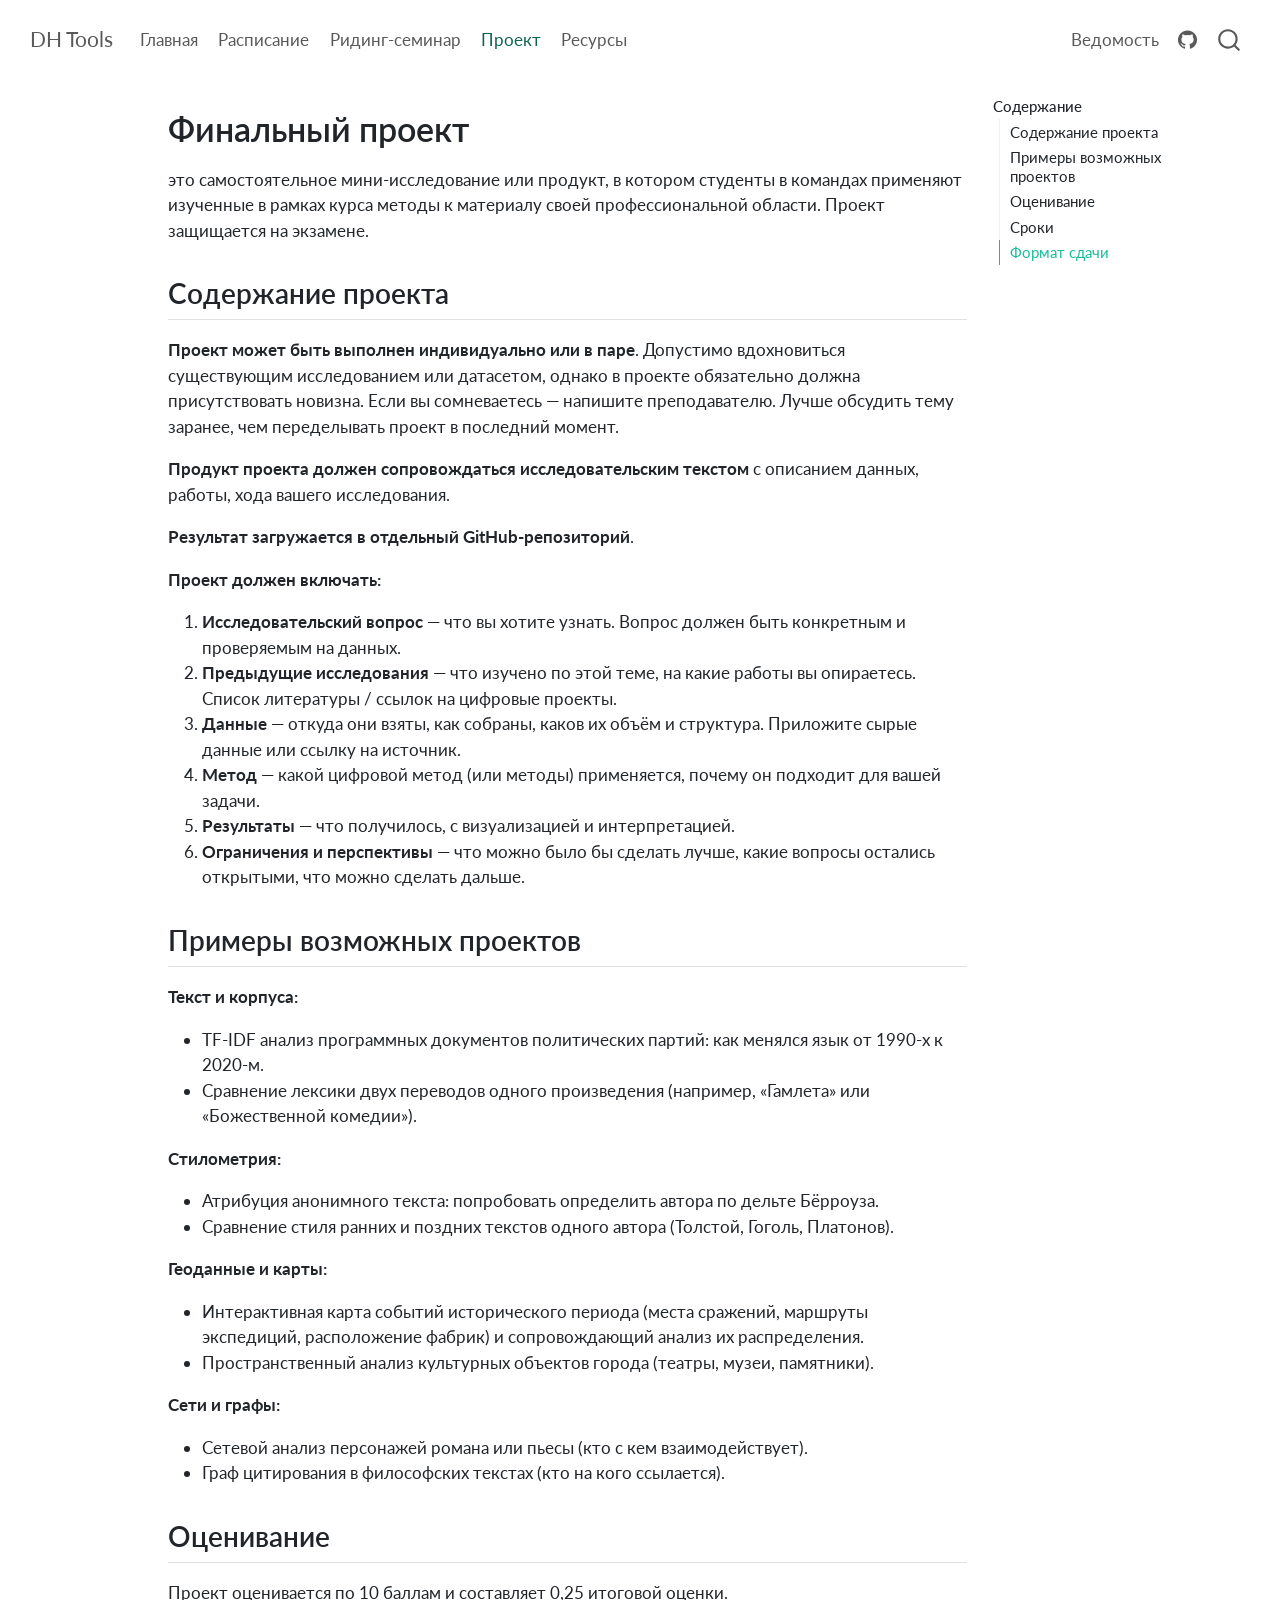
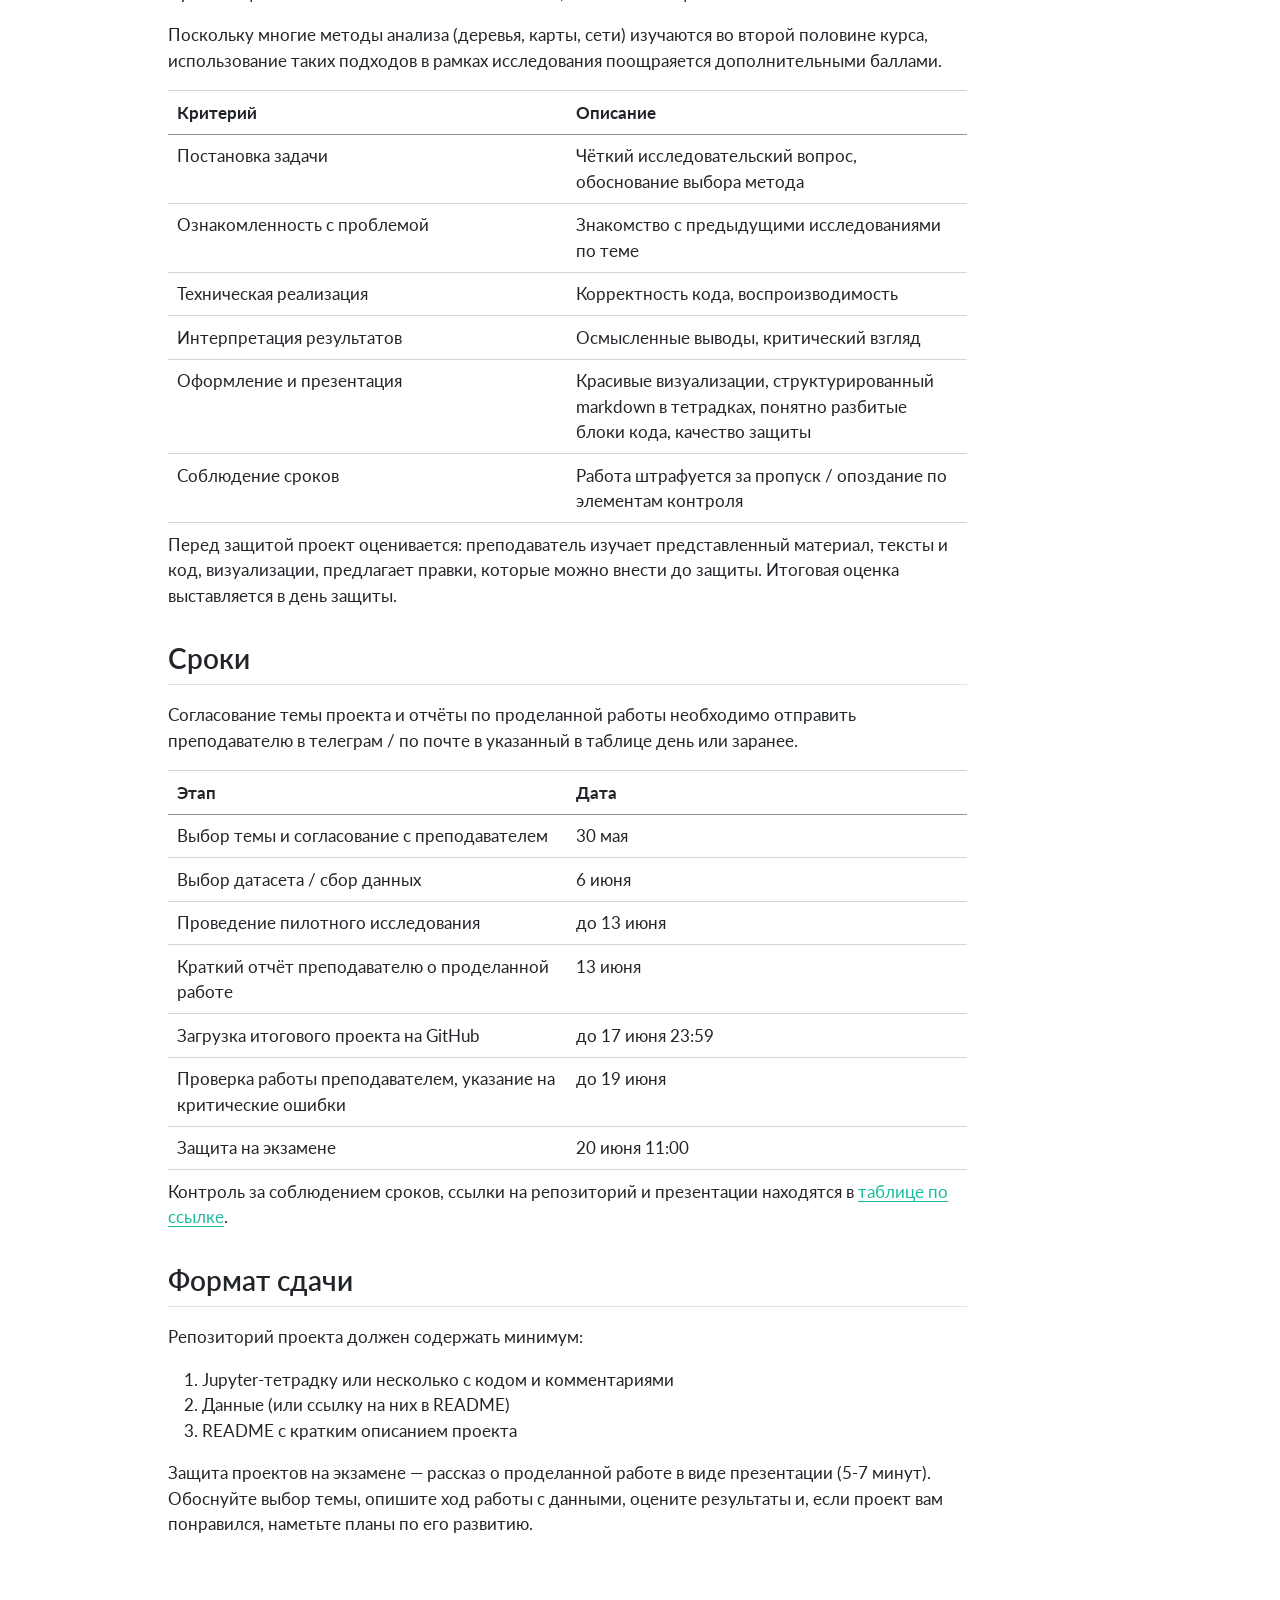
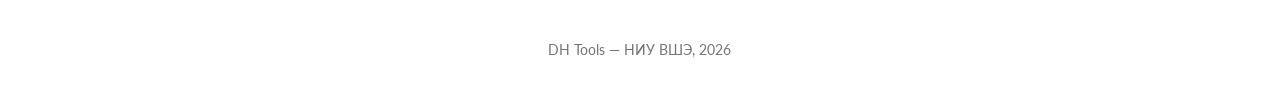
<file: docs/project.html>
<!DOCTYPE html>
<html xmlns="http://www.w3.org/1999/xhtml" lang="ru" xml:lang="ru"><head>

<meta charset="utf-8">
<meta name="generator" content="quarto-1.9.35">

<meta name="viewport" content="width=device-width, initial-scale=1.0, user-scalable=yes">


<title>Финальный проект – DH Tools</title>
<style>
/* Default styles provided by pandoc.
** See https://pandoc.org/MANUAL.html#variables-for-html for config info.
*/
code{white-space: pre-wrap;}
span.smallcaps{font-variant: small-caps;}
div.columns{display: flex; gap: min(4vw, 1.5em);}
div.column{flex: auto; overflow-x: auto;}
div.hanging-indent{margin-left: 1.5em; text-indent: -1.5em;}
ul.task-list{list-style: none;}
ul.task-list li input[type="checkbox"] {
  width: 0.8em;
  margin: 0 0.8em 0.2em -1em; /* quarto-specific, see https://github.com/quarto-dev/quarto-cli/issues/4556 */ 
  vertical-align: middle;
}
</style>


<script src="site_libs/quarto-nav/quarto-nav.js"></script>
<script src="site_libs/quarto-nav/headroom.min.js"></script>
<script src="site_libs/clipboard/clipboard.min.js"></script>
<script src="site_libs/quarto-search/autocomplete.umd.js"></script>
<script src="site_libs/quarto-search/fuse.min.js"></script>
<script src="site_libs/quarto-search/quarto-search.js"></script>
<meta name="quarto:offset" content="./">
<link href="./images/favicon.png" rel="icon" type="image/png">
<script src="site_libs/quarto-html/quarto.js" type="module"></script>
<script src="site_libs/quarto-html/tabsets/tabsets.js" type="module"></script>
<script src="site_libs/quarto-html/popper.min.js"></script>
<script src="site_libs/quarto-html/tippy.umd.min.js"></script>
<script src="site_libs/quarto-html/anchor.min.js"></script>
<link href="site_libs/quarto-html/tippy.css" rel="stylesheet">
<link href="site_libs/quarto-html/quarto-syntax-highlighting-46f66b053e56abd73bb6e954d61a315b.css" rel="stylesheet" id="quarto-text-highlighting-styles">
<script src="site_libs/bootstrap/bootstrap.min.js"></script>
<link href="site_libs/bootstrap/bootstrap-icons.css" rel="stylesheet">
<link href="site_libs/bootstrap/bootstrap-0452e7c00f1295bfc5451bb669a0a920.min.css" rel="stylesheet" append-hash="true" id="quarto-bootstrap" data-mode="light">
<script id="quarto-search-options" type="application/json">{
  "location": "navbar",
  "copy-button": false,
  "collapse-after": 3,
  "panel-placement": "end",
  "type": "overlay",
  "limit": 50,
  "keyboard-shortcut": [
    "f",
    "/",
    "s"
  ],
  "show-item-context": false,
  "language": {
    "search-no-results-text": "Поиск не дал результатов",
    "search-matching-documents-text": "Результаты поиска",
    "search-copy-link-title": "Скопировать ссылку",
    "search-hide-matches-text": "Скрыть дополнительные результаты",
    "search-more-match-text": "дополнительный результат в этом документе",
    "search-more-matches-text": "дополнительных результата(-ов) в этом документе",
    "search-clear-button-title": "Очистить",
    "search-text-placeholder": "",
    "search-detached-cancel-button-title": "Отменить",
    "search-submit-button-title": "Найти",
    "search-label": "Поиск"
  }
}</script>


<link rel="stylesheet" href="styles.css">
</head>

<body class="nav-fixed quarto-light">

<div id="quarto-search-results"></div>
  <header id="quarto-header" class="headroom fixed-top">
    <nav class="navbar navbar-expand-lg " data-bs-theme="dark">
      <div class="navbar-container container-fluid">
      <div class="navbar-brand-container mx-auto">
    <a class="navbar-brand" href="./index.html">
    <span class="navbar-title">DH Tools</span>
    </a>
  </div>
            <div id="quarto-search" class="" title="Поиск"></div>
          <button class="navbar-toggler" type="button" data-bs-toggle="collapse" data-bs-target="#navbarCollapse" aria-controls="navbarCollapse" role="menu" aria-expanded="false" aria-label="Переключить навигацию" onclick="if (window.quartoToggleHeadroom) { window.quartoToggleHeadroom(); }">
  <span class="navbar-toggler-icon"></span>
</button>
          <div class="collapse navbar-collapse" id="navbarCollapse">
            <ul class="navbar-nav navbar-nav-scroll me-auto">
  <li class="nav-item">
    <a class="nav-link" href="./index.html"> 
<span class="menu-text">Главная</span></a>
  </li>  
  <li class="nav-item">
    <a class="nav-link" href="./schedule.html"> 
<span class="menu-text">Расписание</span></a>
  </li>  
  <li class="nav-item">
    <a class="nav-link" href="./readings.html"> 
<span class="menu-text">Ридинг-семинар</span></a>
  </li>  
  <li class="nav-item">
    <a class="nav-link active" href="./project.html" aria-current="page"> 
<span class="menu-text">Проект</span></a>
  </li>  
  <li class="nav-item">
    <a class="nav-link" href="./resources.html"> 
<span class="menu-text">Ресурсы</span></a>
  </li>  
</ul>
            <ul class="navbar-nav navbar-nav-scroll ms-auto">
  <li class="nav-item">
    <a class="nav-link" href="https://docs.google.com/spreadsheets/d/1r0UY9qvdqbFJl7yIVJxvzA6fDhArwUjSczj9emu6JRc/edit?gid=0#gid=0"> 
<span class="menu-text">Ведомость</span></a>
  </li>  
  <li class="nav-item compact">
    <a class="nav-link" href="https://github.com/always1ready/dh-tools"> <i class="bi bi-github" role="img">
</i> 
<span class="menu-text"></span></a>
  </li>  
</ul>
          </div> <!-- /navcollapse -->
            <div class="quarto-navbar-tools">
</div>
      </div> <!-- /container-fluid -->
    </nav>
</header>
<!-- content -->
<div id="quarto-content" class="quarto-container page-columns page-rows-contents page-layout-article page-navbar">
<!-- sidebar -->
<!-- margin-sidebar -->
    <div id="quarto-margin-sidebar" class="sidebar margin-sidebar">
        <nav id="TOC" role="doc-toc" class="toc-active">
    <h2 id="toc-title">Содержание</h2>
   
  <ul>
  <li><a href="#содержание-проекта" id="toc-содержание-проекта" class="nav-link active" data-scroll-target="#содержание-проекта">Содержание проекта</a></li>
  <li><a href="#примеры-возможных-проектов" id="toc-примеры-возможных-проектов" class="nav-link" data-scroll-target="#примеры-возможных-проектов">Примеры возможных проектов</a></li>
  <li><a href="#оценивание" id="toc-оценивание" class="nav-link" data-scroll-target="#оценивание">Оценивание</a></li>
  <li><a href="#сроки" id="toc-сроки" class="nav-link" data-scroll-target="#сроки">Сроки</a></li>
  <li><a href="#формат-сдачи" id="toc-формат-сдачи" class="nav-link" data-scroll-target="#формат-сдачи">Формат сдачи</a></li>
  </ul>
</nav>
    </div>
<!-- main -->
<main class="content" id="quarto-document-content">

<header id="title-block-header" class="quarto-title-block default">
<div class="quarto-title">
<h1 class="title">Финальный проект</h1>
</div>



<div class="quarto-title-meta">

    
  
    
  </div>
  


</header>


<p>это самостоятельное мини-исследование или продукт, в котором студенты в командах применяют изученные в рамках курса методы к материалу своей профессиональной области. Проект защищается на экзамене.</p>
<section id="содержание-проекта" class="level2">
<h2 class="anchored" data-anchor-id="содержание-проекта">Содержание проекта</h2>
<p><strong>Проект может быть выполнен индивидуально или в паре</strong>. Допустимо вдохновиться существующим исследованием или датасетом, однако в проекте обязательно должна присутствовать новизна. Если вы сомневаетесь — напишите преподавателю. Лучше обсудить тему заранее, чем переделывать проект в последний момент.</p>
<p><strong>Продукт проекта должен сопровождаться исследовательским текстом</strong> с описанием данных, работы, хода вашего исследования.</p>
<p><strong>Результат загружается в отдельный GitHub-репозиторий</strong>.</p>
<p><strong>Проект должен включать:</strong></p>
<ol type="1">
<li><strong>Исследовательский вопрос</strong> — что вы хотите узнать. Вопрос должен быть конкретным и проверяемым на данных.</li>
<li><strong>Предыдущие исследования</strong> — что изучено по этой теме, на какие работы вы опираетесь. Список литературы / ссылок на цифровые проекты.</li>
<li><strong>Данные</strong> — откуда они взяты, как собраны, каков их объём и структура. Приложите сырые данные или ссылку на источник.</li>
<li><strong>Метод</strong> — какой цифровой метод (или методы) применяется, почему он подходит для вашей задачи.</li>
<li><strong>Результаты</strong> — что получилось, с визуализацией и интерпретацией.</li>
<li><strong>Ограничения и перспективы</strong> — что можно было бы сделать лучше, какие вопросы остались открытыми, что можно сделать дальше.</li>
</ol>
</section>
<section id="примеры-возможных-проектов" class="level2">
<h2 class="anchored" data-anchor-id="примеры-возможных-проектов">Примеры возможных проектов</h2>
<p><strong>Текст и корпуса:</strong></p>
<ul>
<li>TF-IDF анализ программных документов политических партий: как менялся язык от 1990-х к 2020-м.</li>
<li>Сравнение лексики двух переводов одного произведения (например, «Гамлета» или «Божественной комедии»).</li>
</ul>
<p><strong>Стилометрия:</strong></p>
<ul>
<li>Атрибуция анонимного текста: попробовать определить автора по дельте Бёрроуза.</li>
<li>Сравнение стиля ранних и поздних текстов одного автора (Толстой, Гоголь, Платонов).</li>
</ul>
<p><strong>Геоданные и карты:</strong></p>
<ul>
<li>Интерактивная карта событий исторического периода (места сражений, маршруты экспедиций, расположение фабрик) и сопровождающий анализ их распределения.</li>
<li>Пространственный анализ культурных объектов города (театры, музеи, памятники).</li>
</ul>
<p><strong>Сети и графы:</strong></p>
<ul>
<li>Сетевой анализ персонажей романа или пьесы (кто с кем взаимодействует).</li>
<li>Граф цитирования в философских текстах (кто на кого ссылается).</li>
</ul>
</section>
<section id="оценивание" class="level2">
<h2 class="anchored" data-anchor-id="оценивание">Оценивание</h2>
<p>Проект оценивается по 10 баллам и составляет 0,25 итоговой оценки.</p>
<p>Поскольку многие методы анализа (деревья, карты, сети) изучаются во второй половине курса, использование таких подходов в рамках исследования поощраяется дополнительными баллами.</p>
<table class="caption-top table">
<colgroup>
<col style="width: 50%">
<col style="width: 50%">
</colgroup>
<thead>
<tr class="header">
<th>Критерий</th>
<th>Описание</th>
</tr>
</thead>
<tbody>
<tr class="odd">
<td>Постановка задачи</td>
<td>Чёткий исследовательский вопрос, обоснование выбора метода</td>
</tr>
<tr class="even">
<td>Ознакомленность с проблемой</td>
<td>Знакомство с предыдущими исследованиями по теме</td>
</tr>
<tr class="odd">
<td>Техническая реализация</td>
<td>Корректность кода, воспроизводимость</td>
</tr>
<tr class="even">
<td>Интерпретация результатов</td>
<td>Осмысленные выводы, критический взгляд</td>
</tr>
<tr class="odd">
<td>Оформление и презентация</td>
<td>Красивые визуализации, структурированный markdown в тетрадках, понятно разбитые блоки кода, качество защиты</td>
</tr>
<tr class="even">
<td>Соблюдение сроков</td>
<td>Работа штрафуется за пропуск / опоздание по элементам контроля</td>
</tr>
</tbody>
</table>
<p>Перед защитой проект оценивается: преподаватель изучает представленный материал, тексты и код, визуализации, предлагает правки, которые можно внести до защиты. Итоговая оценка выставляется в день защиты.</p>
</section>
<section id="сроки" class="level2">
<h2 class="anchored" data-anchor-id="сроки">Сроки</h2>
<p>Согласование темы проекта и отчёты по проделанной работы необходимо отправить преподавателю в телеграм / по почте в указанный в таблице день или заранее.</p>
<table class="caption-top table">
<colgroup>
<col style="width: 50%">
<col style="width: 50%">
</colgroup>
<thead>
<tr class="header">
<th>Этап</th>
<th>Дата</th>
</tr>
</thead>
<tbody>
<tr class="odd">
<td>Выбор темы и согласование с преподавателем</td>
<td>30 мая</td>
</tr>
<tr class="even">
<td>Выбор датасета / сбор данных</td>
<td>6 июня</td>
</tr>
<tr class="odd">
<td>Проведение пилотного исследования</td>
<td>до 13 июня</td>
</tr>
<tr class="even">
<td>Краткий отчёт преподавателю о проделанной работе</td>
<td>13 июня</td>
</tr>
<tr class="odd">
<td>Загрузка итогового проекта на GitHub</td>
<td>до 17 июня 23:59</td>
</tr>
<tr class="even">
<td>Проверка работы преподавателем, указание на критические ошибки</td>
<td>до 19 июня</td>
</tr>
<tr class="odd">
<td>Защита на экзамене</td>
<td>20 июня 11:00</td>
</tr>
</tbody>
</table>
<p>Контроль за соблюдением сроков, ссылки на репозиторий и презентации находятся в <a href="https://docs.google.com/spreadsheets/d/1r0UY9qvdqbFJl7yIVJxvzA6fDhArwUjSczj9emu6JRc/edit?gid=1933220036#gid=1933220036">таблице по ссылке</a>.</p>
</section>
<section id="формат-сдачи" class="level2">
<h2 class="anchored" data-anchor-id="формат-сдачи">Формат сдачи</h2>
<p>Репозиторий проекта должен содержать минимум:</p>
<ol type="1">
<li>Jupyter-тетрадку или несколько с кодом и комментариями</li>
<li>Данные (или ссылку на них в README)</li>
<li>README с кратким описанием проекта</li>
</ol>
<p>Защита проектов на экзамене — рассказ о проделанной работе в виде презентации (5-7 минут). Обоснуйте выбор темы, опишите ход работы с данными, оцените результаты и, если проект вам понравился, наметьте планы по его развитию.</p>


</section>

</main> <!-- /main -->
<script id="quarto-html-after-body" type="application/javascript">
  window.document.addEventListener("DOMContentLoaded", function (event) {
    const icon = "";
    const anchorJS = new window.AnchorJS();
    anchorJS.options = {
      placement: 'right',
      icon: icon
    };
    anchorJS.add('.anchored');
    const isCodeAnnotation = (el) => {
      for (const clz of el.classList) {
        if (clz.startsWith('code-annotation-')) {                     
          return true;
        }
      }
      return false;
    }
    const onCopySuccess = function(e) {
      // button target
      const button = e.trigger;
      // don't keep focus
      button.blur();
      // flash "checked"
      button.classList.add('code-copy-button-checked');
      var currentTitle = button.getAttribute("title");
      button.setAttribute("title", "Скопировано");
      let tooltip;
      if (window.bootstrap) {
        button.setAttribute("data-bs-toggle", "tooltip");
        button.setAttribute("data-bs-placement", "left");
        button.setAttribute("data-bs-title", "Скопировано");
        tooltip = new bootstrap.Tooltip(button, 
          { trigger: "manual", 
            customClass: "code-copy-button-tooltip",
            offset: [0, -8]});
        tooltip.show();    
      }
      setTimeout(function() {
        if (tooltip) {
          tooltip.hide();
          button.removeAttribute("data-bs-title");
          button.removeAttribute("data-bs-toggle");
          button.removeAttribute("data-bs-placement");
        }
        button.setAttribute("title", currentTitle);
        button.classList.remove('code-copy-button-checked');
      }, 1000);
      // clear code selection
      e.clearSelection();
    }
    const getTextToCopy = function(trigger) {
      const outerScaffold = trigger.parentElement.cloneNode(true);
      const codeEl = outerScaffold.querySelector('code');
      for (const childEl of codeEl.children) {
        if (isCodeAnnotation(childEl)) {
          childEl.remove();
        }
      }
      return codeEl.innerText;
    }
    const clipboard = new window.ClipboardJS('.code-copy-button:not([data-in-quarto-modal])', {
      text: getTextToCopy
    });
    clipboard.on('success', onCopySuccess);
    if (window.document.getElementById('quarto-embedded-source-code-modal')) {
      const clipboardModal = new window.ClipboardJS('.code-copy-button[data-in-quarto-modal]', {
        text: getTextToCopy,
        container: window.document.getElementById('quarto-embedded-source-code-modal')
      });
      clipboardModal.on('success', onCopySuccess);
    }
      var localhostRegex = new RegExp(/^(?:http|https):\/\/localhost\:?[0-9]*\//);
      var mailtoRegex = new RegExp(/^mailto:/);
        var filterRegex = new RegExp('/' + window.location.host + '/');
      var isInternal = (href) => {
          return filterRegex.test(href) || localhostRegex.test(href) || mailtoRegex.test(href);
      }
      // Inspect non-navigation links and adorn them if external
     var links = window.document.querySelectorAll('a[href]:not(.nav-link):not(.navbar-brand):not(.toc-action):not(.sidebar-link):not(.sidebar-item-toggle):not(.pagination-link):not(.no-external):not([aria-hidden]):not(.dropdown-item):not(.quarto-navigation-tool):not(.about-link)');
      for (var i=0; i<links.length; i++) {
        const link = links[i];
        if (!isInternal(link.href)) {
          // undo the damage that might have been done by quarto-nav.js in the case of
          // links that we want to consider external
          if (link.dataset.originalHref !== undefined) {
            link.href = link.dataset.originalHref;
          }
        }
      }
    function tippyHover(el, contentFn, onTriggerFn, onUntriggerFn) {
      const config = {
        allowHTML: true,
        maxWidth: 500,
        delay: 100,
        arrow: false,
        appendTo: function(el) {
            return el.parentElement;
        },
        interactive: true,
        interactiveBorder: 10,
        theme: 'quarto',
        placement: 'bottom-start',
      };
      if (contentFn) {
        config.content = contentFn;
      }
      if (onTriggerFn) {
        config.onTrigger = onTriggerFn;
      }
      if (onUntriggerFn) {
        config.onUntrigger = onUntriggerFn;
      }
      window.tippy(el, config); 
    }
    const noterefs = window.document.querySelectorAll('a[role="doc-noteref"]');
    for (var i=0; i<noterefs.length; i++) {
      const ref = noterefs[i];
      tippyHover(ref, function() {
        // use id or data attribute instead here
        let href = ref.getAttribute('data-footnote-href') || ref.getAttribute('href');
        try { href = new URL(href).hash; } catch {}
        const id = href.replace(/^#\/?/, "");
        const note = window.document.getElementById(id);
        if (note) {
          return note.innerHTML;
        } else {
          return "";
        }
      });
    }
    const xrefs = window.document.querySelectorAll('a.quarto-xref');
    const processXRef = (id, note) => {
      // Strip column container classes
      const stripColumnClz = (el) => {
        el.classList.remove("page-full", "page-columns");
        if (el.children) {
          for (const child of el.children) {
            stripColumnClz(child);
          }
        }
      }
      stripColumnClz(note)
      if (id === null || id.startsWith('sec-')) {
        // Special case sections, only their first couple elements
        const container = document.createElement("div");
        if (note.children && note.children.length > 2) {
          container.appendChild(note.children[0].cloneNode(true));
          for (let i = 1; i < note.children.length; i++) {
            const child = note.children[i];
            if (child.tagName === "P" && child.innerText === "") {
              continue;
            } else {
              container.appendChild(child.cloneNode(true));
              break;
            }
          }
          if (window.Quarto?.typesetMath) {
            window.Quarto.typesetMath(container);
          }
          return container.innerHTML
        } else {
          if (window.Quarto?.typesetMath) {
            window.Quarto.typesetMath(note);
          }
          return note.innerHTML;
        }
      } else {
        // Remove any anchor links if they are present
        const anchorLink = note.querySelector('a.anchorjs-link');
        if (anchorLink) {
          anchorLink.remove();
        }
        if (window.Quarto?.typesetMath) {
          window.Quarto.typesetMath(note);
        }
        if (note.classList.contains("callout")) {
          return note.outerHTML;
        } else {
          return note.innerHTML;
        }
      }
    }
    for (var i=0; i<xrefs.length; i++) {
      const xref = xrefs[i];
      tippyHover(xref, undefined, function(instance) {
        instance.disable();
        let url = xref.getAttribute('href');
        let hash = undefined; 
        if (url.startsWith('#')) {
          hash = url;
        } else {
          try { hash = new URL(url).hash; } catch {}
        }
        if (hash) {
          const id = hash.replace(/^#\/?/, "");
          const note = window.document.getElementById(id);
          if (note !== null) {
            try {
              const html = processXRef(id, note.cloneNode(true));
              instance.setContent(html);
            } finally {
              instance.enable();
              instance.show();
            }
          } else {
            // See if we can fetch this
            fetch(url.split('#')[0])
            .then(res => res.text())
            .then(html => {
              const parser = new DOMParser();
              const htmlDoc = parser.parseFromString(html, "text/html");
              const note = htmlDoc.getElementById(id);
              if (note !== null) {
                const html = processXRef(id, note);
                instance.setContent(html);
              } 
            }).finally(() => {
              instance.enable();
              instance.show();
            });
          }
        } else {
          // See if we can fetch a full url (with no hash to target)
          // This is a special case and we should probably do some content thinning / targeting
          fetch(url)
          .then(res => res.text())
          .then(html => {
            const parser = new DOMParser();
            const htmlDoc = parser.parseFromString(html, "text/html");
            const note = htmlDoc.querySelector('main.content');
            if (note !== null) {
              // This should only happen for chapter cross references
              // (since there is no id in the URL)
              // remove the first header
              if (note.children.length > 0 && note.children[0].tagName === "HEADER") {
                note.children[0].remove();
              }
              const html = processXRef(null, note);
              instance.setContent(html);
            } 
          }).finally(() => {
            instance.enable();
            instance.show();
          });
        }
      }, function(instance) {
      });
    }
        let selectedAnnoteEl;
        const selectorForAnnotation = ( cell, annotation) => {
          let cellAttr = 'data-code-cell="' + cell + '"';
          let lineAttr = 'data-code-annotation="' +  annotation + '"';
          const selector = 'span[' + cellAttr + '][' + lineAttr + ']';
          return selector;
        }
        const selectCodeLines = (annoteEl) => {
          const doc = window.document;
          const targetCell = annoteEl.getAttribute("data-target-cell");
          const targetAnnotation = annoteEl.getAttribute("data-target-annotation");
          const annoteSpan = window.document.querySelector(selectorForAnnotation(targetCell, targetAnnotation));
          const lines = annoteSpan.getAttribute("data-code-lines").split(",");
          const lineIds = lines.map((line) => {
            return targetCell + "-" + line;
          })
          let top = null;
          let height = null;
          let parent = null;
          if (lineIds.length > 0) {
              //compute the position of the single el (top and bottom and make a div)
              const el = window.document.getElementById(lineIds[0]);
              top = el.offsetTop;
              height = el.offsetHeight;
              parent = el.parentElement.parentElement;
            if (lineIds.length > 1) {
              const lastEl = window.document.getElementById(lineIds[lineIds.length - 1]);
              const bottom = lastEl.offsetTop + lastEl.offsetHeight;
              height = bottom - top;
            }
            if (top !== null && height !== null && parent !== null) {
              // cook up a div (if necessary) and position it 
              let div = window.document.getElementById("code-annotation-line-highlight");
              if (div === null) {
                div = window.document.createElement("div");
                div.setAttribute("id", "code-annotation-line-highlight");
                div.style.position = 'absolute';
                parent.appendChild(div);
              }
              div.style.top = top - 2 + "px";
              div.style.height = height + 4 + "px";
              div.style.left = 0;
              let gutterDiv = window.document.getElementById("code-annotation-line-highlight-gutter");
              if (gutterDiv === null) {
                gutterDiv = window.document.createElement("div");
                gutterDiv.setAttribute("id", "code-annotation-line-highlight-gutter");
                gutterDiv.style.position = 'absolute';
                const codeCell = window.document.getElementById(targetCell);
                const gutter = codeCell.querySelector('.code-annotation-gutter');
                gutter.appendChild(gutterDiv);
              }
              gutterDiv.style.top = top - 2 + "px";
              gutterDiv.style.height = height + 4 + "px";
            }
            selectedAnnoteEl = annoteEl;
          }
        };
        const unselectCodeLines = () => {
          const elementsIds = ["code-annotation-line-highlight", "code-annotation-line-highlight-gutter"];
          elementsIds.forEach((elId) => {
            const div = window.document.getElementById(elId);
            if (div) {
              div.remove();
            }
          });
          selectedAnnoteEl = undefined;
        };
          // Handle positioning of the toggle
      window.addEventListener(
        "resize",
        throttle(() => {
          elRect = undefined;
          if (selectedAnnoteEl) {
            selectCodeLines(selectedAnnoteEl);
          }
        }, 10)
      );
      function throttle(fn, ms) {
      let throttle = false;
      let timer;
        return (...args) => {
          if(!throttle) { // first call gets through
              fn.apply(this, args);
              throttle = true;
          } else { // all the others get throttled
              if(timer) clearTimeout(timer); // cancel #2
              timer = setTimeout(() => {
                fn.apply(this, args);
                timer = throttle = false;
              }, ms);
          }
        };
      }
        // Attach click handler to the DT
        const annoteDls = window.document.querySelectorAll('dt[data-target-cell]');
        for (const annoteDlNode of annoteDls) {
          annoteDlNode.addEventListener('click', (event) => {
            const clickedEl = event.target;
            if (clickedEl !== selectedAnnoteEl) {
              unselectCodeLines();
              const activeEl = window.document.querySelector('dt[data-target-cell].code-annotation-active');
              if (activeEl) {
                activeEl.classList.remove('code-annotation-active');
              }
              selectCodeLines(clickedEl);
              clickedEl.classList.add('code-annotation-active');
            } else {
              // Unselect the line
              unselectCodeLines();
              clickedEl.classList.remove('code-annotation-active');
            }
          });
        }
    const findCites = (el) => {
      const parentEl = el.parentElement;
      if (parentEl) {
        const cites = parentEl.dataset.cites;
        if (cites) {
          return {
            el,
            cites: cites.split(' ')
          };
        } else {
          return findCites(el.parentElement)
        }
      } else {
        return undefined;
      }
    };
    var bibliorefs = window.document.querySelectorAll('a[role="doc-biblioref"]');
    for (var i=0; i<bibliorefs.length; i++) {
      const ref = bibliorefs[i];
      const citeInfo = findCites(ref);
      if (citeInfo) {
        tippyHover(citeInfo.el, function() {
          var popup = window.document.createElement('div');
          citeInfo.cites.forEach(function(cite) {
            var citeDiv = window.document.createElement('div');
            citeDiv.classList.add('hanging-indent');
            citeDiv.classList.add('csl-entry');
            var biblioDiv = window.document.getElementById('ref-' + cite);
            if (biblioDiv) {
              citeDiv.innerHTML = biblioDiv.innerHTML;
            }
            popup.appendChild(citeDiv);
          });
          return popup.innerHTML;
        });
      }
    }
  });
  </script>
</div> <!-- /content -->
<footer class="footer">
  <div class="nav-footer">
    <div class="nav-footer-left">
      &nbsp;
    </div>   
    <div class="nav-footer-center">
<p>DH Tools — НИУ ВШЭ, 2026</p>
</div>
    <div class="nav-footer-right">
      &nbsp;
    </div>
  </div>
</footer>




</body></html>
</file>
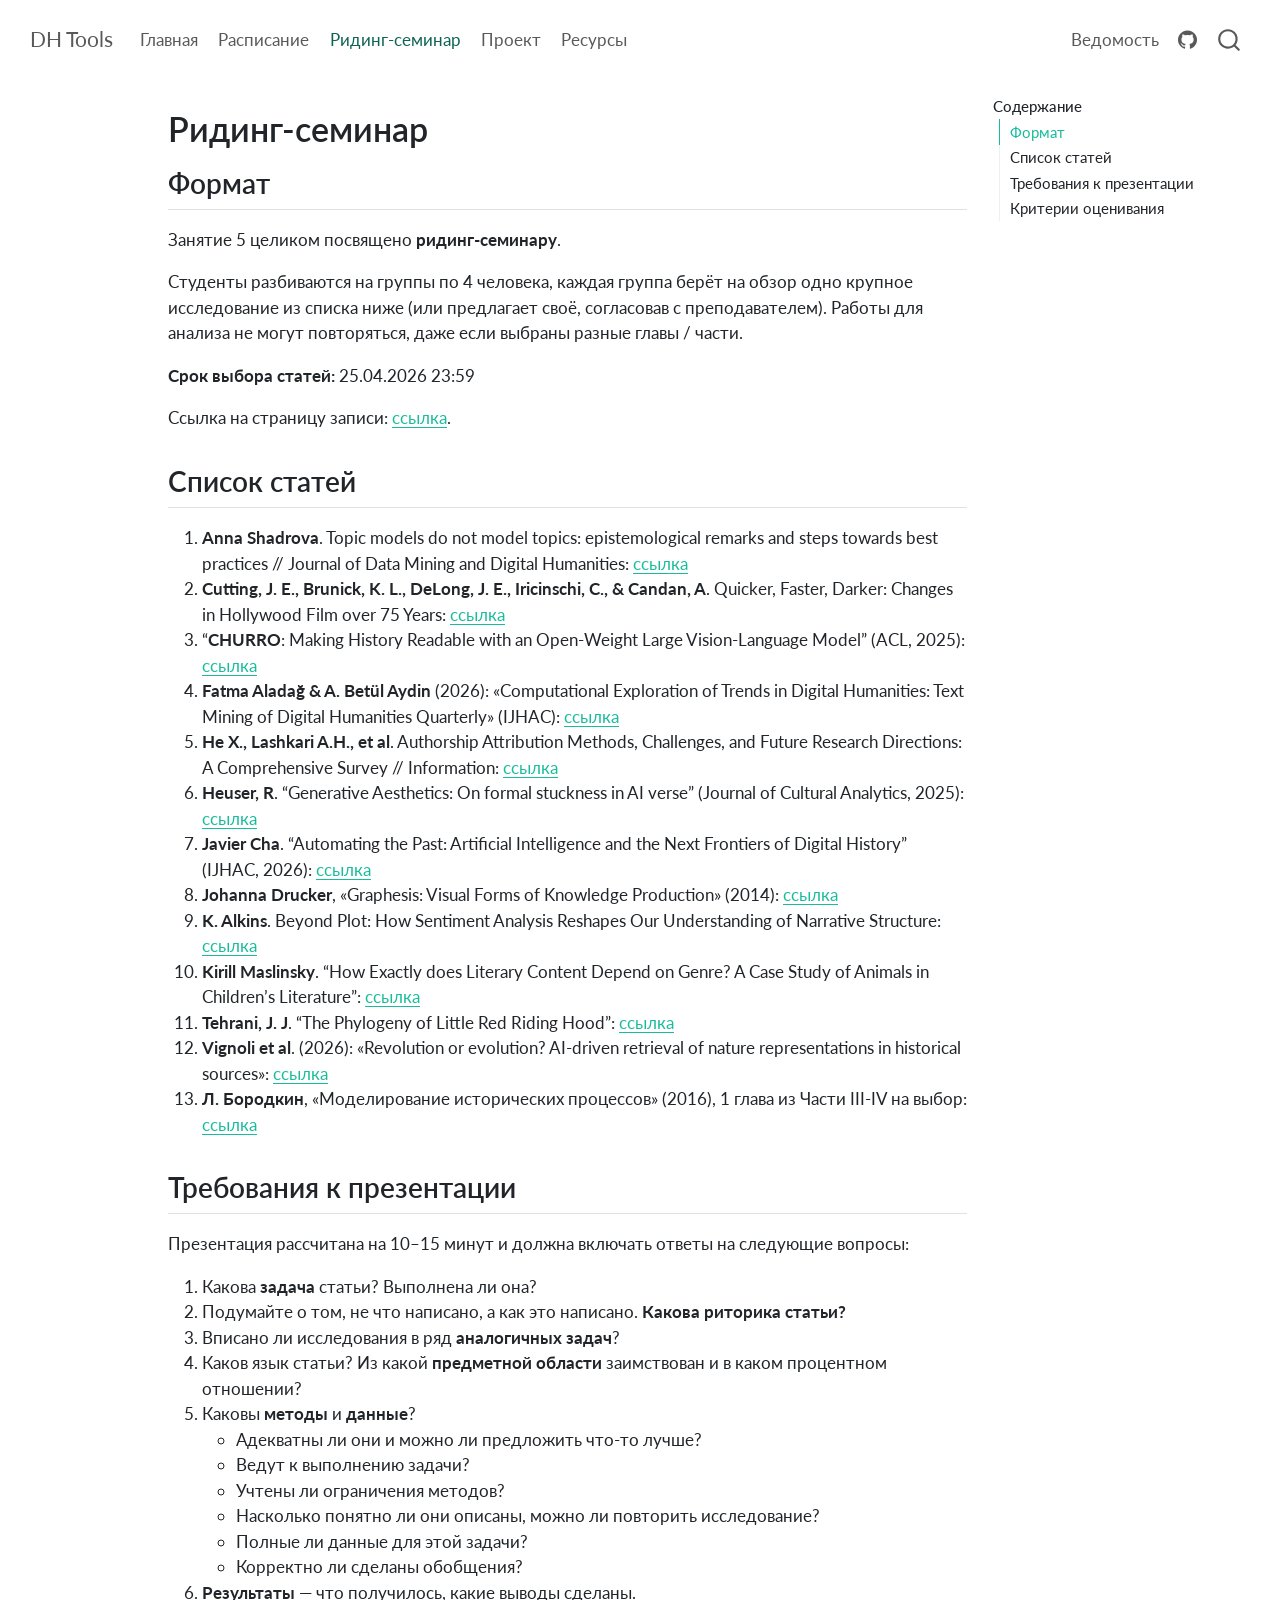
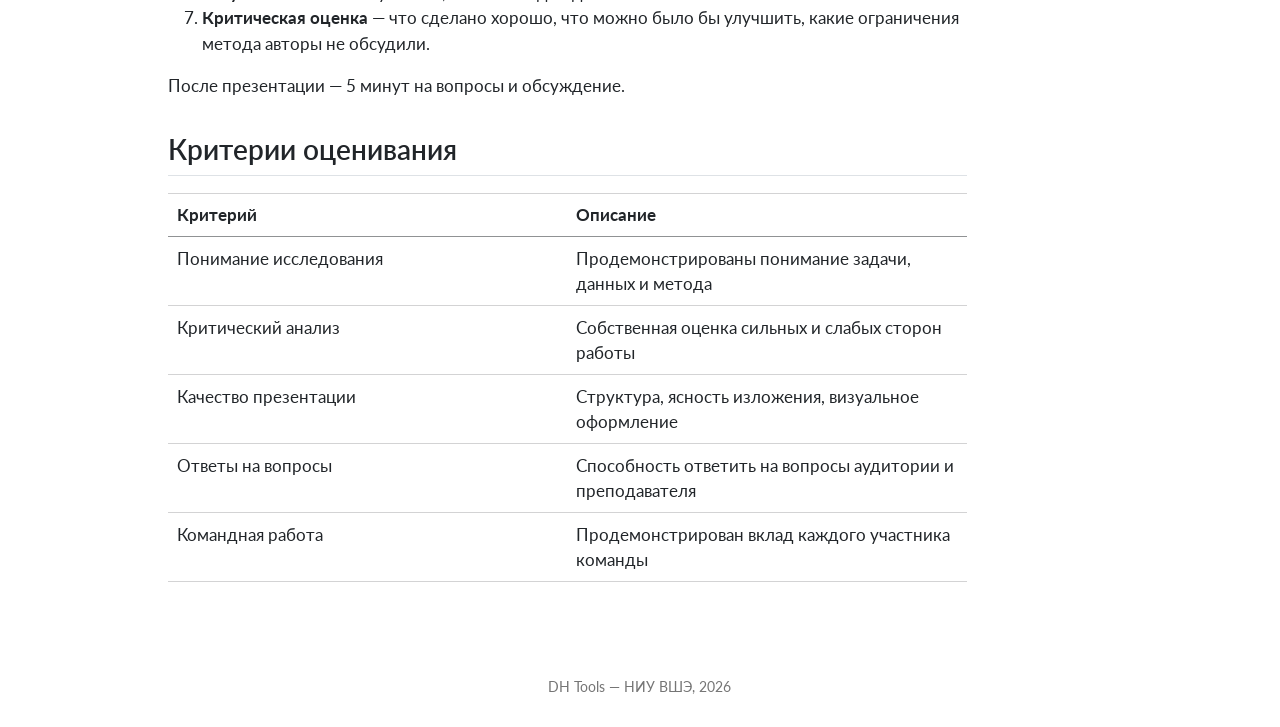
<file: docs/readings.html>
<!DOCTYPE html>
<html xmlns="http://www.w3.org/1999/xhtml" lang="ru" xml:lang="ru"><head>

<meta charset="utf-8">
<meta name="generator" content="quarto-1.9.35">

<meta name="viewport" content="width=device-width, initial-scale=1.0, user-scalable=yes">


<title>Ридинг-семинар – DH Tools</title>
<style>
/* Default styles provided by pandoc.
** See https://pandoc.org/MANUAL.html#variables-for-html for config info.
*/
code{white-space: pre-wrap;}
span.smallcaps{font-variant: small-caps;}
div.columns{display: flex; gap: min(4vw, 1.5em);}
div.column{flex: auto; overflow-x: auto;}
div.hanging-indent{margin-left: 1.5em; text-indent: -1.5em;}
ul.task-list{list-style: none;}
ul.task-list li input[type="checkbox"] {
  width: 0.8em;
  margin: 0 0.8em 0.2em -1em; /* quarto-specific, see https://github.com/quarto-dev/quarto-cli/issues/4556 */ 
  vertical-align: middle;
}
</style>


<script src="site_libs/quarto-nav/quarto-nav.js"></script>
<script src="site_libs/quarto-nav/headroom.min.js"></script>
<script src="site_libs/clipboard/clipboard.min.js"></script>
<script src="site_libs/quarto-search/autocomplete.umd.js"></script>
<script src="site_libs/quarto-search/fuse.min.js"></script>
<script src="site_libs/quarto-search/quarto-search.js"></script>
<meta name="quarto:offset" content="./">
<link href="./images/favicon.png" rel="icon" type="image/png">
<script src="site_libs/quarto-html/quarto.js" type="module"></script>
<script src="site_libs/quarto-html/tabsets/tabsets.js" type="module"></script>
<script src="site_libs/quarto-html/popper.min.js"></script>
<script src="site_libs/quarto-html/tippy.umd.min.js"></script>
<script src="site_libs/quarto-html/anchor.min.js"></script>
<link href="site_libs/quarto-html/tippy.css" rel="stylesheet">
<link href="site_libs/quarto-html/quarto-syntax-highlighting-46f66b053e56abd73bb6e954d61a315b.css" rel="stylesheet" id="quarto-text-highlighting-styles">
<script src="site_libs/bootstrap/bootstrap.min.js"></script>
<link href="site_libs/bootstrap/bootstrap-icons.css" rel="stylesheet">
<link href="site_libs/bootstrap/bootstrap-0452e7c00f1295bfc5451bb669a0a920.min.css" rel="stylesheet" append-hash="true" id="quarto-bootstrap" data-mode="light">
<script id="quarto-search-options" type="application/json">{
  "location": "navbar",
  "copy-button": false,
  "collapse-after": 3,
  "panel-placement": "end",
  "type": "overlay",
  "limit": 50,
  "keyboard-shortcut": [
    "f",
    "/",
    "s"
  ],
  "show-item-context": false,
  "language": {
    "search-no-results-text": "Поиск не дал результатов",
    "search-matching-documents-text": "Результаты поиска",
    "search-copy-link-title": "Скопировать ссылку",
    "search-hide-matches-text": "Скрыть дополнительные результаты",
    "search-more-match-text": "дополнительный результат в этом документе",
    "search-more-matches-text": "дополнительных результата(-ов) в этом документе",
    "search-clear-button-title": "Очистить",
    "search-text-placeholder": "",
    "search-detached-cancel-button-title": "Отменить",
    "search-submit-button-title": "Найти",
    "search-label": "Поиск"
  }
}</script>


<link rel="stylesheet" href="styles.css">
</head>

<body class="nav-fixed quarto-light">

<div id="quarto-search-results"></div>
  <header id="quarto-header" class="headroom fixed-top">
    <nav class="navbar navbar-expand-lg " data-bs-theme="dark">
      <div class="navbar-container container-fluid">
      <div class="navbar-brand-container mx-auto">
    <a class="navbar-brand" href="./index.html">
    <span class="navbar-title">DH Tools</span>
    </a>
  </div>
            <div id="quarto-search" class="" title="Поиск"></div>
          <button class="navbar-toggler" type="button" data-bs-toggle="collapse" data-bs-target="#navbarCollapse" aria-controls="navbarCollapse" role="menu" aria-expanded="false" aria-label="Переключить навигацию" onclick="if (window.quartoToggleHeadroom) { window.quartoToggleHeadroom(); }">
  <span class="navbar-toggler-icon"></span>
</button>
          <div class="collapse navbar-collapse" id="navbarCollapse">
            <ul class="navbar-nav navbar-nav-scroll me-auto">
  <li class="nav-item">
    <a class="nav-link" href="./index.html"> 
<span class="menu-text">Главная</span></a>
  </li>  
  <li class="nav-item">
    <a class="nav-link" href="./schedule.html"> 
<span class="menu-text">Расписание</span></a>
  </li>  
  <li class="nav-item">
    <a class="nav-link active" href="./readings.html" aria-current="page"> 
<span class="menu-text">Ридинг-семинар</span></a>
  </li>  
  <li class="nav-item">
    <a class="nav-link" href="./project.html"> 
<span class="menu-text">Проект</span></a>
  </li>  
  <li class="nav-item">
    <a class="nav-link" href="./resources.html"> 
<span class="menu-text">Ресурсы</span></a>
  </li>  
</ul>
            <ul class="navbar-nav navbar-nav-scroll ms-auto">
  <li class="nav-item">
    <a class="nav-link" href="https://docs.google.com/spreadsheets/d/1r0UY9qvdqbFJl7yIVJxvzA6fDhArwUjSczj9emu6JRc/edit?gid=0#gid=0"> 
<span class="menu-text">Ведомость</span></a>
  </li>  
  <li class="nav-item compact">
    <a class="nav-link" href="https://github.com/always1ready/dh-tools"> <i class="bi bi-github" role="img">
</i> 
<span class="menu-text"></span></a>
  </li>  
</ul>
          </div> <!-- /navcollapse -->
            <div class="quarto-navbar-tools">
</div>
      </div> <!-- /container-fluid -->
    </nav>
</header>
<!-- content -->
<div id="quarto-content" class="quarto-container page-columns page-rows-contents page-layout-article page-navbar">
<!-- sidebar -->
<!-- margin-sidebar -->
    <div id="quarto-margin-sidebar" class="sidebar margin-sidebar">
        <nav id="TOC" role="doc-toc" class="toc-active">
    <h2 id="toc-title">Содержание</h2>
   
  <ul>
  <li><a href="#формат" id="toc-формат" class="nav-link active" data-scroll-target="#формат">Формат</a></li>
  <li><a href="#список-статей" id="toc-список-статей" class="nav-link" data-scroll-target="#список-статей">Список статей</a></li>
  <li><a href="#требования-к-презентации" id="toc-требования-к-презентации" class="nav-link" data-scroll-target="#требования-к-презентации">Требования к презентации</a></li>
  <li><a href="#критерии-оценивания" id="toc-критерии-оценивания" class="nav-link" data-scroll-target="#критерии-оценивания">Критерии оценивания</a></li>
  </ul>
</nav>
    </div>
<!-- main -->
<main class="content" id="quarto-document-content">

<header id="title-block-header" class="quarto-title-block default">
<div class="quarto-title">
<h1 class="title">Ридинг-семинар</h1>
</div>



<div class="quarto-title-meta">

    
  
    
  </div>
  


</header>


<section id="формат" class="level2">
<h2 class="anchored" data-anchor-id="формат">Формат</h2>
<p>Занятие 5 целиком посвящено <strong>ридинг-семинару</strong>.</p>
<p>Студенты разбиваются на группы по 4 человека, каждая группа берёт на обзор одно крупное исследование из списка ниже (или предлагает своё, согласовав с преподавателем). Работы для анализа не могут повторяться, даже если выбраны разные главы / части.</p>
<p><strong>Срок выбора статей:</strong> 25.04.2026 23:59</p>
<p>Ссылка на страницу записи: <a href="https://docs.google.com/spreadsheets/d/1r0UY9qvdqbFJl7yIVJxvzA6fDhArwUjSczj9emu6JRc/edit?gid=1009180757#gid=1009180757">ссылка</a>.</p>
</section>
<section id="список-статей" class="level2">
<h2 class="anchored" data-anchor-id="список-статей">Список статей</h2>
<ol type="1">
<li><strong>Anna Shadrova</strong>. Topic models do not model topics: epistemological remarks and steps towards best practices // Journal of Data Mining and Digital Humanities: <a href="https://jdmdh.episciences.org/8608/pdf">ссылка</a></li>
<li><strong>Cutting, J. E., Brunick, K. L., DeLong, J. E., Iricinschi, C., &amp; Candan, A</strong>. Quicker, Faster, Darker: Changes in Hollywood Film over 75 Years: <a href="https://journals.sagepub.com/doi/10.1068/i0441aap">ссылка</a></li>
<li>“<strong>CHURRO</strong>: Making History Readable with an Open-Weight Large Vision-Language Model” (ACL, 2025): <a href="https://aclanthology.org/2025.emnlp-main.1763/">ссылка</a></li>
<li><strong>Fatma Aladağ &amp; A. Betül Aydin</strong> (2026): «Computational Exploration of Trends in Digital Humanities: Text Mining of Digital Humanities Quarterly» (IJHAC): <a href="https://www.researchgate.net/publication/402694307_Computational_Exploration_of_Trends_in_Digital_Humanities_Text_Mining_of_Digital_Humanities_Quarterly">ссылка</a></li>
<li><strong>He X., Lashkari A.H., et al</strong>. Authorship Attribution Methods, Challenges, and Future Research Directions: A Comprehensive Survey // Information: <a href="https://www.mdpi.com/2078-2489/15/3/131">ссылка</a></li>
<li><strong>Heuser, R</strong>. “Generative Aesthetics: On formal stuckness in AI verse” (Journal of Cultural Analytics, 2025): <a href="https://www.researchgate.net/publication/396414404_Generative_Aesthetics_On_formal_stuckness_in_AI_verse">ссылка</a></li>
<li><strong>Javier Cha</strong>. “Automating the Past: Artificial Intelligence and the Next Frontiers of Digital History” (IJHAC, 2026): <a href="https://www.euppublishing.com/doi/10.3366/ijhac.2026.0361">ссылка</a></li>
<li><strong>Johanna Drucker</strong>, «Graphesis: Visual Forms of Knowledge Production» (2014): <a href="https://monoskop.org/images/2/2a/Drucker_Johanna_Graphesis_Visual_Forms_of_Knowledge_Production.pdf">ссылка</a></li>
<li><strong>K. Alkins</strong>. Beyond Plot: How Sentiment Analysis Reshapes Our Understanding of Narrative Structure: <a href="https://www.researchgate.net/publication/395489580_Beyond_Plot_How_Sentiment_Analysis_Reshapes_Our_Understanding_of_Narrative_Structure">ссылка</a></li>
<li><strong>Kirill Maslinsky</strong>. “How Exactly does Literary Content Depend on Genre? A Case Study of Animals in Children’s Literature”: <a href="https://ceur-ws.org/Vol-3558/paper1346.pdf">ссылка</a></li>
<li><strong>Tehrani, J. J</strong>. “The Phylogeny of Little Red Riding Hood”: <a href="https://journals.plos.org/plosone/article?id=10.1371/journal.pone.0078871">ссылка</a></li>
<li><strong>Vignoli et al</strong>. (2026): «Revolution or evolution? AI-driven retrieval of nature representations in historical sources»: <a href="https://www.researchgate.net/publication/377436035_Michela_Vignoli_Doris_Gruber_Rainer_Simon_Axel_Weissenfeld_'Impact_of_AI_Game-changer_for_Image_Classification_in_Historical_Research'_in_Melanie_Althage_Martin_Droge_Torsten_Hiltmann_Claudia_Prinz_ed">ссылка</a></li>
<li><strong>Л. Бородкин</strong>, «Моделирование исторических процессов» (2016), 1 глава из Части III-IV на выбор: <a href="https://www.hist.msu.ru/upload/iblock/656/53051ft.pdf">ссылка</a></li>
</ol>
</section>
<section id="требования-к-презентации" class="level2">
<h2 class="anchored" data-anchor-id="требования-к-презентации">Требования к презентации</h2>
<p>Презентация рассчитана на 10–15 минут и должна включать ответы на следующие вопросы:</p>
<ol type="1">
<li>Какова <strong>задача</strong> статьи? Выполнена ли она?</li>
<li>Подумайте о том, не что написано, а как это написано. <strong>Какова риторика статьи?</strong></li>
<li>Вписано ли исследования в ряд <strong>аналогичных задач</strong>?</li>
<li>Каков язык статьи? Из какой <strong>предметной области</strong> заимствован и в каком процентном отношении?</li>
<li>Каковы <strong>методы</strong> и <strong>данные</strong>?
<ul>
<li>Адекватны ли они и можно ли предложить что-то лучше?</li>
<li>Ведут к выполнению задачи?</li>
<li>Учтены ли ограничения методов?</li>
<li>Насколько понятно ли они описаны, можно ли повторить исследование?</li>
<li>Полные ли данные для этой задачи?</li>
<li>Корректно ли сделаны обобщения?</li>
</ul></li>
<li><strong>Результаты</strong> — что получилось, какие выводы сделаны.</li>
<li><strong>Критическая оценка</strong> — что сделано хорошо, что можно было бы улучшить, какие ограничения метода авторы не обсудили.</li>
</ol>
<p>После презентации — 5 минут на вопросы и обсуждение.</p>
</section>
<section id="критерии-оценивания" class="level2">
<h2 class="anchored" data-anchor-id="критерии-оценивания">Критерии оценивания</h2>
<table class="caption-top table">
<colgroup>
<col style="width: 50%">
<col style="width: 50%">
</colgroup>
<thead>
<tr class="header">
<th>Критерий</th>
<th>Описание</th>
</tr>
</thead>
<tbody>
<tr class="odd">
<td>Понимание исследования</td>
<td>Продемонстрированы понимание задачи, данных и метода</td>
</tr>
<tr class="even">
<td>Критический анализ</td>
<td>Собственная оценка сильных и слабых сторон работы</td>
</tr>
<tr class="odd">
<td>Качество презентации</td>
<td>Структура, ясность изложения, визуальное оформление</td>
</tr>
<tr class="even">
<td>Ответы на вопросы</td>
<td>Способность ответить на вопросы аудитории и преподавателя</td>
</tr>
<tr class="odd">
<td>Командная работа</td>
<td>Продемонстрирован вклад каждого участника команды</td>
</tr>
</tbody>
</table>


</section>

</main> <!-- /main -->
<script id="quarto-html-after-body" type="application/javascript">
  window.document.addEventListener("DOMContentLoaded", function (event) {
    const icon = "";
    const anchorJS = new window.AnchorJS();
    anchorJS.options = {
      placement: 'right',
      icon: icon
    };
    anchorJS.add('.anchored');
    const isCodeAnnotation = (el) => {
      for (const clz of el.classList) {
        if (clz.startsWith('code-annotation-')) {                     
          return true;
        }
      }
      return false;
    }
    const onCopySuccess = function(e) {
      // button target
      const button = e.trigger;
      // don't keep focus
      button.blur();
      // flash "checked"
      button.classList.add('code-copy-button-checked');
      var currentTitle = button.getAttribute("title");
      button.setAttribute("title", "Скопировано");
      let tooltip;
      if (window.bootstrap) {
        button.setAttribute("data-bs-toggle", "tooltip");
        button.setAttribute("data-bs-placement", "left");
        button.setAttribute("data-bs-title", "Скопировано");
        tooltip = new bootstrap.Tooltip(button, 
          { trigger: "manual", 
            customClass: "code-copy-button-tooltip",
            offset: [0, -8]});
        tooltip.show();    
      }
      setTimeout(function() {
        if (tooltip) {
          tooltip.hide();
          button.removeAttribute("data-bs-title");
          button.removeAttribute("data-bs-toggle");
          button.removeAttribute("data-bs-placement");
        }
        button.setAttribute("title", currentTitle);
        button.classList.remove('code-copy-button-checked');
      }, 1000);
      // clear code selection
      e.clearSelection();
    }
    const getTextToCopy = function(trigger) {
      const outerScaffold = trigger.parentElement.cloneNode(true);
      const codeEl = outerScaffold.querySelector('code');
      for (const childEl of codeEl.children) {
        if (isCodeAnnotation(childEl)) {
          childEl.remove();
        }
      }
      return codeEl.innerText;
    }
    const clipboard = new window.ClipboardJS('.code-copy-button:not([data-in-quarto-modal])', {
      text: getTextToCopy
    });
    clipboard.on('success', onCopySuccess);
    if (window.document.getElementById('quarto-embedded-source-code-modal')) {
      const clipboardModal = new window.ClipboardJS('.code-copy-button[data-in-quarto-modal]', {
        text: getTextToCopy,
        container: window.document.getElementById('quarto-embedded-source-code-modal')
      });
      clipboardModal.on('success', onCopySuccess);
    }
      var localhostRegex = new RegExp(/^(?:http|https):\/\/localhost\:?[0-9]*\//);
      var mailtoRegex = new RegExp(/^mailto:/);
        var filterRegex = new RegExp('/' + window.location.host + '/');
      var isInternal = (href) => {
          return filterRegex.test(href) || localhostRegex.test(href) || mailtoRegex.test(href);
      }
      // Inspect non-navigation links and adorn them if external
     var links = window.document.querySelectorAll('a[href]:not(.nav-link):not(.navbar-brand):not(.toc-action):not(.sidebar-link):not(.sidebar-item-toggle):not(.pagination-link):not(.no-external):not([aria-hidden]):not(.dropdown-item):not(.quarto-navigation-tool):not(.about-link)');
      for (var i=0; i<links.length; i++) {
        const link = links[i];
        if (!isInternal(link.href)) {
          // undo the damage that might have been done by quarto-nav.js in the case of
          // links that we want to consider external
          if (link.dataset.originalHref !== undefined) {
            link.href = link.dataset.originalHref;
          }
        }
      }
    function tippyHover(el, contentFn, onTriggerFn, onUntriggerFn) {
      const config = {
        allowHTML: true,
        maxWidth: 500,
        delay: 100,
        arrow: false,
        appendTo: function(el) {
            return el.parentElement;
        },
        interactive: true,
        interactiveBorder: 10,
        theme: 'quarto',
        placement: 'bottom-start',
      };
      if (contentFn) {
        config.content = contentFn;
      }
      if (onTriggerFn) {
        config.onTrigger = onTriggerFn;
      }
      if (onUntriggerFn) {
        config.onUntrigger = onUntriggerFn;
      }
      window.tippy(el, config); 
    }
    const noterefs = window.document.querySelectorAll('a[role="doc-noteref"]');
    for (var i=0; i<noterefs.length; i++) {
      const ref = noterefs[i];
      tippyHover(ref, function() {
        // use id or data attribute instead here
        let href = ref.getAttribute('data-footnote-href') || ref.getAttribute('href');
        try { href = new URL(href).hash; } catch {}
        const id = href.replace(/^#\/?/, "");
        const note = window.document.getElementById(id);
        if (note) {
          return note.innerHTML;
        } else {
          return "";
        }
      });
    }
    const xrefs = window.document.querySelectorAll('a.quarto-xref');
    const processXRef = (id, note) => {
      // Strip column container classes
      const stripColumnClz = (el) => {
        el.classList.remove("page-full", "page-columns");
        if (el.children) {
          for (const child of el.children) {
            stripColumnClz(child);
          }
        }
      }
      stripColumnClz(note)
      if (id === null || id.startsWith('sec-')) {
        // Special case sections, only their first couple elements
        const container = document.createElement("div");
        if (note.children && note.children.length > 2) {
          container.appendChild(note.children[0].cloneNode(true));
          for (let i = 1; i < note.children.length; i++) {
            const child = note.children[i];
            if (child.tagName === "P" && child.innerText === "") {
              continue;
            } else {
              container.appendChild(child.cloneNode(true));
              break;
            }
          }
          if (window.Quarto?.typesetMath) {
            window.Quarto.typesetMath(container);
          }
          return container.innerHTML
        } else {
          if (window.Quarto?.typesetMath) {
            window.Quarto.typesetMath(note);
          }
          return note.innerHTML;
        }
      } else {
        // Remove any anchor links if they are present
        const anchorLink = note.querySelector('a.anchorjs-link');
        if (anchorLink) {
          anchorLink.remove();
        }
        if (window.Quarto?.typesetMath) {
          window.Quarto.typesetMath(note);
        }
        if (note.classList.contains("callout")) {
          return note.outerHTML;
        } else {
          return note.innerHTML;
        }
      }
    }
    for (var i=0; i<xrefs.length; i++) {
      const xref = xrefs[i];
      tippyHover(xref, undefined, function(instance) {
        instance.disable();
        let url = xref.getAttribute('href');
        let hash = undefined; 
        if (url.startsWith('#')) {
          hash = url;
        } else {
          try { hash = new URL(url).hash; } catch {}
        }
        if (hash) {
          const id = hash.replace(/^#\/?/, "");
          const note = window.document.getElementById(id);
          if (note !== null) {
            try {
              const html = processXRef(id, note.cloneNode(true));
              instance.setContent(html);
            } finally {
              instance.enable();
              instance.show();
            }
          } else {
            // See if we can fetch this
            fetch(url.split('#')[0])
            .then(res => res.text())
            .then(html => {
              const parser = new DOMParser();
              const htmlDoc = parser.parseFromString(html, "text/html");
              const note = htmlDoc.getElementById(id);
              if (note !== null) {
                const html = processXRef(id, note);
                instance.setContent(html);
              } 
            }).finally(() => {
              instance.enable();
              instance.show();
            });
          }
        } else {
          // See if we can fetch a full url (with no hash to target)
          // This is a special case and we should probably do some content thinning / targeting
          fetch(url)
          .then(res => res.text())
          .then(html => {
            const parser = new DOMParser();
            const htmlDoc = parser.parseFromString(html, "text/html");
            const note = htmlDoc.querySelector('main.content');
            if (note !== null) {
              // This should only happen for chapter cross references
              // (since there is no id in the URL)
              // remove the first header
              if (note.children.length > 0 && note.children[0].tagName === "HEADER") {
                note.children[0].remove();
              }
              const html = processXRef(null, note);
              instance.setContent(html);
            } 
          }).finally(() => {
            instance.enable();
            instance.show();
          });
        }
      }, function(instance) {
      });
    }
        let selectedAnnoteEl;
        const selectorForAnnotation = ( cell, annotation) => {
          let cellAttr = 'data-code-cell="' + cell + '"';
          let lineAttr = 'data-code-annotation="' +  annotation + '"';
          const selector = 'span[' + cellAttr + '][' + lineAttr + ']';
          return selector;
        }
        const selectCodeLines = (annoteEl) => {
          const doc = window.document;
          const targetCell = annoteEl.getAttribute("data-target-cell");
          const targetAnnotation = annoteEl.getAttribute("data-target-annotation");
          const annoteSpan = window.document.querySelector(selectorForAnnotation(targetCell, targetAnnotation));
          const lines = annoteSpan.getAttribute("data-code-lines").split(",");
          const lineIds = lines.map((line) => {
            return targetCell + "-" + line;
          })
          let top = null;
          let height = null;
          let parent = null;
          if (lineIds.length > 0) {
              //compute the position of the single el (top and bottom and make a div)
              const el = window.document.getElementById(lineIds[0]);
              top = el.offsetTop;
              height = el.offsetHeight;
              parent = el.parentElement.parentElement;
            if (lineIds.length > 1) {
              const lastEl = window.document.getElementById(lineIds[lineIds.length - 1]);
              const bottom = lastEl.offsetTop + lastEl.offsetHeight;
              height = bottom - top;
            }
            if (top !== null && height !== null && parent !== null) {
              // cook up a div (if necessary) and position it 
              let div = window.document.getElementById("code-annotation-line-highlight");
              if (div === null) {
                div = window.document.createElement("div");
                div.setAttribute("id", "code-annotation-line-highlight");
                div.style.position = 'absolute';
                parent.appendChild(div);
              }
              div.style.top = top - 2 + "px";
              div.style.height = height + 4 + "px";
              div.style.left = 0;
              let gutterDiv = window.document.getElementById("code-annotation-line-highlight-gutter");
              if (gutterDiv === null) {
                gutterDiv = window.document.createElement("div");
                gutterDiv.setAttribute("id", "code-annotation-line-highlight-gutter");
                gutterDiv.style.position = 'absolute';
                const codeCell = window.document.getElementById(targetCell);
                const gutter = codeCell.querySelector('.code-annotation-gutter');
                gutter.appendChild(gutterDiv);
              }
              gutterDiv.style.top = top - 2 + "px";
              gutterDiv.style.height = height + 4 + "px";
            }
            selectedAnnoteEl = annoteEl;
          }
        };
        const unselectCodeLines = () => {
          const elementsIds = ["code-annotation-line-highlight", "code-annotation-line-highlight-gutter"];
          elementsIds.forEach((elId) => {
            const div = window.document.getElementById(elId);
            if (div) {
              div.remove();
            }
          });
          selectedAnnoteEl = undefined;
        };
          // Handle positioning of the toggle
      window.addEventListener(
        "resize",
        throttle(() => {
          elRect = undefined;
          if (selectedAnnoteEl) {
            selectCodeLines(selectedAnnoteEl);
          }
        }, 10)
      );
      function throttle(fn, ms) {
      let throttle = false;
      let timer;
        return (...args) => {
          if(!throttle) { // first call gets through
              fn.apply(this, args);
              throttle = true;
          } else { // all the others get throttled
              if(timer) clearTimeout(timer); // cancel #2
              timer = setTimeout(() => {
                fn.apply(this, args);
                timer = throttle = false;
              }, ms);
          }
        };
      }
        // Attach click handler to the DT
        const annoteDls = window.document.querySelectorAll('dt[data-target-cell]');
        for (const annoteDlNode of annoteDls) {
          annoteDlNode.addEventListener('click', (event) => {
            const clickedEl = event.target;
            if (clickedEl !== selectedAnnoteEl) {
              unselectCodeLines();
              const activeEl = window.document.querySelector('dt[data-target-cell].code-annotation-active');
              if (activeEl) {
                activeEl.classList.remove('code-annotation-active');
              }
              selectCodeLines(clickedEl);
              clickedEl.classList.add('code-annotation-active');
            } else {
              // Unselect the line
              unselectCodeLines();
              clickedEl.classList.remove('code-annotation-active');
            }
          });
        }
    const findCites = (el) => {
      const parentEl = el.parentElement;
      if (parentEl) {
        const cites = parentEl.dataset.cites;
        if (cites) {
          return {
            el,
            cites: cites.split(' ')
          };
        } else {
          return findCites(el.parentElement)
        }
      } else {
        return undefined;
      }
    };
    var bibliorefs = window.document.querySelectorAll('a[role="doc-biblioref"]');
    for (var i=0; i<bibliorefs.length; i++) {
      const ref = bibliorefs[i];
      const citeInfo = findCites(ref);
      if (citeInfo) {
        tippyHover(citeInfo.el, function() {
          var popup = window.document.createElement('div');
          citeInfo.cites.forEach(function(cite) {
            var citeDiv = window.document.createElement('div');
            citeDiv.classList.add('hanging-indent');
            citeDiv.classList.add('csl-entry');
            var biblioDiv = window.document.getElementById('ref-' + cite);
            if (biblioDiv) {
              citeDiv.innerHTML = biblioDiv.innerHTML;
            }
            popup.appendChild(citeDiv);
          });
          return popup.innerHTML;
        });
      }
    }
  });
  </script>
</div> <!-- /content -->
<footer class="footer">
  <div class="nav-footer">
    <div class="nav-footer-left">
      &nbsp;
    </div>   
    <div class="nav-footer-center">
<p>DH Tools — НИУ ВШЭ, 2026</p>
</div>
    <div class="nav-footer-right">
      &nbsp;
    </div>
  </div>
</footer>




</body></html>
</file>
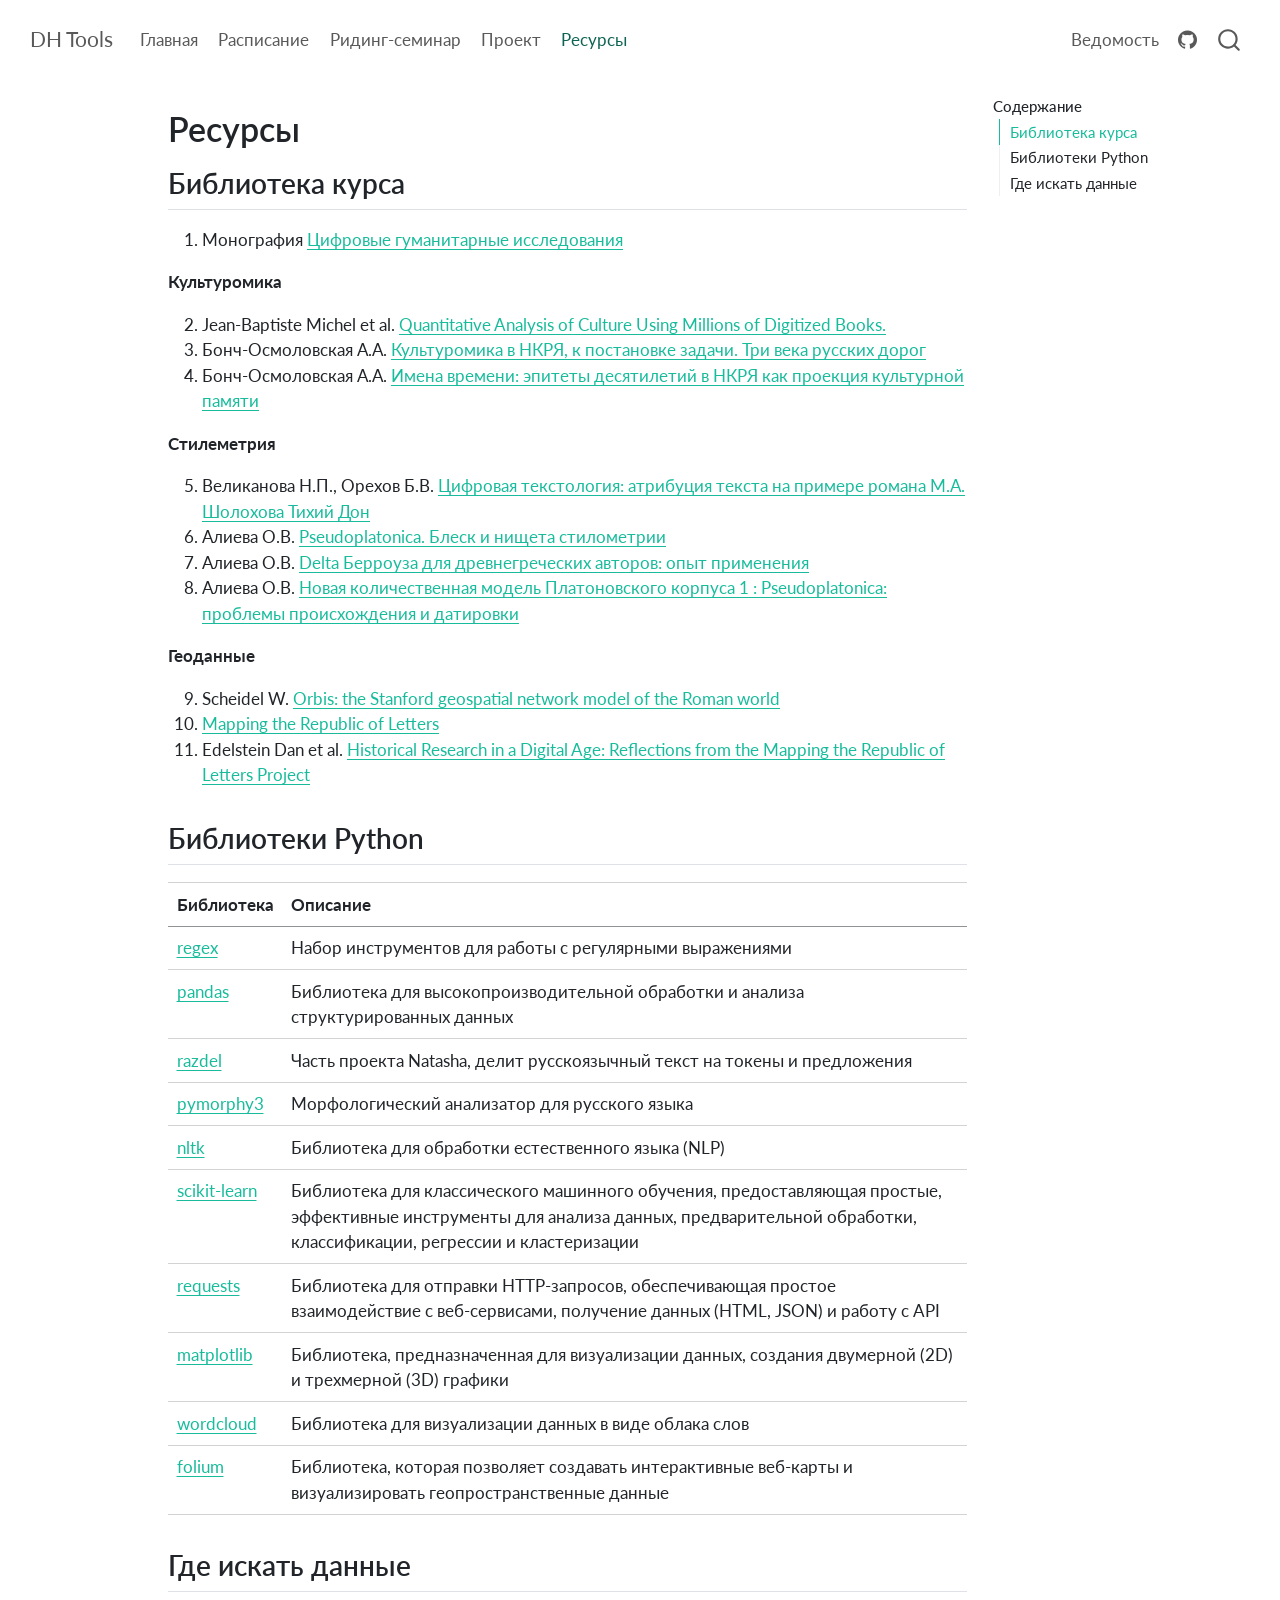
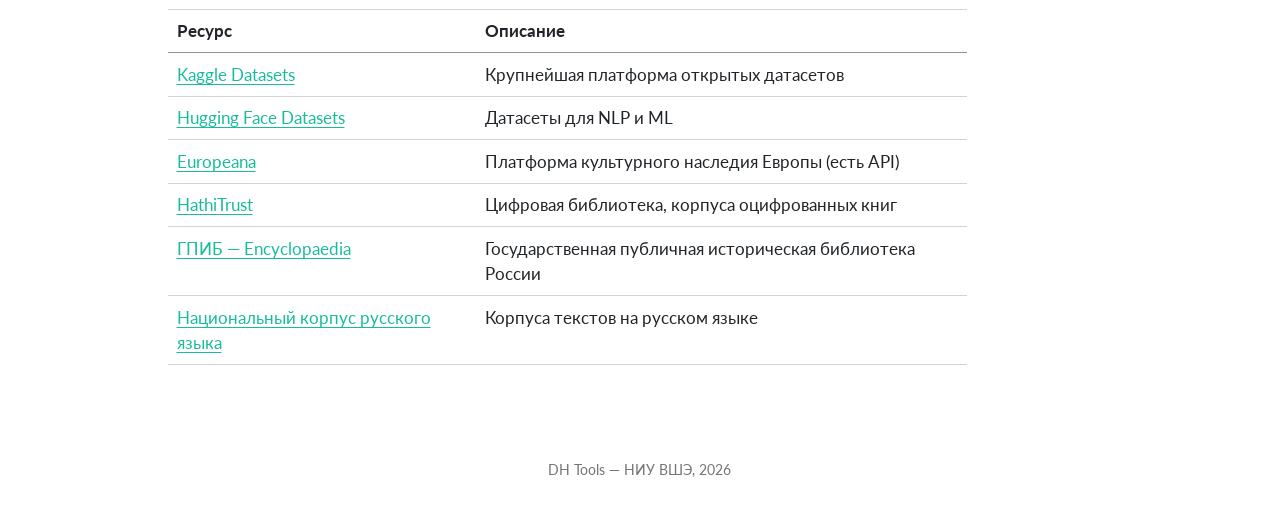
<file: docs/resources.html>
<!DOCTYPE html>
<html xmlns="http://www.w3.org/1999/xhtml" lang="ru" xml:lang="ru"><head>

<meta charset="utf-8">
<meta name="generator" content="quarto-1.9.35">

<meta name="viewport" content="width=device-width, initial-scale=1.0, user-scalable=yes">


<title>Ресурсы – DH Tools</title>
<style>
/* Default styles provided by pandoc.
** See https://pandoc.org/MANUAL.html#variables-for-html for config info.
*/
code{white-space: pre-wrap;}
span.smallcaps{font-variant: small-caps;}
div.columns{display: flex; gap: min(4vw, 1.5em);}
div.column{flex: auto; overflow-x: auto;}
div.hanging-indent{margin-left: 1.5em; text-indent: -1.5em;}
ul.task-list{list-style: none;}
ul.task-list li input[type="checkbox"] {
  width: 0.8em;
  margin: 0 0.8em 0.2em -1em; /* quarto-specific, see https://github.com/quarto-dev/quarto-cli/issues/4556 */ 
  vertical-align: middle;
}
</style>


<script src="site_libs/quarto-nav/quarto-nav.js"></script>
<script src="site_libs/quarto-nav/headroom.min.js"></script>
<script src="site_libs/clipboard/clipboard.min.js"></script>
<script src="site_libs/quarto-search/autocomplete.umd.js"></script>
<script src="site_libs/quarto-search/fuse.min.js"></script>
<script src="site_libs/quarto-search/quarto-search.js"></script>
<meta name="quarto:offset" content="./">
<link href="./images/favicon.png" rel="icon" type="image/png">
<script src="site_libs/quarto-html/quarto.js" type="module"></script>
<script src="site_libs/quarto-html/tabsets/tabsets.js" type="module"></script>
<script src="site_libs/quarto-html/popper.min.js"></script>
<script src="site_libs/quarto-html/tippy.umd.min.js"></script>
<script src="site_libs/quarto-html/anchor.min.js"></script>
<link href="site_libs/quarto-html/tippy.css" rel="stylesheet">
<link href="site_libs/quarto-html/quarto-syntax-highlighting-46f66b053e56abd73bb6e954d61a315b.css" rel="stylesheet" id="quarto-text-highlighting-styles">
<script src="site_libs/bootstrap/bootstrap.min.js"></script>
<link href="site_libs/bootstrap/bootstrap-icons.css" rel="stylesheet">
<link href="site_libs/bootstrap/bootstrap-0452e7c00f1295bfc5451bb669a0a920.min.css" rel="stylesheet" append-hash="true" id="quarto-bootstrap" data-mode="light">
<script id="quarto-search-options" type="application/json">{
  "location": "navbar",
  "copy-button": false,
  "collapse-after": 3,
  "panel-placement": "end",
  "type": "overlay",
  "limit": 50,
  "keyboard-shortcut": [
    "f",
    "/",
    "s"
  ],
  "show-item-context": false,
  "language": {
    "search-no-results-text": "Поиск не дал результатов",
    "search-matching-documents-text": "Результаты поиска",
    "search-copy-link-title": "Скопировать ссылку",
    "search-hide-matches-text": "Скрыть дополнительные результаты",
    "search-more-match-text": "дополнительный результат в этом документе",
    "search-more-matches-text": "дополнительных результата(-ов) в этом документе",
    "search-clear-button-title": "Очистить",
    "search-text-placeholder": "",
    "search-detached-cancel-button-title": "Отменить",
    "search-submit-button-title": "Найти",
    "search-label": "Поиск"
  }
}</script>


<link rel="stylesheet" href="styles.css">
</head>

<body class="nav-fixed quarto-light">

<div id="quarto-search-results"></div>
  <header id="quarto-header" class="headroom fixed-top">
    <nav class="navbar navbar-expand-lg " data-bs-theme="dark">
      <div class="navbar-container container-fluid">
      <div class="navbar-brand-container mx-auto">
    <a class="navbar-brand" href="./index.html">
    <span class="navbar-title">DH Tools</span>
    </a>
  </div>
            <div id="quarto-search" class="" title="Поиск"></div>
          <button class="navbar-toggler" type="button" data-bs-toggle="collapse" data-bs-target="#navbarCollapse" aria-controls="navbarCollapse" role="menu" aria-expanded="false" aria-label="Переключить навигацию" onclick="if (window.quartoToggleHeadroom) { window.quartoToggleHeadroom(); }">
  <span class="navbar-toggler-icon"></span>
</button>
          <div class="collapse navbar-collapse" id="navbarCollapse">
            <ul class="navbar-nav navbar-nav-scroll me-auto">
  <li class="nav-item">
    <a class="nav-link" href="./index.html"> 
<span class="menu-text">Главная</span></a>
  </li>  
  <li class="nav-item">
    <a class="nav-link" href="./schedule.html"> 
<span class="menu-text">Расписание</span></a>
  </li>  
  <li class="nav-item">
    <a class="nav-link" href="./readings.html"> 
<span class="menu-text">Ридинг-семинар</span></a>
  </li>  
  <li class="nav-item">
    <a class="nav-link" href="./project.html"> 
<span class="menu-text">Проект</span></a>
  </li>  
  <li class="nav-item">
    <a class="nav-link active" href="./resources.html" aria-current="page"> 
<span class="menu-text">Ресурсы</span></a>
  </li>  
</ul>
            <ul class="navbar-nav navbar-nav-scroll ms-auto">
  <li class="nav-item">
    <a class="nav-link" href="https://docs.google.com/spreadsheets/d/1r0UY9qvdqbFJl7yIVJxvzA6fDhArwUjSczj9emu6JRc/edit?gid=0#gid=0"> 
<span class="menu-text">Ведомость</span></a>
  </li>  
  <li class="nav-item compact">
    <a class="nav-link" href="https://github.com/always1ready/dh-tools"> <i class="bi bi-github" role="img">
</i> 
<span class="menu-text"></span></a>
  </li>  
</ul>
          </div> <!-- /navcollapse -->
            <div class="quarto-navbar-tools">
</div>
      </div> <!-- /container-fluid -->
    </nav>
</header>
<!-- content -->
<div id="quarto-content" class="quarto-container page-columns page-rows-contents page-layout-article page-navbar">
<!-- sidebar -->
<!-- margin-sidebar -->
    <div id="quarto-margin-sidebar" class="sidebar margin-sidebar">
        <nav id="TOC" role="doc-toc" class="toc-active">
    <h2 id="toc-title">Содержание</h2>
   
  <ul>
  <li><a href="#библиотека-курса" id="toc-библиотека-курса" class="nav-link active" data-scroll-target="#библиотека-курса">Библиотека курса</a></li>
  <li><a href="#библиотеки-python" id="toc-библиотеки-python" class="nav-link" data-scroll-target="#библиотеки-python">Библиотеки Python</a></li>
  <li><a href="#где-искать-данные" id="toc-где-искать-данные" class="nav-link" data-scroll-target="#где-искать-данные">Где искать данные</a></li>
  </ul>
</nav>
    </div>
<!-- main -->
<main class="content" id="quarto-document-content">

<header id="title-block-header" class="quarto-title-block default">
<div class="quarto-title">
<h1 class="title">Ресурсы</h1>
</div>



<div class="quarto-title-meta">

    
  
    
  </div>
  


</header>


<section id="библиотека-курса" class="level2">
<h2 class="anchored" data-anchor-id="библиотека-курса">Библиотека курса</h2>
<ol type="1">
<li>Монография <a href="https://www.hist.msu.ru/upload/iblock/fd1/i-494468.pdf">Цифровые гуманитарные исследования</a></li>
</ol>
<p><strong>Культуромика</strong></p>
<ol start="2" type="1">
<li>Jean-Baptiste Michel et al.&nbsp;<a href="https://www.science.org/doi/10.1126/science.1199644">Quantitative Analysis of Culture Using Millions of Digitized Books.</a></li>
<li>Бонч-Осмоловская А.А. <a href="https://trudy.ruslang.ru/ru/archive/2015-3/605-640">Культуромика в НКРЯ, к постановке задачи. Три века русских дорог</a></li>
<li>Бонч-Осмоловская А.А. <a href="https://cyberleninka.ru/article/n/imena-vremeni-epitety-desyatiletiy-v-natsionalnom-korpuse-russkogo-yazyka-kak-proektsiya-kulturnoy-pamyati">Имена времени: эпитеты десятилетий в НКРЯ как проекция культурной памяти</a></li>
</ol>
<p><strong>Стилеметрия</strong></p>
<ol start="5" type="1">
<li>Великанова Н.П., Орехов Б.В. <a href="http://nevmenandr.net/personalia/QuietDon.pdf">Цифровая текстология: атрибуция текста на примере романа М.А. Шолохова Тихий Дон</a></li>
<li>Алиева О.В. <a href="https://philosophy.hse.ru/article/view/22609">Pseudoplatonica. Блеск и нищета стилометрии</a></li>
<li>Алиева О.В. <a href="https://classics.nsu.ru/schole/16/16-2-alieva.pdf">Delta Берроуза для древнегреческих авторов: опыт применения</a></li>
<li>Алиева О.В. <a href="">Новая количественная модель Платоновского корпуса 1 : Pseudoplatonica: проблемы происхождения и датировки</a></li>
</ol>
<p><strong>Геоданные</strong></p>
<ol start="9" type="1">
<li>Scheidel W. <a href="https://www.researchgate.net/publication/277077109_Orbis_the_Stanford_geospatial_network_model_of_the_Roman_world">Orbis: the Stanford geospatial network model of the Roman world</a></li>
<li><a href="http://republicofletters.stanford.edu/">Mapping the Republic of Letters</a></li>
<li>Edelstein Dan et al.&nbsp;<a href="http://republicofletters.stanford.edu/publications/HistoricalResearch.pdf">Historical Research in a Digital Age: Reflections from the Mapping the Republic of Letters Project</a></li>
</ol>
</section>
<section id="библиотеки-python" class="level2">
<h2 class="anchored" data-anchor-id="библиотеки-python">Библиотеки Python</h2>
<table class="caption-top table">
<thead>
<tr class="header">
<th>Библиотека</th>
<th>Описание</th>
</tr>
</thead>
<tbody>
<tr class="odd">
<td><a href="https://docs-python.ru/packages/modul-regex-python/">regex</a></td>
<td>Набор инструментов для работы с регулярными выражениями</td>
</tr>
<tr class="even">
<td><a href="http://pandas.geekwriter.ru/getting_started/index.html">pandas</a></td>
<td>Библиотека для высокопроизводительной обработки и анализа структурированных данных</td>
</tr>
<tr class="odd">
<td><a href="https://natasha.github.io/razdel/">razdel</a></td>
<td>Часть проекта Natasha, делит русскоязычный текст на токены и предложения</td>
</tr>
<tr class="even">
<td><a href="https://pymorphy2.readthedocs.io/en/stable/">pymorphy3</a></td>
<td>Морфологический анализатор для русского языка</td>
</tr>
<tr class="odd">
<td><a href="https://www.nltk.org/">nltk</a></td>
<td>Библиотека для обработки естественного языка (NLP)</td>
</tr>
<tr class="even">
<td><a href="https://scikit-learn.org/">scikit-learn</a></td>
<td>Библиотека для классического машинного обучения, предоставляющая простые, эффективные инструменты для анализа данных, предварительной обработки, классификации, регрессии и кластеризации</td>
</tr>
<tr class="odd">
<td><a href="https://requests.readthedocs.io/en/latest/">requests</a></td>
<td>Библиотека для отправки HTTP-запросов, обеспечивающая простое взаимодействие с веб-сервисами, получение данных (HTML, JSON) и работу с API</td>
</tr>
<tr class="even">
<td><a href="https://matplotlib.org/stable/index.html">matplotlib</a></td>
<td>Библиотека, предназначенная для визуализации данных, создания двумерной (2D) и трехмерной (3D) графики</td>
</tr>
<tr class="odd">
<td><a href="https://amueller.github.io/word_cloud/">wordcloud</a></td>
<td>Библиотека для визуализации данных в виде облака слов</td>
</tr>
<tr class="even">
<td><a href="https://python-visualization.github.io/folium/latest/">folium</a></td>
<td>Библиотека, которая позволяет создавать интерактивные веб-карты и визуализировать геопространственные данные</td>
</tr>
</tbody>
</table>
</section>
<section id="где-искать-данные" class="level2">
<h2 class="anchored" data-anchor-id="где-искать-данные">Где искать данные</h2>
<table class="caption-top table">
<thead>
<tr class="header">
<th>Ресурс</th>
<th>Описание</th>
</tr>
</thead>
<tbody>
<tr class="odd">
<td><a href="https://www.kaggle.com/datasets">Kaggle Datasets</a></td>
<td>Крупнейшая платформа открытых датасетов</td>
</tr>
<tr class="even">
<td><a href="https://huggingface.co/datasets">Hugging Face Datasets</a></td>
<td>Датасеты для NLP и ML</td>
</tr>
<tr class="odd">
<td><a href="https://www.europeana.eu/">Europeana</a></td>
<td>Платформа культурного наследия Европы (есть API)</td>
</tr>
<tr class="even">
<td><a href="https://www.hathitrust.org/">HathiTrust</a></td>
<td>Цифровая библиотека, корпуса оцифрованных книг</td>
</tr>
<tr class="odd">
<td><a href="https://www.shpl.ru/">ГПИБ — Encyclopaedia</a></td>
<td>Государственная публичная историческая библиотека России</td>
</tr>
<tr class="even">
<td><a href="https://ruscorpora.ru/">Национальный корпус русского языка</a></td>
<td>Корпуса текстов на русском языке</td>
</tr>
</tbody>
</table>


</section>

</main> <!-- /main -->
<script id="quarto-html-after-body" type="application/javascript">
  window.document.addEventListener("DOMContentLoaded", function (event) {
    const icon = "";
    const anchorJS = new window.AnchorJS();
    anchorJS.options = {
      placement: 'right',
      icon: icon
    };
    anchorJS.add('.anchored');
    const isCodeAnnotation = (el) => {
      for (const clz of el.classList) {
        if (clz.startsWith('code-annotation-')) {                     
          return true;
        }
      }
      return false;
    }
    const onCopySuccess = function(e) {
      // button target
      const button = e.trigger;
      // don't keep focus
      button.blur();
      // flash "checked"
      button.classList.add('code-copy-button-checked');
      var currentTitle = button.getAttribute("title");
      button.setAttribute("title", "Скопировано");
      let tooltip;
      if (window.bootstrap) {
        button.setAttribute("data-bs-toggle", "tooltip");
        button.setAttribute("data-bs-placement", "left");
        button.setAttribute("data-bs-title", "Скопировано");
        tooltip = new bootstrap.Tooltip(button, 
          { trigger: "manual", 
            customClass: "code-copy-button-tooltip",
            offset: [0, -8]});
        tooltip.show();    
      }
      setTimeout(function() {
        if (tooltip) {
          tooltip.hide();
          button.removeAttribute("data-bs-title");
          button.removeAttribute("data-bs-toggle");
          button.removeAttribute("data-bs-placement");
        }
        button.setAttribute("title", currentTitle);
        button.classList.remove('code-copy-button-checked');
      }, 1000);
      // clear code selection
      e.clearSelection();
    }
    const getTextToCopy = function(trigger) {
      const outerScaffold = trigger.parentElement.cloneNode(true);
      const codeEl = outerScaffold.querySelector('code');
      for (const childEl of codeEl.children) {
        if (isCodeAnnotation(childEl)) {
          childEl.remove();
        }
      }
      return codeEl.innerText;
    }
    const clipboard = new window.ClipboardJS('.code-copy-button:not([data-in-quarto-modal])', {
      text: getTextToCopy
    });
    clipboard.on('success', onCopySuccess);
    if (window.document.getElementById('quarto-embedded-source-code-modal')) {
      const clipboardModal = new window.ClipboardJS('.code-copy-button[data-in-quarto-modal]', {
        text: getTextToCopy,
        container: window.document.getElementById('quarto-embedded-source-code-modal')
      });
      clipboardModal.on('success', onCopySuccess);
    }
      var localhostRegex = new RegExp(/^(?:http|https):\/\/localhost\:?[0-9]*\//);
      var mailtoRegex = new RegExp(/^mailto:/);
        var filterRegex = new RegExp('/' + window.location.host + '/');
      var isInternal = (href) => {
          return filterRegex.test(href) || localhostRegex.test(href) || mailtoRegex.test(href);
      }
      // Inspect non-navigation links and adorn them if external
     var links = window.document.querySelectorAll('a[href]:not(.nav-link):not(.navbar-brand):not(.toc-action):not(.sidebar-link):not(.sidebar-item-toggle):not(.pagination-link):not(.no-external):not([aria-hidden]):not(.dropdown-item):not(.quarto-navigation-tool):not(.about-link)');
      for (var i=0; i<links.length; i++) {
        const link = links[i];
        if (!isInternal(link.href)) {
          // undo the damage that might have been done by quarto-nav.js in the case of
          // links that we want to consider external
          if (link.dataset.originalHref !== undefined) {
            link.href = link.dataset.originalHref;
          }
        }
      }
    function tippyHover(el, contentFn, onTriggerFn, onUntriggerFn) {
      const config = {
        allowHTML: true,
        maxWidth: 500,
        delay: 100,
        arrow: false,
        appendTo: function(el) {
            return el.parentElement;
        },
        interactive: true,
        interactiveBorder: 10,
        theme: 'quarto',
        placement: 'bottom-start',
      };
      if (contentFn) {
        config.content = contentFn;
      }
      if (onTriggerFn) {
        config.onTrigger = onTriggerFn;
      }
      if (onUntriggerFn) {
        config.onUntrigger = onUntriggerFn;
      }
      window.tippy(el, config); 
    }
    const noterefs = window.document.querySelectorAll('a[role="doc-noteref"]');
    for (var i=0; i<noterefs.length; i++) {
      const ref = noterefs[i];
      tippyHover(ref, function() {
        // use id or data attribute instead here
        let href = ref.getAttribute('data-footnote-href') || ref.getAttribute('href');
        try { href = new URL(href).hash; } catch {}
        const id = href.replace(/^#\/?/, "");
        const note = window.document.getElementById(id);
        if (note) {
          return note.innerHTML;
        } else {
          return "";
        }
      });
    }
    const xrefs = window.document.querySelectorAll('a.quarto-xref');
    const processXRef = (id, note) => {
      // Strip column container classes
      const stripColumnClz = (el) => {
        el.classList.remove("page-full", "page-columns");
        if (el.children) {
          for (const child of el.children) {
            stripColumnClz(child);
          }
        }
      }
      stripColumnClz(note)
      if (id === null || id.startsWith('sec-')) {
        // Special case sections, only their first couple elements
        const container = document.createElement("div");
        if (note.children && note.children.length > 2) {
          container.appendChild(note.children[0].cloneNode(true));
          for (let i = 1; i < note.children.length; i++) {
            const child = note.children[i];
            if (child.tagName === "P" && child.innerText === "") {
              continue;
            } else {
              container.appendChild(child.cloneNode(true));
              break;
            }
          }
          if (window.Quarto?.typesetMath) {
            window.Quarto.typesetMath(container);
          }
          return container.innerHTML
        } else {
          if (window.Quarto?.typesetMath) {
            window.Quarto.typesetMath(note);
          }
          return note.innerHTML;
        }
      } else {
        // Remove any anchor links if they are present
        const anchorLink = note.querySelector('a.anchorjs-link');
        if (anchorLink) {
          anchorLink.remove();
        }
        if (window.Quarto?.typesetMath) {
          window.Quarto.typesetMath(note);
        }
        if (note.classList.contains("callout")) {
          return note.outerHTML;
        } else {
          return note.innerHTML;
        }
      }
    }
    for (var i=0; i<xrefs.length; i++) {
      const xref = xrefs[i];
      tippyHover(xref, undefined, function(instance) {
        instance.disable();
        let url = xref.getAttribute('href');
        let hash = undefined; 
        if (url.startsWith('#')) {
          hash = url;
        } else {
          try { hash = new URL(url).hash; } catch {}
        }
        if (hash) {
          const id = hash.replace(/^#\/?/, "");
          const note = window.document.getElementById(id);
          if (note !== null) {
            try {
              const html = processXRef(id, note.cloneNode(true));
              instance.setContent(html);
            } finally {
              instance.enable();
              instance.show();
            }
          } else {
            // See if we can fetch this
            fetch(url.split('#')[0])
            .then(res => res.text())
            .then(html => {
              const parser = new DOMParser();
              const htmlDoc = parser.parseFromString(html, "text/html");
              const note = htmlDoc.getElementById(id);
              if (note !== null) {
                const html = processXRef(id, note);
                instance.setContent(html);
              } 
            }).finally(() => {
              instance.enable();
              instance.show();
            });
          }
        } else {
          // See if we can fetch a full url (with no hash to target)
          // This is a special case and we should probably do some content thinning / targeting
          fetch(url)
          .then(res => res.text())
          .then(html => {
            const parser = new DOMParser();
            const htmlDoc = parser.parseFromString(html, "text/html");
            const note = htmlDoc.querySelector('main.content');
            if (note !== null) {
              // This should only happen for chapter cross references
              // (since there is no id in the URL)
              // remove the first header
              if (note.children.length > 0 && note.children[0].tagName === "HEADER") {
                note.children[0].remove();
              }
              const html = processXRef(null, note);
              instance.setContent(html);
            } 
          }).finally(() => {
            instance.enable();
            instance.show();
          });
        }
      }, function(instance) {
      });
    }
        let selectedAnnoteEl;
        const selectorForAnnotation = ( cell, annotation) => {
          let cellAttr = 'data-code-cell="' + cell + '"';
          let lineAttr = 'data-code-annotation="' +  annotation + '"';
          const selector = 'span[' + cellAttr + '][' + lineAttr + ']';
          return selector;
        }
        const selectCodeLines = (annoteEl) => {
          const doc = window.document;
          const targetCell = annoteEl.getAttribute("data-target-cell");
          const targetAnnotation = annoteEl.getAttribute("data-target-annotation");
          const annoteSpan = window.document.querySelector(selectorForAnnotation(targetCell, targetAnnotation));
          const lines = annoteSpan.getAttribute("data-code-lines").split(",");
          const lineIds = lines.map((line) => {
            return targetCell + "-" + line;
          })
          let top = null;
          let height = null;
          let parent = null;
          if (lineIds.length > 0) {
              //compute the position of the single el (top and bottom and make a div)
              const el = window.document.getElementById(lineIds[0]);
              top = el.offsetTop;
              height = el.offsetHeight;
              parent = el.parentElement.parentElement;
            if (lineIds.length > 1) {
              const lastEl = window.document.getElementById(lineIds[lineIds.length - 1]);
              const bottom = lastEl.offsetTop + lastEl.offsetHeight;
              height = bottom - top;
            }
            if (top !== null && height !== null && parent !== null) {
              // cook up a div (if necessary) and position it 
              let div = window.document.getElementById("code-annotation-line-highlight");
              if (div === null) {
                div = window.document.createElement("div");
                div.setAttribute("id", "code-annotation-line-highlight");
                div.style.position = 'absolute';
                parent.appendChild(div);
              }
              div.style.top = top - 2 + "px";
              div.style.height = height + 4 + "px";
              div.style.left = 0;
              let gutterDiv = window.document.getElementById("code-annotation-line-highlight-gutter");
              if (gutterDiv === null) {
                gutterDiv = window.document.createElement("div");
                gutterDiv.setAttribute("id", "code-annotation-line-highlight-gutter");
                gutterDiv.style.position = 'absolute';
                const codeCell = window.document.getElementById(targetCell);
                const gutter = codeCell.querySelector('.code-annotation-gutter');
                gutter.appendChild(gutterDiv);
              }
              gutterDiv.style.top = top - 2 + "px";
              gutterDiv.style.height = height + 4 + "px";
            }
            selectedAnnoteEl = annoteEl;
          }
        };
        const unselectCodeLines = () => {
          const elementsIds = ["code-annotation-line-highlight", "code-annotation-line-highlight-gutter"];
          elementsIds.forEach((elId) => {
            const div = window.document.getElementById(elId);
            if (div) {
              div.remove();
            }
          });
          selectedAnnoteEl = undefined;
        };
          // Handle positioning of the toggle
      window.addEventListener(
        "resize",
        throttle(() => {
          elRect = undefined;
          if (selectedAnnoteEl) {
            selectCodeLines(selectedAnnoteEl);
          }
        }, 10)
      );
      function throttle(fn, ms) {
      let throttle = false;
      let timer;
        return (...args) => {
          if(!throttle) { // first call gets through
              fn.apply(this, args);
              throttle = true;
          } else { // all the others get throttled
              if(timer) clearTimeout(timer); // cancel #2
              timer = setTimeout(() => {
                fn.apply(this, args);
                timer = throttle = false;
              }, ms);
          }
        };
      }
        // Attach click handler to the DT
        const annoteDls = window.document.querySelectorAll('dt[data-target-cell]');
        for (const annoteDlNode of annoteDls) {
          annoteDlNode.addEventListener('click', (event) => {
            const clickedEl = event.target;
            if (clickedEl !== selectedAnnoteEl) {
              unselectCodeLines();
              const activeEl = window.document.querySelector('dt[data-target-cell].code-annotation-active');
              if (activeEl) {
                activeEl.classList.remove('code-annotation-active');
              }
              selectCodeLines(clickedEl);
              clickedEl.classList.add('code-annotation-active');
            } else {
              // Unselect the line
              unselectCodeLines();
              clickedEl.classList.remove('code-annotation-active');
            }
          });
        }
    const findCites = (el) => {
      const parentEl = el.parentElement;
      if (parentEl) {
        const cites = parentEl.dataset.cites;
        if (cites) {
          return {
            el,
            cites: cites.split(' ')
          };
        } else {
          return findCites(el.parentElement)
        }
      } else {
        return undefined;
      }
    };
    var bibliorefs = window.document.querySelectorAll('a[role="doc-biblioref"]');
    for (var i=0; i<bibliorefs.length; i++) {
      const ref = bibliorefs[i];
      const citeInfo = findCites(ref);
      if (citeInfo) {
        tippyHover(citeInfo.el, function() {
          var popup = window.document.createElement('div');
          citeInfo.cites.forEach(function(cite) {
            var citeDiv = window.document.createElement('div');
            citeDiv.classList.add('hanging-indent');
            citeDiv.classList.add('csl-entry');
            var biblioDiv = window.document.getElementById('ref-' + cite);
            if (biblioDiv) {
              citeDiv.innerHTML = biblioDiv.innerHTML;
            }
            popup.appendChild(citeDiv);
          });
          return popup.innerHTML;
        });
      }
    }
  });
  </script>
</div> <!-- /content -->
<footer class="footer">
  <div class="nav-footer">
    <div class="nav-footer-left">
      &nbsp;
    </div>   
    <div class="nav-footer-center">
<p>DH Tools — НИУ ВШЭ, 2026</p>
</div>
    <div class="nav-footer-right">
      &nbsp;
    </div>
  </div>
</footer>




</body></html>
</file>
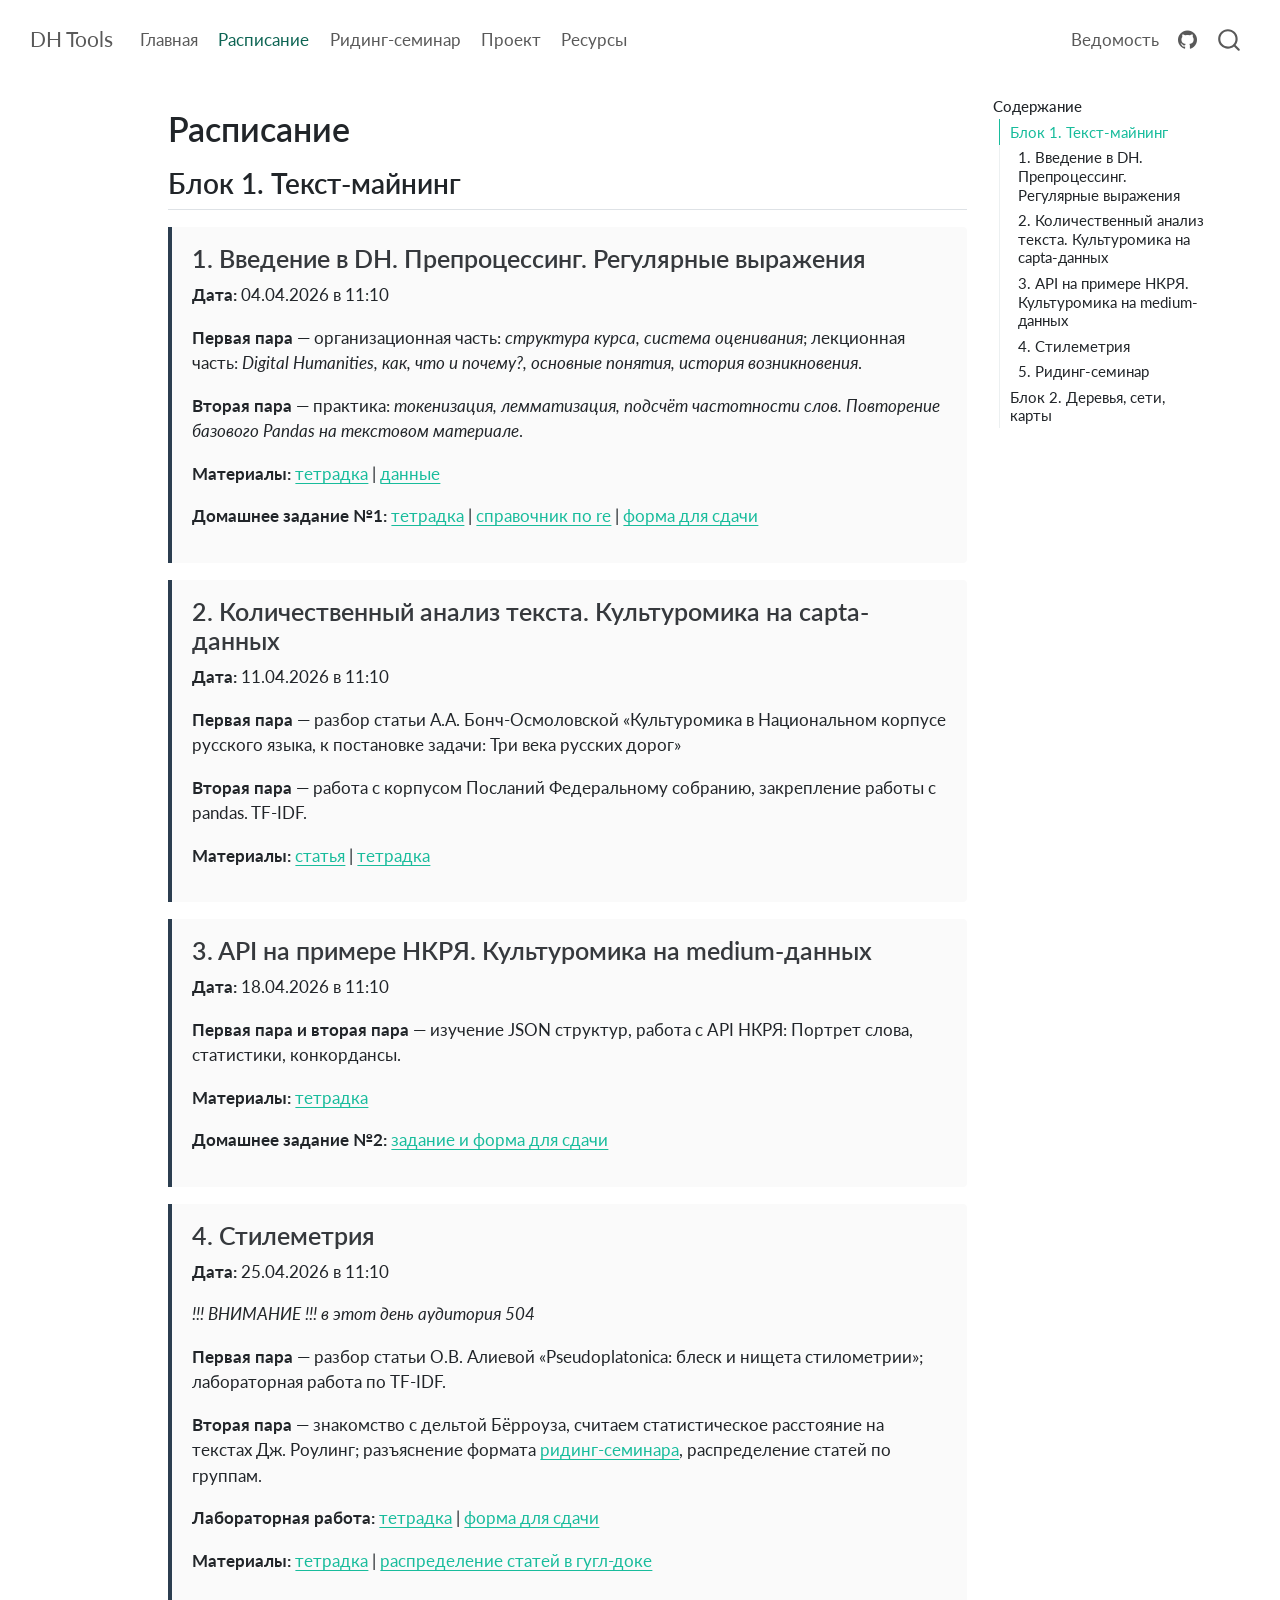
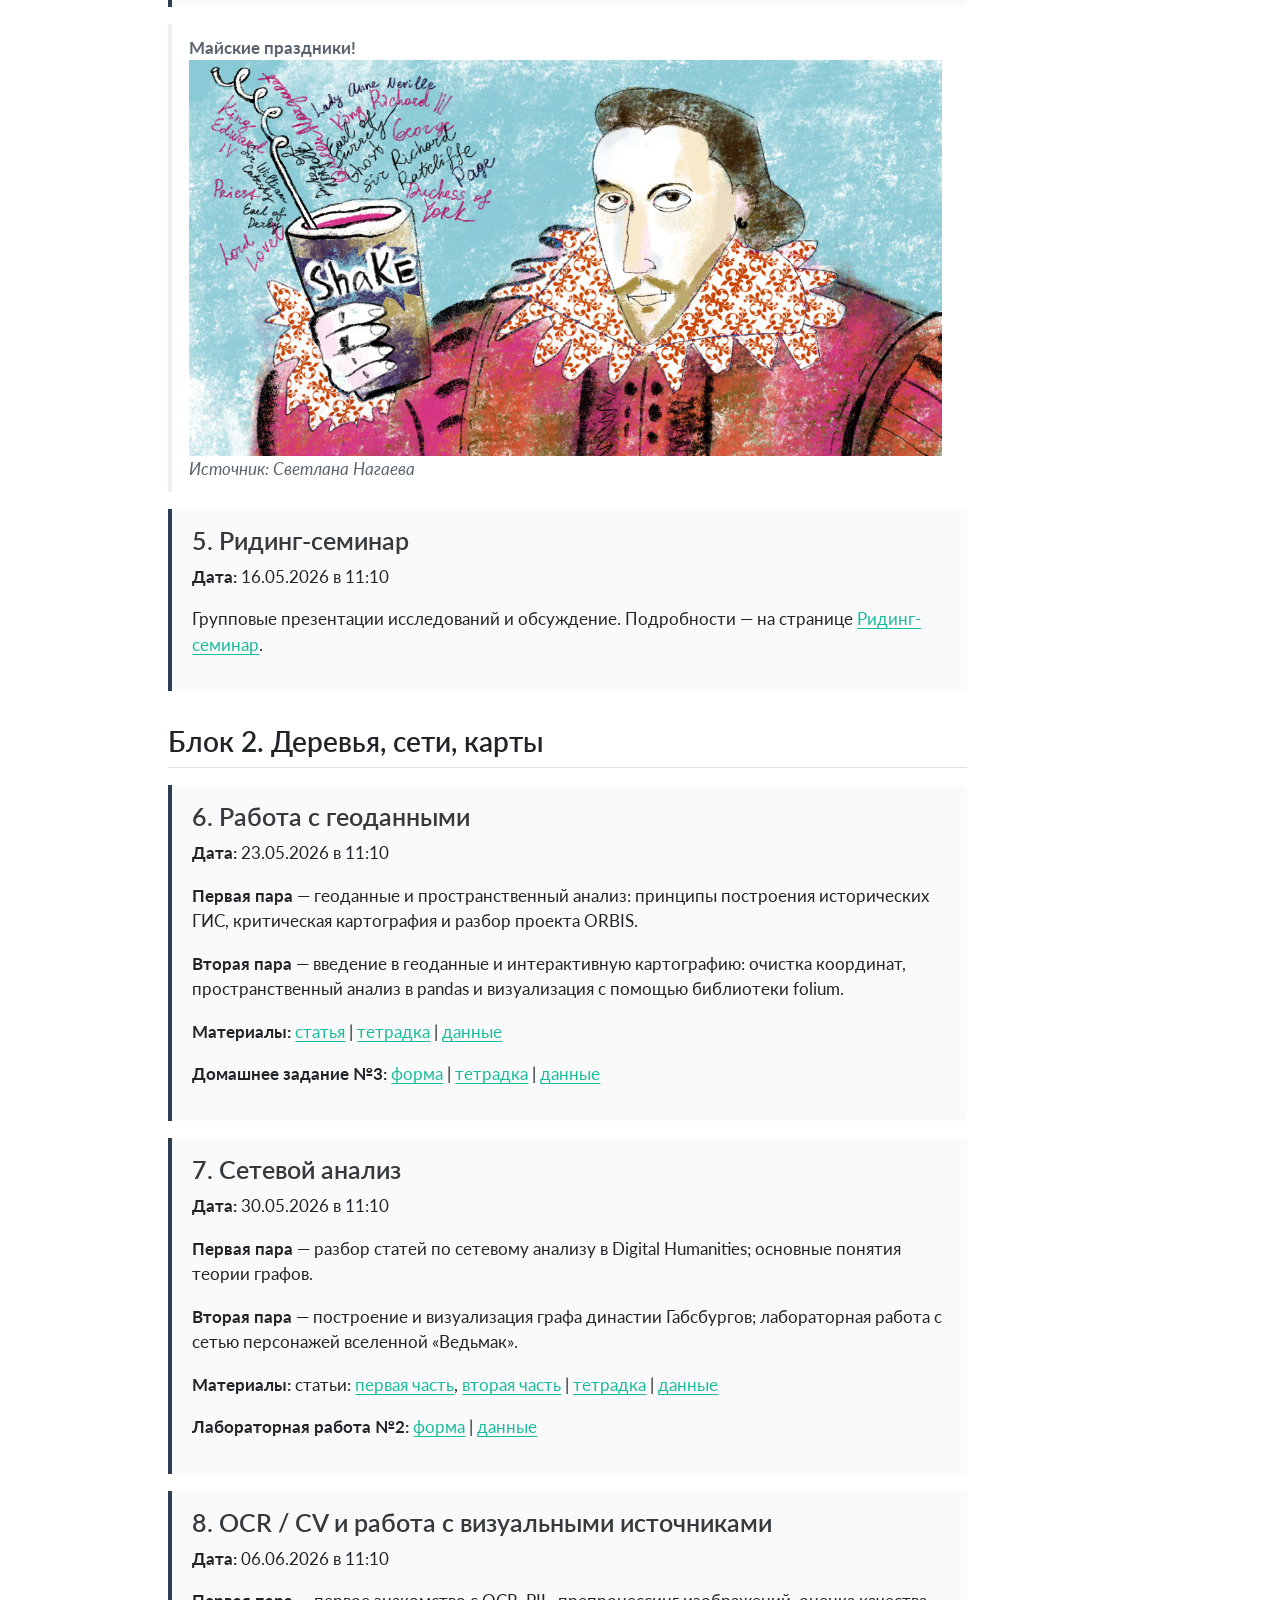
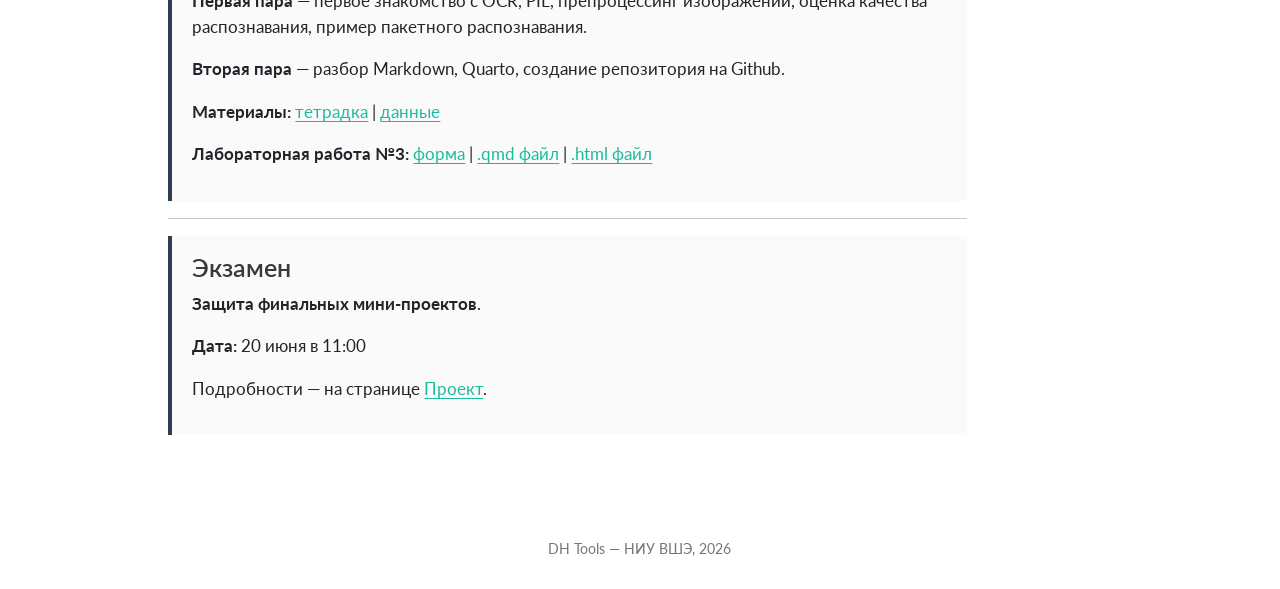
<file: docs/schedule.html>
<!DOCTYPE html>
<html xmlns="http://www.w3.org/1999/xhtml" lang="ru" xml:lang="ru"><head>

<meta charset="utf-8">
<meta name="generator" content="quarto-1.9.35">

<meta name="viewport" content="width=device-width, initial-scale=1.0, user-scalable=yes">


<title>Расписание – DH Tools</title>
<style>
/* Default styles provided by pandoc.
** See https://pandoc.org/MANUAL.html#variables-for-html for config info.
*/
code{white-space: pre-wrap;}
span.smallcaps{font-variant: small-caps;}
div.columns{display: flex; gap: min(4vw, 1.5em);}
div.column{flex: auto; overflow-x: auto;}
div.hanging-indent{margin-left: 1.5em; text-indent: -1.5em;}
ul.task-list{list-style: none;}
ul.task-list li input[type="checkbox"] {
  width: 0.8em;
  margin: 0 0.8em 0.2em -1em; /* quarto-specific, see https://github.com/quarto-dev/quarto-cli/issues/4556 */ 
  vertical-align: middle;
}
</style>


<script src="site_libs/quarto-nav/quarto-nav.js"></script>
<script src="site_libs/quarto-nav/headroom.min.js"></script>
<script src="site_libs/clipboard/clipboard.min.js"></script>
<script src="site_libs/quarto-search/autocomplete.umd.js"></script>
<script src="site_libs/quarto-search/fuse.min.js"></script>
<script src="site_libs/quarto-search/quarto-search.js"></script>
<meta name="quarto:offset" content="./">
<link href="./images/favicon.png" rel="icon" type="image/png">
<script src="site_libs/quarto-html/quarto.js" type="module"></script>
<script src="site_libs/quarto-html/tabsets/tabsets.js" type="module"></script>
<script src="site_libs/quarto-html/popper.min.js"></script>
<script src="site_libs/quarto-html/tippy.umd.min.js"></script>
<script src="site_libs/quarto-html/anchor.min.js"></script>
<link href="site_libs/quarto-html/tippy.css" rel="stylesheet">
<link href="site_libs/quarto-html/quarto-syntax-highlighting-46f66b053e56abd73bb6e954d61a315b.css" rel="stylesheet" id="quarto-text-highlighting-styles">
<script src="site_libs/bootstrap/bootstrap.min.js"></script>
<link href="site_libs/bootstrap/bootstrap-icons.css" rel="stylesheet">
<link href="site_libs/bootstrap/bootstrap-0452e7c00f1295bfc5451bb669a0a920.min.css" rel="stylesheet" append-hash="true" id="quarto-bootstrap" data-mode="light">
<script id="quarto-search-options" type="application/json">{
  "location": "navbar",
  "copy-button": false,
  "collapse-after": 3,
  "panel-placement": "end",
  "type": "overlay",
  "limit": 50,
  "keyboard-shortcut": [
    "f",
    "/",
    "s"
  ],
  "show-item-context": false,
  "language": {
    "search-no-results-text": "Поиск не дал результатов",
    "search-matching-documents-text": "Результаты поиска",
    "search-copy-link-title": "Скопировать ссылку",
    "search-hide-matches-text": "Скрыть дополнительные результаты",
    "search-more-match-text": "дополнительный результат в этом документе",
    "search-more-matches-text": "дополнительных результата(-ов) в этом документе",
    "search-clear-button-title": "Очистить",
    "search-text-placeholder": "",
    "search-detached-cancel-button-title": "Отменить",
    "search-submit-button-title": "Найти",
    "search-label": "Поиск"
  }
}</script>


<link rel="stylesheet" href="styles.css">
</head>

<body class="nav-fixed quarto-light">

<div id="quarto-search-results"></div>
  <header id="quarto-header" class="headroom fixed-top">
    <nav class="navbar navbar-expand-lg " data-bs-theme="dark">
      <div class="navbar-container container-fluid">
      <div class="navbar-brand-container mx-auto">
    <a class="navbar-brand" href="./index.html">
    <span class="navbar-title">DH Tools</span>
    </a>
  </div>
            <div id="quarto-search" class="" title="Поиск"></div>
          <button class="navbar-toggler" type="button" data-bs-toggle="collapse" data-bs-target="#navbarCollapse" aria-controls="navbarCollapse" role="menu" aria-expanded="false" aria-label="Переключить навигацию" onclick="if (window.quartoToggleHeadroom) { window.quartoToggleHeadroom(); }">
  <span class="navbar-toggler-icon"></span>
</button>
          <div class="collapse navbar-collapse" id="navbarCollapse">
            <ul class="navbar-nav navbar-nav-scroll me-auto">
  <li class="nav-item">
    <a class="nav-link" href="./index.html"> 
<span class="menu-text">Главная</span></a>
  </li>  
  <li class="nav-item">
    <a class="nav-link active" href="./schedule.html" aria-current="page"> 
<span class="menu-text">Расписание</span></a>
  </li>  
  <li class="nav-item">
    <a class="nav-link" href="./readings.html"> 
<span class="menu-text">Ридинг-семинар</span></a>
  </li>  
  <li class="nav-item">
    <a class="nav-link" href="./project.html"> 
<span class="menu-text">Проект</span></a>
  </li>  
  <li class="nav-item">
    <a class="nav-link" href="./resources.html"> 
<span class="menu-text">Ресурсы</span></a>
  </li>  
</ul>
            <ul class="navbar-nav navbar-nav-scroll ms-auto">
  <li class="nav-item">
    <a class="nav-link" href="https://docs.google.com/spreadsheets/d/1r0UY9qvdqbFJl7yIVJxvzA6fDhArwUjSczj9emu6JRc/edit?gid=0#gid=0"> 
<span class="menu-text">Ведомость</span></a>
  </li>  
  <li class="nav-item compact">
    <a class="nav-link" href="https://github.com/always1ready/dh-tools"> <i class="bi bi-github" role="img">
</i> 
<span class="menu-text"></span></a>
  </li>  
</ul>
          </div> <!-- /navcollapse -->
            <div class="quarto-navbar-tools">
</div>
      </div> <!-- /container-fluid -->
    </nav>
</header>
<!-- content -->
<div id="quarto-content" class="quarto-container page-columns page-rows-contents page-layout-article page-navbar">
<!-- sidebar -->
<!-- margin-sidebar -->
    <div id="quarto-margin-sidebar" class="sidebar margin-sidebar">
        <nav id="TOC" role="doc-toc" class="toc-active">
    <h2 id="toc-title">Содержание</h2>
   
  <ul>
  <li><a href="#блок-1.-текст-майнинг" id="toc-блок-1.-текст-майнинг" class="nav-link active" data-scroll-target="#блок-1.-текст-майнинг">Блок 1. Текст-майнинг</a>
  <ul class="collapse">
  <li><a href="#введение-в-dh.-препроцессинг.-регулярные-выражения" id="toc-введение-в-dh.-препроцессинг.-регулярные-выражения" class="nav-link" data-scroll-target="#введение-в-dh.-препроцессинг.-регулярные-выражения">1. Введение в DH. Препроцессинг. Регулярные выражения</a></li>
  <li><a href="#количественный-анализ-текста.-культуромика-на-capta-данных" id="toc-количественный-анализ-текста.-культуромика-на-capta-данных" class="nav-link" data-scroll-target="#количественный-анализ-текста.-культуромика-на-capta-данных">2. Количественный анализ текста. Культуромика на capta-данных</a></li>
  <li><a href="#api-на-примере-нкря.-культуромика-на-medium-данных" id="toc-api-на-примере-нкря.-культуромика-на-medium-данных" class="nav-link" data-scroll-target="#api-на-примере-нкря.-культуромика-на-medium-данных">3. API на примере НКРЯ. Культуромика на medium-данных</a></li>
  <li><a href="#стилеметрия" id="toc-стилеметрия" class="nav-link" data-scroll-target="#стилеметрия">4. Стилеметрия</a></li>
  <li><a href="#ридинг-семинар" id="toc-ридинг-семинар" class="nav-link" data-scroll-target="#ридинг-семинар">5. Ридинг-семинар</a></li>
  </ul></li>
  <li><a href="#блок-2.-деревья-сети-карты" id="toc-блок-2.-деревья-сети-карты" class="nav-link" data-scroll-target="#блок-2.-деревья-сети-карты">Блок 2. Деревья, сети, карты</a>
  <ul class="collapse">
  <li><a href="#работа-с-геоданными" id="toc-работа-с-геоданными" class="nav-link" data-scroll-target="#работа-с-геоданными">6. Работа с геоданными</a></li>
  <li><a href="#сетевой-анализ" id="toc-сетевой-анализ" class="nav-link" data-scroll-target="#сетевой-анализ">7. Сетевой анализ</a></li>
  <li><a href="#ocr-cv-и-работа-с-визуальными-источниками" id="toc-ocr-cv-и-работа-с-визуальными-источниками" class="nav-link" data-scroll-target="#ocr-cv-и-работа-с-визуальными-источниками">8. OCR / CV и работа с визуальными источниками</a></li>
  <li><a href="#экзамен" id="toc-экзамен" class="nav-link" data-scroll-target="#экзамен">Экзамен</a></li>
  </ul></li>
  </ul>
</nav>
    </div>
<!-- main -->
<main class="content" id="quarto-document-content">

<header id="title-block-header" class="quarto-title-block default">
<div class="quarto-title">
<h1 class="title">Расписание</h1>
</div>



<div class="quarto-title-meta">

    
  
    
  </div>
  


</header>


<section id="блок-1.-текст-майнинг" class="level2">
<h2 class="anchored" data-anchor-id="блок-1.-текст-майнинг">Блок 1. Текст-майнинг</h2>
<section id="введение-в-dh.-препроцессинг.-регулярные-выражения" class="level3 session-card">
<h3 class="anchored" data-anchor-id="введение-в-dh.-препроцессинг.-регулярные-выражения">1. Введение в DH. Препроцессинг. Регулярные выражения</h3>
<p><strong>Дата:</strong> 04.04.2026 в 11:10</p>
<p><strong>Первая пара</strong> — организационная часть: <em>структура курса, система оценивания</em>; лекционная часть: <em>Digital Humanities, как, что и почему?, основные понятия, история возникновения</em>.</p>
<p><strong>Вторая пара</strong> — практика: <em>токенизация, лемматизация, подсчёт частотности слов. Повторение базового Pandas на текстовом материале</em>.</p>
<p><strong>Материалы:</strong> <a href="https://github.com/always1ready/dh-tools/blob/main/01_seminar/1_text_analysis.ipynb">тетрадка</a> | <a href="https://github.com/always1ready/dh-tools/tree/main/data/01_seminar">данные</a></p>
<p><strong>Домашнее задание №1:</strong> <a href="https://github.com/always1ready/dh-tools/blob/main/01_seminar/1_homework.ipynb">тетрадка</a> | <a href="https://github.com/always1ready/dh-tools/blob/main/01_seminar/0_regex.ipynb">справочник по re</a> | <a href="https://forms.gle/nSSVWwv2c8jDi75s7">форма для сдачи</a></p>
</section>
<section id="количественный-анализ-текста.-культуромика-на-capta-данных" class="level3 session-card">
<h3 class="anchored" data-anchor-id="количественный-анализ-текста.-культуромика-на-capta-данных">2. Количественный анализ текста. Культуромика на capta-данных</h3>
<p><strong>Дата:</strong> 11.04.2026 в 11:10</p>
<p><strong>Первая пара</strong> — разбор статьи А.А. Бонч-Осмоловской «Культуромика в Национальном корпусе русского языка, к постановке задачи: Три века русских дорог»</p>
<p><strong>Вторая пара</strong> — работа с корпусом Посланий Федеральному собранию, закрепление работы с pandas. TF-IDF.</p>
<p><strong>Материалы:</strong> <a href="https://trudy.ruslang.ru/ru/archive/2015-3/605-640">статья</a> | <a href="https://github.com/always1ready/dh-tools/blob/main/02_seminar/2_culturomics_capta.ipynb">тетрадка</a></p>
</section>
<section id="api-на-примере-нкря.-культуромика-на-medium-данных" class="level3 session-card">
<h3 class="anchored" data-anchor-id="api-на-примере-нкря.-культуромика-на-medium-данных">3. API на примере НКРЯ. Культуромика на medium-данных</h3>
<p><strong>Дата:</strong> 18.04.2026 в 11:10</p>
<p><strong>Первая пара и вторая пара</strong> — изучение JSON структур, работа с API НКРЯ: Портрет слова, статистики, конкордансы.</p>
<p><strong>Материалы:</strong> <a href="https://github.com/always1ready/dh-tools/blob/main/03_seminar/3_culturomics_rnc.ipynb">тетрадка</a></p>
<p><strong>Домашнее задание №2:</strong> <a href="https://docs.google.com/forms/d/1uyXWnDYfgiBtK_ZXpi8dQVp-KkP4yWzmD7uUgYBM1Qw/edit">задание и форма для сдачи</a></p>
</section>
<section id="стилеметрия" class="level3 session-card">
<h3 class="anchored" data-anchor-id="стилеметрия">4. Стилеметрия</h3>
<p><strong>Дата:</strong> 25.04.2026 в 11:10</p>
<p><em>!!! ВНИМАНИЕ !!! в этот день аудитория 504</em></p>
<p><strong>Первая пара</strong> — разбор статьи О.В. Алиевой «Pseudoplatonica: блеск и нищета стилометрии»; лабораторная работа по TF-IDF.</p>
<p><strong>Вторая пара</strong> — знакомство с дельтой Бёрроуза, считаем статистическое расстояние на текстах Дж. Роулинг; разъяснение формата <a href="./readings.html">ридинг-семинара</a>, распределение статей по группам.</p>
<p><strong>Лабораторная работа:</strong> <a href="https://github.com/always1ready/dh-tools/blob/main/04_seminar/4_tf_idf_labwork.ipynb">тетрадка</a> | <a href="https://docs.google.com/forms/d/e/1FAIpQLSchNZypFiQQ1Gjq-MQB1Dg3q1BHige3I6gLgDYUouCPZx0LLA/viewform?usp=sharing&amp;ouid=111572174350697774476">форма для сдачи</a></p>
<p><strong>Материалы:</strong> <a href="https://github.com/always1ready/dh-tools/blob/main/04_seminar/4_stylometry.ipynb">тетрадка</a> | <a href="https://docs.google.com/spreadsheets/d/1r0UY9qvdqbFJl7yIVJxvzA6fDhArwUjSczj9emu6JRc/edit?gid=1009180757#gid=1009180757">распределение статей в гугл-доке</a></p>
</section>
<blockquote class="blockquote">
<p><strong>Майские праздники!</strong> <img src="images/shake.jpg" class="img-fluid" alt="shake"> <em>Источник: Светлана Нагаева</em></p>
</blockquote>
<section id="ридинг-семинар" class="level3 session-card">
<h3 class="anchored" data-anchor-id="ридинг-семинар">5. Ридинг-семинар</h3>
<p><strong>Дата:</strong> 16.05.2026 в 11:10</p>
<p>Групповые презентации исследований и обсуждение. Подробности — на странице <a href="./readings.html">Ридинг-семинар</a>.</p>
</section>
</section>
<section id="блок-2.-деревья-сети-карты" class="level2">
<h2 class="anchored" data-anchor-id="блок-2.-деревья-сети-карты">Блок 2. Деревья, сети, карты</h2>
<section id="работа-с-геоданными" class="level3 session-card">
<h3 class="anchored" data-anchor-id="работа-с-геоданными">6. Работа с геоданными</h3>
<p><strong>Дата:</strong> 23.05.2026 в 11:10</p>
<p><strong>Первая пара</strong> — геоданные и пространственный анализ: принципы построения исторических ГИС, критическая картография и разбор проекта ORBIS.</p>
<p><strong>Вторая пара</strong> — введение в геоданные и интерактивную картографию: очистка координат, пространственный анализ в pandas и визуализация с помощью библиотеки folium.</p>
<p><strong>Материалы:</strong> <a href="https://www.researchgate.net/publication/277077109_Orbis_the_Stanford_geospatial_network_model_of_the_Roman_world">статья</a> | <a href="https://github.com/always1ready/dh-tools/blob/main/06_seminar/6_geodata.ipynb">тетрадка</a> | <a href="https://www.kaggle.com/datasets/algord/religious-objects-in-moscow">данные</a></p>
<p><strong>Домашнее задание №3:</strong> <a href="https://docs.google.com/forms/d/e/1FAIpQLSftbpTnfUAe6qR7F34PAJmG2N29MEW1BqksVCRnBn9_BiyHQA/viewform?usp=dialog">форма</a> | <a href="https://github.com/always1ready/dh-tools/blob/main/06_seminar/6_homework.ipynb">тетрадка</a> | <a href="https://github.com/always1ready/dh-tools/tree/main/data/06_seminar">данные</a></p>
</section>
<section id="сетевой-анализ" class="level3 session-card">
<h3 class="anchored" data-anchor-id="сетевой-анализ">7. Сетевой анализ</h3>
<p><strong>Дата:</strong> 30.05.2026 в 11:10</p>
<p><strong>Первая пара</strong> — разбор статей по сетевому анализу в Digital Humanities; основные понятия теории графов.</p>
<p><strong>Вторая пара</strong> — построение и визуализация графа династии Габсбургов; лабораторная работа с сетью персонажей вселенной «Ведьмак».</p>
<p><strong>Материалы:</strong> статьи: <a href="https://sysblok.ru/philology/socseti-russkoj-dramy-chast-i-osnovy-setevogo-analiza/">первая часть</a>, <a href="https://sysblok.ru/philology/socseti-russkoj-dramy-chast-ii-revizor-vs-gorodnichij-kto-zhe-glavnyj-geroj/">вторая часть</a> | <a href="https://github.com/always1ready/dh-tools/blob/main/07_seminar/7_networks.ipynb">тетрадка</a> | <a href="https://www.kaggle.com/datasets/enzomarx/habsburg-dynasty-male-line-genealogy-dataset/code">данные</a></p>
<p><strong>Лабораторная работа №2:</strong> <a href="https://docs.google.com/forms/d/e/1FAIpQLSfkNpiovtQA5WHmRuLkmoZKnxv3alCvrYjDkTzTMoSZlbxzLA/viewform?usp=publish-editor">форма</a> | <a href="https://www.kaggle.com/datasets/avasadasivan/witcher-network/data?select=witcher_small_network.csv">данные</a></p>
</section>
<section id="ocr-cv-и-работа-с-визуальными-источниками" class="level3 session-card">
<h3 class="anchored" data-anchor-id="ocr-cv-и-работа-с-визуальными-источниками">8. OCR / CV и работа с визуальными источниками</h3>
<p><strong>Дата:</strong> 06.06.2026 в 11:10</p>
<p><strong>Первая пара</strong> — первое знакомство с OCR, PIL, препроцессинг изображений, оценка качества распознавания, пример пакетного распознавания.</p>
<p><strong>Вторая пара</strong> — разбор Markdown, Quarto, создание репозитория на Github.</p>
<p><strong>Материалы:</strong> <a href="https://github.com/always1ready/dh-tools/blob/main/08_seminar/8_ocr_seminar.ipynb">тетрадка</a> | <a href="https://github.com/always1ready/dh-tools/tree/main/data/08_seminar">данные</a></p>
<p><strong>Лабораторная работа №3:</strong> <a href="https://docs.google.com/forms/d/e/1FAIpQLSc3vYXQzgpy2nCoeq_m9UwUNz-jmJ28tOjOJsnzfr0fbub6dg/viewform?usp=publish-editor">форма</a> | <a href="https://github.com/always1ready/dh-tools/blob/main/08_seminar/8_labwork.qmd">.qmd файл</a> | <a href="https://github.com/always1ready/dh-tools/blob/main/08_seminar/8_labwork.html">.html файл</a></p>
</section>
<hr>
<section id="экзамен" class="level3 session-card">
<h3 class="anchored" data-anchor-id="экзамен">Экзамен</h3>
<p><strong>Защита финальных мини-проектов</strong>.</p>
<p><strong>Дата:</strong> 20 июня в 11:00</p>
<p>Подробности — на странице <a href="./project.html">Проект</a>.</p>
</section>


</section>

</main> <!-- /main -->
<script id="quarto-html-after-body" type="application/javascript">
  window.document.addEventListener("DOMContentLoaded", function (event) {
    const icon = "";
    const anchorJS = new window.AnchorJS();
    anchorJS.options = {
      placement: 'right',
      icon: icon
    };
    anchorJS.add('.anchored');
    const isCodeAnnotation = (el) => {
      for (const clz of el.classList) {
        if (clz.startsWith('code-annotation-')) {                     
          return true;
        }
      }
      return false;
    }
    const onCopySuccess = function(e) {
      // button target
      const button = e.trigger;
      // don't keep focus
      button.blur();
      // flash "checked"
      button.classList.add('code-copy-button-checked');
      var currentTitle = button.getAttribute("title");
      button.setAttribute("title", "Скопировано");
      let tooltip;
      if (window.bootstrap) {
        button.setAttribute("data-bs-toggle", "tooltip");
        button.setAttribute("data-bs-placement", "left");
        button.setAttribute("data-bs-title", "Скопировано");
        tooltip = new bootstrap.Tooltip(button, 
          { trigger: "manual", 
            customClass: "code-copy-button-tooltip",
            offset: [0, -8]});
        tooltip.show();    
      }
      setTimeout(function() {
        if (tooltip) {
          tooltip.hide();
          button.removeAttribute("data-bs-title");
          button.removeAttribute("data-bs-toggle");
          button.removeAttribute("data-bs-placement");
        }
        button.setAttribute("title", currentTitle);
        button.classList.remove('code-copy-button-checked');
      }, 1000);
      // clear code selection
      e.clearSelection();
    }
    const getTextToCopy = function(trigger) {
      const outerScaffold = trigger.parentElement.cloneNode(true);
      const codeEl = outerScaffold.querySelector('code');
      for (const childEl of codeEl.children) {
        if (isCodeAnnotation(childEl)) {
          childEl.remove();
        }
      }
      return codeEl.innerText;
    }
    const clipboard = new window.ClipboardJS('.code-copy-button:not([data-in-quarto-modal])', {
      text: getTextToCopy
    });
    clipboard.on('success', onCopySuccess);
    if (window.document.getElementById('quarto-embedded-source-code-modal')) {
      const clipboardModal = new window.ClipboardJS('.code-copy-button[data-in-quarto-modal]', {
        text: getTextToCopy,
        container: window.document.getElementById('quarto-embedded-source-code-modal')
      });
      clipboardModal.on('success', onCopySuccess);
    }
      var localhostRegex = new RegExp(/^(?:http|https):\/\/localhost\:?[0-9]*\//);
      var mailtoRegex = new RegExp(/^mailto:/);
        var filterRegex = new RegExp('/' + window.location.host + '/');
      var isInternal = (href) => {
          return filterRegex.test(href) || localhostRegex.test(href) || mailtoRegex.test(href);
      }
      // Inspect non-navigation links and adorn them if external
     var links = window.document.querySelectorAll('a[href]:not(.nav-link):not(.navbar-brand):not(.toc-action):not(.sidebar-link):not(.sidebar-item-toggle):not(.pagination-link):not(.no-external):not([aria-hidden]):not(.dropdown-item):not(.quarto-navigation-tool):not(.about-link)');
      for (var i=0; i<links.length; i++) {
        const link = links[i];
        if (!isInternal(link.href)) {
          // undo the damage that might have been done by quarto-nav.js in the case of
          // links that we want to consider external
          if (link.dataset.originalHref !== undefined) {
            link.href = link.dataset.originalHref;
          }
        }
      }
    function tippyHover(el, contentFn, onTriggerFn, onUntriggerFn) {
      const config = {
        allowHTML: true,
        maxWidth: 500,
        delay: 100,
        arrow: false,
        appendTo: function(el) {
            return el.parentElement;
        },
        interactive: true,
        interactiveBorder: 10,
        theme: 'quarto',
        placement: 'bottom-start',
      };
      if (contentFn) {
        config.content = contentFn;
      }
      if (onTriggerFn) {
        config.onTrigger = onTriggerFn;
      }
      if (onUntriggerFn) {
        config.onUntrigger = onUntriggerFn;
      }
      window.tippy(el, config); 
    }
    const noterefs = window.document.querySelectorAll('a[role="doc-noteref"]');
    for (var i=0; i<noterefs.length; i++) {
      const ref = noterefs[i];
      tippyHover(ref, function() {
        // use id or data attribute instead here
        let href = ref.getAttribute('data-footnote-href') || ref.getAttribute('href');
        try { href = new URL(href).hash; } catch {}
        const id = href.replace(/^#\/?/, "");
        const note = window.document.getElementById(id);
        if (note) {
          return note.innerHTML;
        } else {
          return "";
        }
      });
    }
    const xrefs = window.document.querySelectorAll('a.quarto-xref');
    const processXRef = (id, note) => {
      // Strip column container classes
      const stripColumnClz = (el) => {
        el.classList.remove("page-full", "page-columns");
        if (el.children) {
          for (const child of el.children) {
            stripColumnClz(child);
          }
        }
      }
      stripColumnClz(note)
      if (id === null || id.startsWith('sec-')) {
        // Special case sections, only their first couple elements
        const container = document.createElement("div");
        if (note.children && note.children.length > 2) {
          container.appendChild(note.children[0].cloneNode(true));
          for (let i = 1; i < note.children.length; i++) {
            const child = note.children[i];
            if (child.tagName === "P" && child.innerText === "") {
              continue;
            } else {
              container.appendChild(child.cloneNode(true));
              break;
            }
          }
          if (window.Quarto?.typesetMath) {
            window.Quarto.typesetMath(container);
          }
          return container.innerHTML
        } else {
          if (window.Quarto?.typesetMath) {
            window.Quarto.typesetMath(note);
          }
          return note.innerHTML;
        }
      } else {
        // Remove any anchor links if they are present
        const anchorLink = note.querySelector('a.anchorjs-link');
        if (anchorLink) {
          anchorLink.remove();
        }
        if (window.Quarto?.typesetMath) {
          window.Quarto.typesetMath(note);
        }
        if (note.classList.contains("callout")) {
          return note.outerHTML;
        } else {
          return note.innerHTML;
        }
      }
    }
    for (var i=0; i<xrefs.length; i++) {
      const xref = xrefs[i];
      tippyHover(xref, undefined, function(instance) {
        instance.disable();
        let url = xref.getAttribute('href');
        let hash = undefined; 
        if (url.startsWith('#')) {
          hash = url;
        } else {
          try { hash = new URL(url).hash; } catch {}
        }
        if (hash) {
          const id = hash.replace(/^#\/?/, "");
          const note = window.document.getElementById(id);
          if (note !== null) {
            try {
              const html = processXRef(id, note.cloneNode(true));
              instance.setContent(html);
            } finally {
              instance.enable();
              instance.show();
            }
          } else {
            // See if we can fetch this
            fetch(url.split('#')[0])
            .then(res => res.text())
            .then(html => {
              const parser = new DOMParser();
              const htmlDoc = parser.parseFromString(html, "text/html");
              const note = htmlDoc.getElementById(id);
              if (note !== null) {
                const html = processXRef(id, note);
                instance.setContent(html);
              } 
            }).finally(() => {
              instance.enable();
              instance.show();
            });
          }
        } else {
          // See if we can fetch a full url (with no hash to target)
          // This is a special case and we should probably do some content thinning / targeting
          fetch(url)
          .then(res => res.text())
          .then(html => {
            const parser = new DOMParser();
            const htmlDoc = parser.parseFromString(html, "text/html");
            const note = htmlDoc.querySelector('main.content');
            if (note !== null) {
              // This should only happen for chapter cross references
              // (since there is no id in the URL)
              // remove the first header
              if (note.children.length > 0 && note.children[0].tagName === "HEADER") {
                note.children[0].remove();
              }
              const html = processXRef(null, note);
              instance.setContent(html);
            } 
          }).finally(() => {
            instance.enable();
            instance.show();
          });
        }
      }, function(instance) {
      });
    }
        let selectedAnnoteEl;
        const selectorForAnnotation = ( cell, annotation) => {
          let cellAttr = 'data-code-cell="' + cell + '"';
          let lineAttr = 'data-code-annotation="' +  annotation + '"';
          const selector = 'span[' + cellAttr + '][' + lineAttr + ']';
          return selector;
        }
        const selectCodeLines = (annoteEl) => {
          const doc = window.document;
          const targetCell = annoteEl.getAttribute("data-target-cell");
          const targetAnnotation = annoteEl.getAttribute("data-target-annotation");
          const annoteSpan = window.document.querySelector(selectorForAnnotation(targetCell, targetAnnotation));
          const lines = annoteSpan.getAttribute("data-code-lines").split(",");
          const lineIds = lines.map((line) => {
            return targetCell + "-" + line;
          })
          let top = null;
          let height = null;
          let parent = null;
          if (lineIds.length > 0) {
              //compute the position of the single el (top and bottom and make a div)
              const el = window.document.getElementById(lineIds[0]);
              top = el.offsetTop;
              height = el.offsetHeight;
              parent = el.parentElement.parentElement;
            if (lineIds.length > 1) {
              const lastEl = window.document.getElementById(lineIds[lineIds.length - 1]);
              const bottom = lastEl.offsetTop + lastEl.offsetHeight;
              height = bottom - top;
            }
            if (top !== null && height !== null && parent !== null) {
              // cook up a div (if necessary) and position it 
              let div = window.document.getElementById("code-annotation-line-highlight");
              if (div === null) {
                div = window.document.createElement("div");
                div.setAttribute("id", "code-annotation-line-highlight");
                div.style.position = 'absolute';
                parent.appendChild(div);
              }
              div.style.top = top - 2 + "px";
              div.style.height = height + 4 + "px";
              div.style.left = 0;
              let gutterDiv = window.document.getElementById("code-annotation-line-highlight-gutter");
              if (gutterDiv === null) {
                gutterDiv = window.document.createElement("div");
                gutterDiv.setAttribute("id", "code-annotation-line-highlight-gutter");
                gutterDiv.style.position = 'absolute';
                const codeCell = window.document.getElementById(targetCell);
                const gutter = codeCell.querySelector('.code-annotation-gutter');
                gutter.appendChild(gutterDiv);
              }
              gutterDiv.style.top = top - 2 + "px";
              gutterDiv.style.height = height + 4 + "px";
            }
            selectedAnnoteEl = annoteEl;
          }
        };
        const unselectCodeLines = () => {
          const elementsIds = ["code-annotation-line-highlight", "code-annotation-line-highlight-gutter"];
          elementsIds.forEach((elId) => {
            const div = window.document.getElementById(elId);
            if (div) {
              div.remove();
            }
          });
          selectedAnnoteEl = undefined;
        };
          // Handle positioning of the toggle
      window.addEventListener(
        "resize",
        throttle(() => {
          elRect = undefined;
          if (selectedAnnoteEl) {
            selectCodeLines(selectedAnnoteEl);
          }
        }, 10)
      );
      function throttle(fn, ms) {
      let throttle = false;
      let timer;
        return (...args) => {
          if(!throttle) { // first call gets through
              fn.apply(this, args);
              throttle = true;
          } else { // all the others get throttled
              if(timer) clearTimeout(timer); // cancel #2
              timer = setTimeout(() => {
                fn.apply(this, args);
                timer = throttle = false;
              }, ms);
          }
        };
      }
        // Attach click handler to the DT
        const annoteDls = window.document.querySelectorAll('dt[data-target-cell]');
        for (const annoteDlNode of annoteDls) {
          annoteDlNode.addEventListener('click', (event) => {
            const clickedEl = event.target;
            if (clickedEl !== selectedAnnoteEl) {
              unselectCodeLines();
              const activeEl = window.document.querySelector('dt[data-target-cell].code-annotation-active');
              if (activeEl) {
                activeEl.classList.remove('code-annotation-active');
              }
              selectCodeLines(clickedEl);
              clickedEl.classList.add('code-annotation-active');
            } else {
              // Unselect the line
              unselectCodeLines();
              clickedEl.classList.remove('code-annotation-active');
            }
          });
        }
    const findCites = (el) => {
      const parentEl = el.parentElement;
      if (parentEl) {
        const cites = parentEl.dataset.cites;
        if (cites) {
          return {
            el,
            cites: cites.split(' ')
          };
        } else {
          return findCites(el.parentElement)
        }
      } else {
        return undefined;
      }
    };
    var bibliorefs = window.document.querySelectorAll('a[role="doc-biblioref"]');
    for (var i=0; i<bibliorefs.length; i++) {
      const ref = bibliorefs[i];
      const citeInfo = findCites(ref);
      if (citeInfo) {
        tippyHover(citeInfo.el, function() {
          var popup = window.document.createElement('div');
          citeInfo.cites.forEach(function(cite) {
            var citeDiv = window.document.createElement('div');
            citeDiv.classList.add('hanging-indent');
            citeDiv.classList.add('csl-entry');
            var biblioDiv = window.document.getElementById('ref-' + cite);
            if (biblioDiv) {
              citeDiv.innerHTML = biblioDiv.innerHTML;
            }
            popup.appendChild(citeDiv);
          });
          return popup.innerHTML;
        });
      }
    }
  });
  </script>
</div> <!-- /content -->
<footer class="footer">
  <div class="nav-footer">
    <div class="nav-footer-left">
      &nbsp;
    </div>   
    <div class="nav-footer-center">
<p>DH Tools — НИУ ВШЭ, 2026</p>
</div>
    <div class="nav-footer-right">
      &nbsp;
    </div>
  </div>
</footer>




</body></html>
</file>
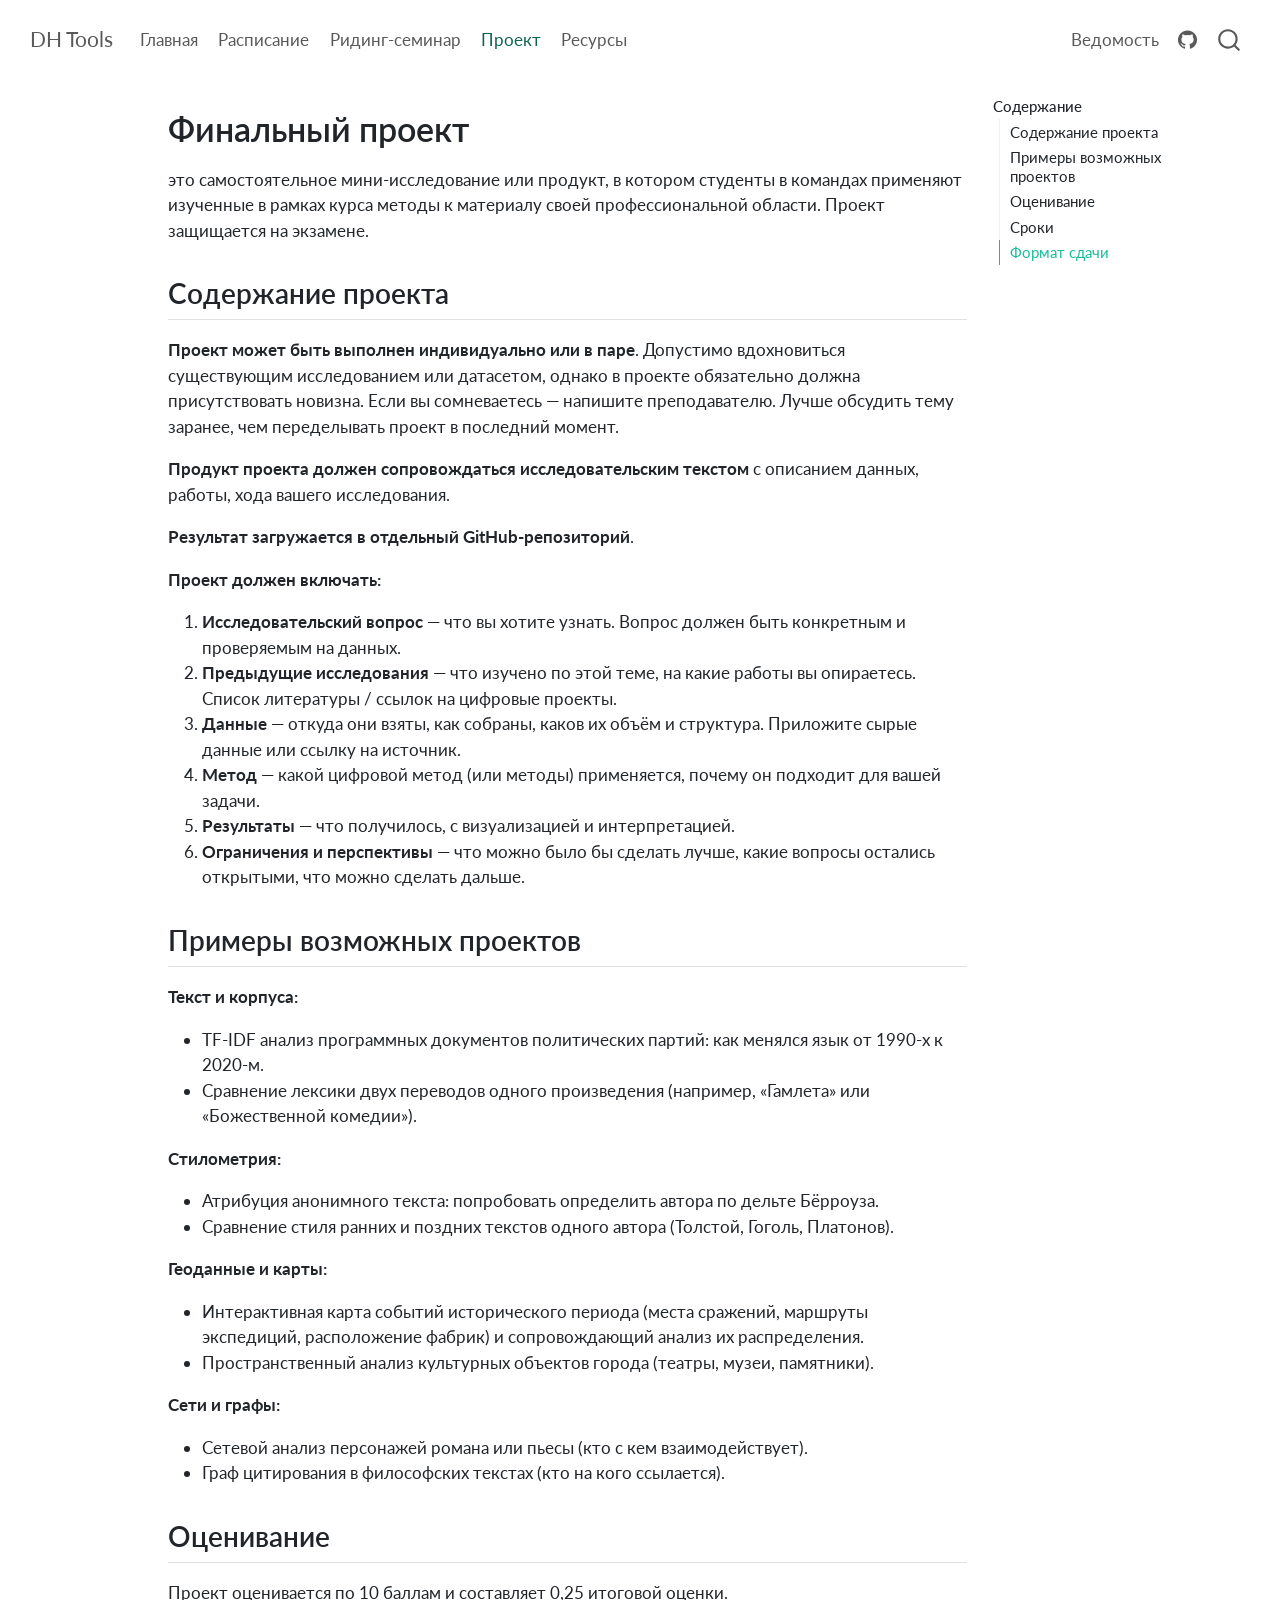
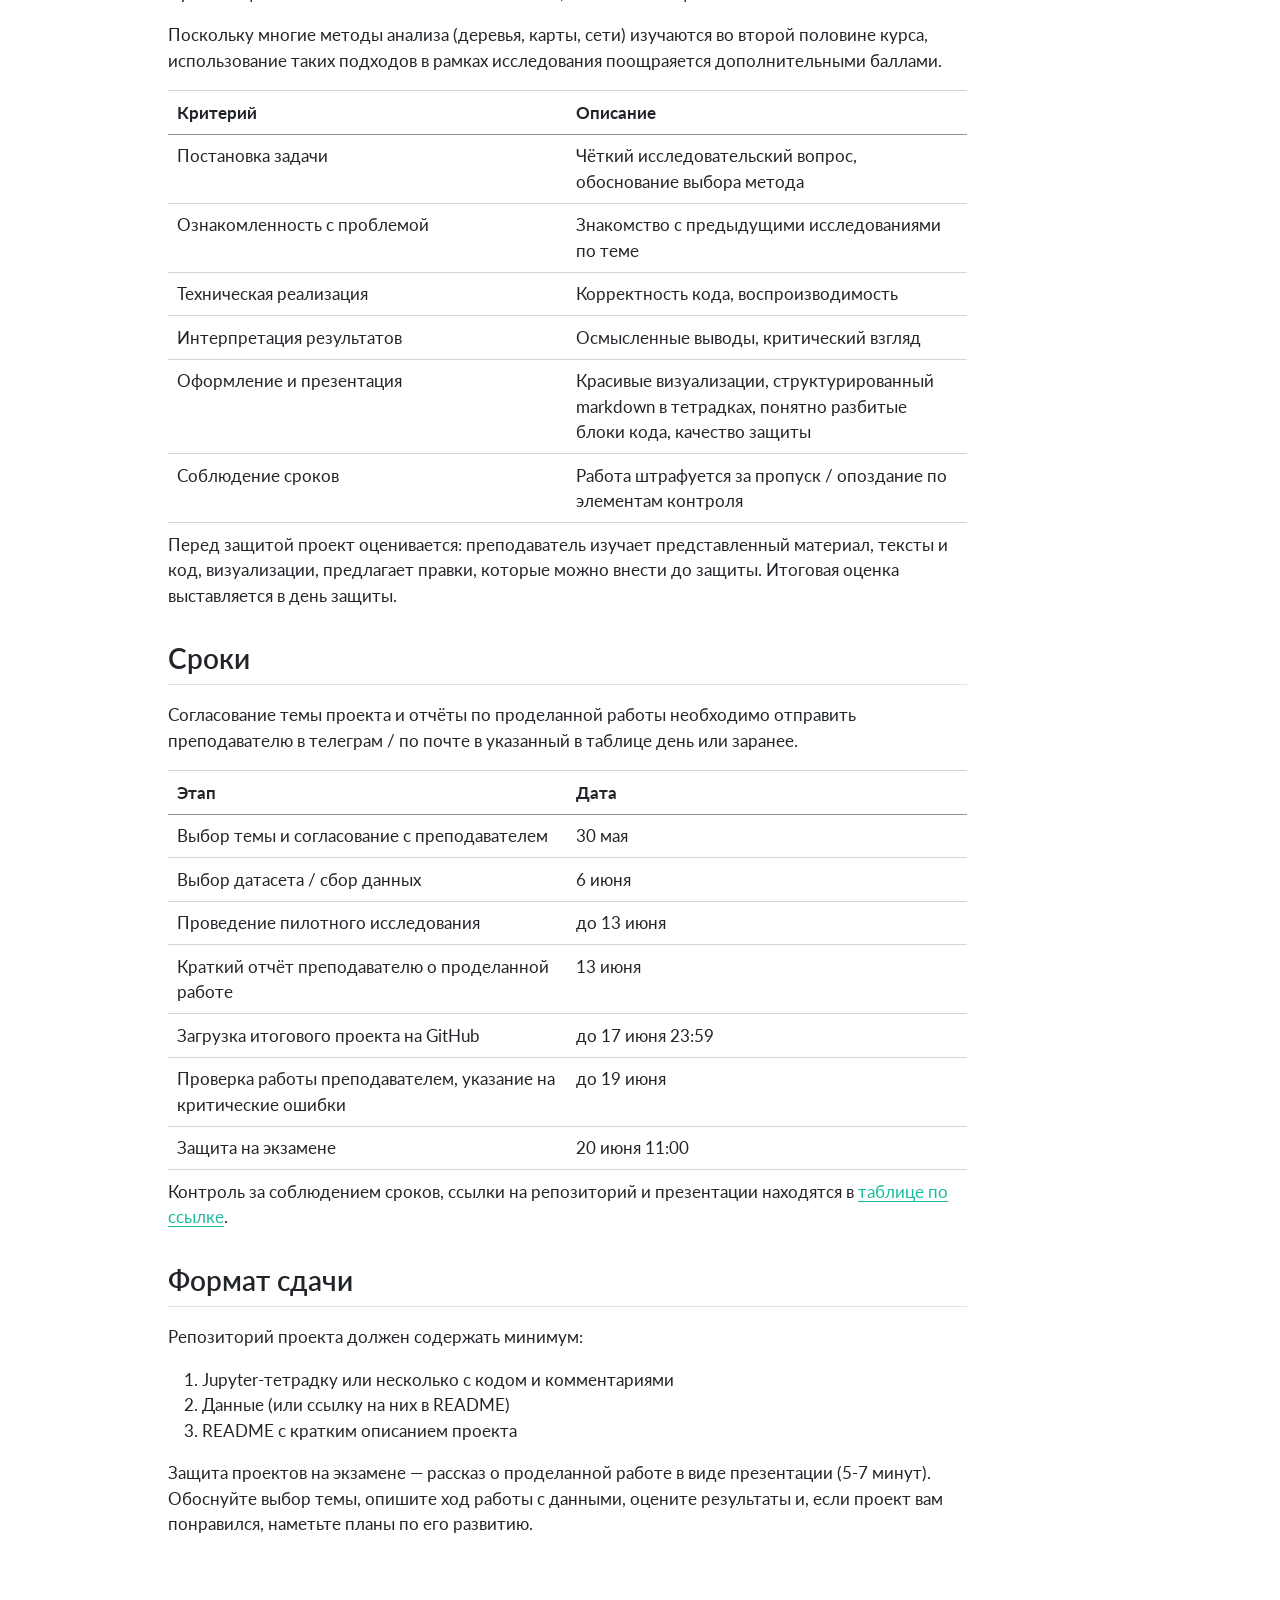
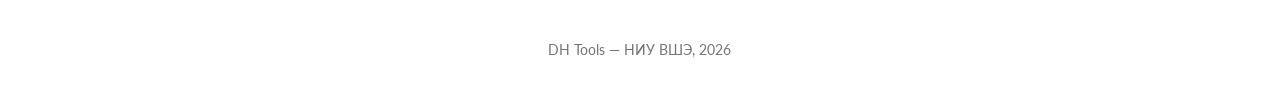
<file: docs/docs/project.html>
<!DOCTYPE html>
<html xmlns="http://www.w3.org/1999/xhtml" lang="ru" xml:lang="ru"><head>

<meta charset="utf-8">
<meta name="generator" content="quarto-1.9.36">

<meta name="viewport" content="width=device-width, initial-scale=1.0, user-scalable=yes">


<title>Финальный проект – DH Tools</title>
<style>
/* Default styles provided by pandoc.
** See https://pandoc.org/MANUAL.html#variables-for-html for config info.
*/
code{white-space: pre-wrap;}
span.smallcaps{font-variant: small-caps;}
div.columns{display: flex; gap: min(4vw, 1.5em);}
div.column{flex: auto; overflow-x: auto;}
div.hanging-indent{margin-left: 1.5em; text-indent: -1.5em;}
ul.task-list{list-style: none;}
ul.task-list li input[type="checkbox"] {
  width: 0.8em;
  margin: 0 0.8em 0.2em -1em; /* quarto-specific, see https://github.com/quarto-dev/quarto-cli/issues/4556 */ 
  vertical-align: middle;
}
</style>


<script src="site_libs/quarto-nav/quarto-nav.js"></script>
<script src="site_libs/quarto-nav/headroom.min.js"></script>
<script src="site_libs/clipboard/clipboard.min.js"></script>
<script src="site_libs/quarto-search/autocomplete.umd.js"></script>
<script src="site_libs/quarto-search/fuse.min.js"></script>
<script src="site_libs/quarto-search/quarto-search.js"></script>
<meta name="quarto:offset" content="./">
<link href="./images/favicon.png" rel="icon" type="image/png">
<script src="site_libs/quarto-html/quarto.js" type="module"></script>
<script src="site_libs/quarto-html/tabsets/tabsets.js" type="module"></script>
<script src="site_libs/quarto-html/popper.min.js"></script>
<script src="site_libs/quarto-html/tippy.umd.min.js"></script>
<script src="site_libs/quarto-html/anchor.min.js"></script>
<link href="site_libs/quarto-html/tippy.css" rel="stylesheet">
<link href="site_libs/quarto-html/quarto-syntax-highlighting-845c23b38eaddc0f92fda52bfe77a8c8.css" rel="stylesheet" id="quarto-text-highlighting-styles">
<script src="site_libs/bootstrap/bootstrap.min.js"></script>
<link href="site_libs/bootstrap/bootstrap-icons.css" rel="stylesheet">
<link href="site_libs/bootstrap/bootstrap-0452e7c00f1295bfc5451bb669a0a920.min.css" rel="stylesheet" append-hash="true" id="quarto-bootstrap" data-mode="light">
<script id="quarto-search-options" type="application/json">{
  "location": "navbar",
  "copy-button": false,
  "collapse-after": 3,
  "panel-placement": "end",
  "type": "overlay",
  "limit": 50,
  "keyboard-shortcut": [
    "f",
    "/",
    "s"
  ],
  "show-item-context": false,
  "language": {
    "search-no-results-text": "Поиск не дал результатов",
    "search-matching-documents-text": "Результаты поиска",
    "search-copy-link-title": "Скопировать ссылку",
    "search-hide-matches-text": "Скрыть дополнительные результаты",
    "search-more-match-text": "дополнительный результат в этом документе",
    "search-more-matches-text": "дополнительных результата(-ов) в этом документе",
    "search-clear-button-title": "Очистить",
    "search-text-placeholder": "",
    "search-detached-cancel-button-title": "Отменить",
    "search-submit-button-title": "Найти",
    "search-label": "Поиск"
  }
}</script>


<link rel="stylesheet" href="styles.css">
</head>

<body class="nav-fixed quarto-light">

<div id="quarto-search-results"></div>
  <header id="quarto-header" class="headroom fixed-top">
    <nav class="navbar navbar-expand-lg " data-bs-theme="dark">
      <div class="navbar-container container-fluid">
      <div class="navbar-brand-container mx-auto">
    <a class="navbar-brand" href="./index.html">
    <span class="navbar-title">DH Tools</span>
    </a>
  </div>
            <div id="quarto-search" class="" title="Поиск"></div>
          <button class="navbar-toggler" type="button" data-bs-toggle="collapse" data-bs-target="#navbarCollapse" aria-controls="navbarCollapse" role="menu" aria-expanded="false" aria-label="Переключить навигацию" onclick="if (window.quartoToggleHeadroom) { window.quartoToggleHeadroom(); }">
  <span class="navbar-toggler-icon"></span>
</button>
          <div class="collapse navbar-collapse" id="navbarCollapse">
            <ul class="navbar-nav navbar-nav-scroll me-auto">
  <li class="nav-item">
    <a class="nav-link" href="./index.html"> 
<span class="menu-text">Главная</span></a>
  </li>  
  <li class="nav-item">
    <a class="nav-link" href="./schedule.html"> 
<span class="menu-text">Расписание</span></a>
  </li>  
  <li class="nav-item">
    <a class="nav-link" href="./readings.html"> 
<span class="menu-text">Ридинг-семинар</span></a>
  </li>  
  <li class="nav-item">
    <a class="nav-link active" href="./project.html" aria-current="page"> 
<span class="menu-text">Проект</span></a>
  </li>  
  <li class="nav-item">
    <a class="nav-link" href="./resources.html"> 
<span class="menu-text">Ресурсы</span></a>
  </li>  
</ul>
            <ul class="navbar-nav navbar-nav-scroll ms-auto">
  <li class="nav-item">
    <a class="nav-link" href="https://docs.google.com/spreadsheets/d/1r0UY9qvdqbFJl7yIVJxvzA6fDhArwUjSczj9emu6JRc/edit?gid=0#gid=0"> 
<span class="menu-text">Ведомость</span></a>
  </li>  
  <li class="nav-item compact">
    <a class="nav-link" href="https://github.com/always1ready/dh-tools"> <i class="bi bi-github" role="img">
</i> 
<span class="menu-text"></span></a>
  </li>  
</ul>
          </div> <!-- /navcollapse -->
            <div class="quarto-navbar-tools">
</div>
      </div> <!-- /container-fluid -->
    </nav>
</header>
<!-- content -->
<div id="quarto-content" class="quarto-container page-columns page-rows-contents page-layout-article page-navbar">
<!-- sidebar -->
<!-- margin-sidebar -->
    <div id="quarto-margin-sidebar" class="sidebar margin-sidebar">
        <nav id="TOC" role="doc-toc" class="toc-active">
    <h2 id="toc-title">Содержание</h2>
   
  <ul>
  <li><a href="#содержание-проекта" id="toc-содержание-проекта" class="nav-link active" data-scroll-target="#содержание-проекта">Содержание проекта</a></li>
  <li><a href="#примеры-возможных-проектов" id="toc-примеры-возможных-проектов" class="nav-link" data-scroll-target="#примеры-возможных-проектов">Примеры возможных проектов</a></li>
  <li><a href="#оценивание" id="toc-оценивание" class="nav-link" data-scroll-target="#оценивание">Оценивание</a></li>
  <li><a href="#сроки" id="toc-сроки" class="nav-link" data-scroll-target="#сроки">Сроки</a></li>
  <li><a href="#формат-сдачи" id="toc-формат-сдачи" class="nav-link" data-scroll-target="#формат-сдачи">Формат сдачи</a></li>
  </ul>
</nav>
    </div>
<!-- main -->
<main class="content" id="quarto-document-content">

<header id="title-block-header" class="quarto-title-block default">
<div class="quarto-title">
<h1 class="title">Финальный проект</h1>
</div>



<div class="quarto-title-meta">

    
  
    
  </div>
  


</header>


<p>это самостоятельное мини-исследование или продукт, в котором студенты в командах применяют изученные в рамках курса методы к материалу своей профессиональной области. Проект защищается на экзамене.</p>
<section id="содержание-проекта" class="level2">
<h2 class="anchored" data-anchor-id="содержание-проекта">Содержание проекта</h2>
<p><strong>Проект может быть выполнен индивидуально или в паре</strong>. Допустимо вдохновиться существующим исследованием или датасетом, однако в проекте обязательно должна присутствовать новизна. Если вы сомневаетесь — напишите преподавателю. Лучше обсудить тему заранее, чем переделывать проект в последний момент.</p>
<p><strong>Продукт проекта должен сопровождаться исследовательским текстом</strong> с описанием данных, работы, хода вашего исследования.</p>
<p><strong>Результат загружается в отдельный GitHub-репозиторий</strong>.</p>
<p><strong>Проект должен включать:</strong></p>
<ol type="1">
<li><strong>Исследовательский вопрос</strong> — что вы хотите узнать. Вопрос должен быть конкретным и проверяемым на данных.</li>
<li><strong>Предыдущие исследования</strong> — что изучено по этой теме, на какие работы вы опираетесь. Список литературы / ссылок на цифровые проекты.</li>
<li><strong>Данные</strong> — откуда они взяты, как собраны, каков их объём и структура. Приложите сырые данные или ссылку на источник.</li>
<li><strong>Метод</strong> — какой цифровой метод (или методы) применяется, почему он подходит для вашей задачи.</li>
<li><strong>Результаты</strong> — что получилось, с визуализацией и интерпретацией.</li>
<li><strong>Ограничения и перспективы</strong> — что можно было бы сделать лучше, какие вопросы остались открытыми, что можно сделать дальше.</li>
</ol>
</section>
<section id="примеры-возможных-проектов" class="level2">
<h2 class="anchored" data-anchor-id="примеры-возможных-проектов">Примеры возможных проектов</h2>
<p><strong>Текст и корпуса:</strong></p>
<ul>
<li>TF-IDF анализ программных документов политических партий: как менялся язык от 1990-х к 2020-м.</li>
<li>Сравнение лексики двух переводов одного произведения (например, «Гамлета» или «Божественной комедии»).</li>
</ul>
<p><strong>Стилометрия:</strong></p>
<ul>
<li>Атрибуция анонимного текста: попробовать определить автора по дельте Бёрроуза.</li>
<li>Сравнение стиля ранних и поздних текстов одного автора (Толстой, Гоголь, Платонов).</li>
</ul>
<p><strong>Геоданные и карты:</strong></p>
<ul>
<li>Интерактивная карта событий исторического периода (места сражений, маршруты экспедиций, расположение фабрик) и сопровождающий анализ их распределения.</li>
<li>Пространственный анализ культурных объектов города (театры, музеи, памятники).</li>
</ul>
<p><strong>Сети и графы:</strong></p>
<ul>
<li>Сетевой анализ персонажей романа или пьесы (кто с кем взаимодействует).</li>
<li>Граф цитирования в философских текстах (кто на кого ссылается).</li>
</ul>
</section>
<section id="оценивание" class="level2">
<h2 class="anchored" data-anchor-id="оценивание">Оценивание</h2>
<p>Проект оценивается по 10 баллам и составляет 0,25 итоговой оценки.</p>
<p>Поскольку многие методы анализа (деревья, карты, сети) изучаются во второй половине курса, использование таких подходов в рамках исследования поощраяется дополнительными баллами.</p>
<table class="caption-top table">
<colgroup>
<col style="width: 50%">
<col style="width: 50%">
</colgroup>
<thead>
<tr class="header">
<th>Критерий</th>
<th>Описание</th>
</tr>
</thead>
<tbody>
<tr class="odd">
<td>Постановка задачи</td>
<td>Чёткий исследовательский вопрос, обоснование выбора метода</td>
</tr>
<tr class="even">
<td>Ознакомленность с проблемой</td>
<td>Знакомство с предыдущими исследованиями по теме</td>
</tr>
<tr class="odd">
<td>Техническая реализация</td>
<td>Корректность кода, воспроизводимость</td>
</tr>
<tr class="even">
<td>Интерпретация результатов</td>
<td>Осмысленные выводы, критический взгляд</td>
</tr>
<tr class="odd">
<td>Оформление и презентация</td>
<td>Красивые визуализации, структурированный markdown в тетрадках, понятно разбитые блоки кода, качество защиты</td>
</tr>
<tr class="even">
<td>Соблюдение сроков</td>
<td>Работа штрафуется за пропуск / опоздание по элементам контроля</td>
</tr>
</tbody>
</table>
<p>Перед защитой проект оценивается: преподаватель изучает представленный материал, тексты и код, визуализации, предлагает правки, которые можно внести до защиты. Итоговая оценка выставляется в день защиты.</p>
</section>
<section id="сроки" class="level2">
<h2 class="anchored" data-anchor-id="сроки">Сроки</h2>
<p>Согласование темы проекта и отчёты по проделанной работы необходимо отправить преподавателю в телеграм / по почте в указанный в таблице день или заранее.</p>
<table class="caption-top table">
<colgroup>
<col style="width: 50%">
<col style="width: 50%">
</colgroup>
<thead>
<tr class="header">
<th>Этап</th>
<th>Дата</th>
</tr>
</thead>
<tbody>
<tr class="odd">
<td>Выбор темы и согласование с преподавателем</td>
<td>30 мая</td>
</tr>
<tr class="even">
<td>Выбор датасета / сбор данных</td>
<td>6 июня</td>
</tr>
<tr class="odd">
<td>Проведение пилотного исследования</td>
<td>до 13 июня</td>
</tr>
<tr class="even">
<td>Краткий отчёт преподавателю о проделанной работе</td>
<td>13 июня</td>
</tr>
<tr class="odd">
<td>Загрузка итогового проекта на GitHub</td>
<td>до 17 июня 23:59</td>
</tr>
<tr class="even">
<td>Проверка работы преподавателем, указание на критические ошибки</td>
<td>до 19 июня</td>
</tr>
<tr class="odd">
<td>Защита на экзамене</td>
<td>20 июня 11:00</td>
</tr>
</tbody>
</table>
<p>Контроль за соблюдением сроков, ссылки на репозиторий и презентации находятся в <a href="https://docs.google.com/spreadsheets/d/1r0UY9qvdqbFJl7yIVJxvzA6fDhArwUjSczj9emu6JRc/edit?gid=1933220036#gid=1933220036">таблице по ссылке</a>.</p>
</section>
<section id="формат-сдачи" class="level2">
<h2 class="anchored" data-anchor-id="формат-сдачи">Формат сдачи</h2>
<p>Репозиторий проекта должен содержать минимум:</p>
<ol type="1">
<li>Jupyter-тетрадку или несколько с кодом и комментариями</li>
<li>Данные (или ссылку на них в README)</li>
<li>README с кратким описанием проекта</li>
</ol>
<p>Защита проектов на экзамене — рассказ о проделанной работе в виде презентации (5-7 минут). Обоснуйте выбор темы, опишите ход работы с данными, оцените результаты и, если проект вам понравился, наметьте планы по его развитию.</p>


</section>

</main> <!-- /main -->
<script id="quarto-html-after-body" type="application/javascript">
  window.document.addEventListener("DOMContentLoaded", function (event) {
    const icon = "";
    const anchorJS = new window.AnchorJS();
    anchorJS.options = {
      placement: 'right',
      icon: icon
    };
    anchorJS.add('.anchored');
    const isCodeAnnotation = (el) => {
      for (const clz of el.classList) {
        if (clz.startsWith('code-annotation-')) {                     
          return true;
        }
      }
      return false;
    }
    const onCopySuccess = function(e) {
      // button target
      const button = e.trigger;
      // don't keep focus
      button.blur();
      // flash "checked"
      button.classList.add('code-copy-button-checked');
      var currentTitle = button.getAttribute("title");
      button.setAttribute("title", "Скопировано");
      let tooltip;
      if (window.bootstrap) {
        button.setAttribute("data-bs-toggle", "tooltip");
        button.setAttribute("data-bs-placement", "left");
        button.setAttribute("data-bs-title", "Скопировано");
        tooltip = new bootstrap.Tooltip(button, 
          { trigger: "manual", 
            customClass: "code-copy-button-tooltip",
            offset: [0, -8]});
        tooltip.show();    
      }
      setTimeout(function() {
        if (tooltip) {
          tooltip.hide();
          button.removeAttribute("data-bs-title");
          button.removeAttribute("data-bs-toggle");
          button.removeAttribute("data-bs-placement");
        }
        button.setAttribute("title", currentTitle);
        button.classList.remove('code-copy-button-checked');
      }, 1000);
      // clear code selection
      e.clearSelection();
    }
    const getTextToCopy = function(trigger) {
      const outerScaffold = trigger.parentElement.cloneNode(true);
      const codeEl = outerScaffold.querySelector('code');
      for (const childEl of codeEl.children) {
        if (isCodeAnnotation(childEl)) {
          childEl.remove();
        }
      }
      return codeEl.innerText;
    }
    const clipboard = new window.ClipboardJS('.code-copy-button:not([data-in-quarto-modal])', {
      text: getTextToCopy
    });
    clipboard.on('success', onCopySuccess);
    if (window.document.getElementById('quarto-embedded-source-code-modal')) {
      const clipboardModal = new window.ClipboardJS('.code-copy-button[data-in-quarto-modal]', {
        text: getTextToCopy,
        container: window.document.getElementById('quarto-embedded-source-code-modal')
      });
      clipboardModal.on('success', onCopySuccess);
    }
      var localhostRegex = new RegExp(/^(?:http|https):\/\/localhost\:?[0-9]*\//);
      var mailtoRegex = new RegExp(/^mailto:/);
        var filterRegex = new RegExp('/' + window.location.host + '/');
      var isInternal = (href) => {
          return filterRegex.test(href) || localhostRegex.test(href) || mailtoRegex.test(href);
      }
      // Inspect non-navigation links and adorn them if external
     var links = window.document.querySelectorAll('a[href]:not(.nav-link):not(.navbar-brand):not(.toc-action):not(.sidebar-link):not(.sidebar-item-toggle):not(.pagination-link):not(.no-external):not([aria-hidden]):not(.dropdown-item):not(.quarto-navigation-tool):not(.about-link)');
      for (var i=0; i<links.length; i++) {
        const link = links[i];
        if (!isInternal(link.href)) {
          // undo the damage that might have been done by quarto-nav.js in the case of
          // links that we want to consider external
          if (link.dataset.originalHref !== undefined) {
            link.href = link.dataset.originalHref;
          }
        }
      }
    function tippyHover(el, contentFn, onTriggerFn, onUntriggerFn) {
      const config = {
        allowHTML: true,
        maxWidth: 500,
        delay: 100,
        arrow: false,
        appendTo: function(el) {
            return el.parentElement;
        },
        interactive: true,
        interactiveBorder: 10,
        theme: 'quarto',
        placement: 'bottom-start',
      };
      if (contentFn) {
        config.content = contentFn;
      }
      if (onTriggerFn) {
        config.onTrigger = onTriggerFn;
      }
      if (onUntriggerFn) {
        config.onUntrigger = onUntriggerFn;
      }
      window.tippy(el, config); 
    }
    const noterefs = window.document.querySelectorAll('a[role="doc-noteref"]');
    for (var i=0; i<noterefs.length; i++) {
      const ref = noterefs[i];
      tippyHover(ref, function() {
        // use id or data attribute instead here
        let href = ref.getAttribute('data-footnote-href') || ref.getAttribute('href');
        try { href = new URL(href).hash; } catch {}
        const id = href.replace(/^#\/?/, "");
        const note = window.document.getElementById(id);
        if (note) {
          return note.innerHTML;
        } else {
          return "";
        }
      });
    }
    const xrefs = window.document.querySelectorAll('a.quarto-xref');
    const processXRef = (id, note) => {
      // Strip column container classes
      const stripColumnClz = (el) => {
        el.classList.remove("page-full", "page-columns");
        if (el.children) {
          for (const child of el.children) {
            stripColumnClz(child);
          }
        }
      }
      stripColumnClz(note)
      if (id === null || id.startsWith('sec-')) {
        // Special case sections, only their first couple elements
        const container = document.createElement("div");
        if (note.children && note.children.length > 2) {
          container.appendChild(note.children[0].cloneNode(true));
          for (let i = 1; i < note.children.length; i++) {
            const child = note.children[i];
            if (child.tagName === "P" && child.innerText === "") {
              continue;
            } else {
              container.appendChild(child.cloneNode(true));
              break;
            }
          }
          if (window.Quarto?.typesetMath) {
            window.Quarto.typesetMath(container);
          }
          return container.innerHTML
        } else {
          if (window.Quarto?.typesetMath) {
            window.Quarto.typesetMath(note);
          }
          return note.innerHTML;
        }
      } else {
        // Remove any anchor links if they are present
        const anchorLink = note.querySelector('a.anchorjs-link');
        if (anchorLink) {
          anchorLink.remove();
        }
        if (window.Quarto?.typesetMath) {
          window.Quarto.typesetMath(note);
        }
        if (note.classList.contains("callout")) {
          return note.outerHTML;
        } else {
          return note.innerHTML;
        }
      }
    }
    for (var i=0; i<xrefs.length; i++) {
      const xref = xrefs[i];
      tippyHover(xref, undefined, function(instance) {
        instance.disable();
        let url = xref.getAttribute('href');
        let hash = undefined; 
        if (url.startsWith('#')) {
          hash = url;
        } else {
          try { hash = new URL(url).hash; } catch {}
        }
        if (hash) {
          const id = hash.replace(/^#\/?/, "");
          const note = window.document.getElementById(id);
          if (note !== null) {
            try {
              const html = processXRef(id, note.cloneNode(true));
              instance.setContent(html);
            } finally {
              instance.enable();
              instance.show();
            }
          } else {
            // See if we can fetch this
            fetch(url.split('#')[0])
            .then(res => res.text())
            .then(html => {
              const parser = new DOMParser();
              const htmlDoc = parser.parseFromString(html, "text/html");
              const note = htmlDoc.getElementById(id);
              if (note !== null) {
                const html = processXRef(id, note);
                instance.setContent(html);
              } 
            }).finally(() => {
              instance.enable();
              instance.show();
            });
          }
        } else {
          // See if we can fetch a full url (with no hash to target)
          // This is a special case and we should probably do some content thinning / targeting
          fetch(url)
          .then(res => res.text())
          .then(html => {
            const parser = new DOMParser();
            const htmlDoc = parser.parseFromString(html, "text/html");
            const note = htmlDoc.querySelector('main.content');
            if (note !== null) {
              // This should only happen for chapter cross references
              // (since there is no id in the URL)
              // remove the first header
              if (note.children.length > 0 && note.children[0].tagName === "HEADER") {
                note.children[0].remove();
              }
              const html = processXRef(null, note);
              instance.setContent(html);
            } 
          }).finally(() => {
            instance.enable();
            instance.show();
          });
        }
      }, function(instance) {
      });
    }
        let selectedAnnoteEl;
        const selectorForAnnotation = ( cell, annotation) => {
          let cellAttr = 'data-code-cell="' + cell + '"';
          let lineAttr = 'data-code-annotation="' +  annotation + '"';
          const selector = 'span[' + cellAttr + '][' + lineAttr + ']';
          return selector;
        }
        const selectCodeLines = (annoteEl) => {
          const doc = window.document;
          const targetCell = annoteEl.getAttribute("data-target-cell");
          const targetAnnotation = annoteEl.getAttribute("data-target-annotation");
          const annoteSpan = window.document.querySelector(selectorForAnnotation(targetCell, targetAnnotation));
          const lines = annoteSpan.getAttribute("data-code-lines").split(",");
          const lineIds = lines.map((line) => {
            return targetCell + "-" + line;
          })
          let top = null;
          let height = null;
          let parent = null;
          if (lineIds.length > 0) {
              //compute the position of the single el (top and bottom and make a div)
              const el = window.document.getElementById(lineIds[0]);
              top = el.offsetTop;
              height = el.offsetHeight;
              parent = el.parentElement.parentElement;
            if (lineIds.length > 1) {
              const lastEl = window.document.getElementById(lineIds[lineIds.length - 1]);
              const bottom = lastEl.offsetTop + lastEl.offsetHeight;
              height = bottom - top;
            }
            if (top !== null && height !== null && parent !== null) {
              // cook up a div (if necessary) and position it 
              let div = window.document.getElementById("code-annotation-line-highlight");
              if (div === null) {
                div = window.document.createElement("div");
                div.setAttribute("id", "code-annotation-line-highlight");
                div.style.position = 'absolute';
                parent.appendChild(div);
              }
              div.style.top = top - 2 + "px";
              div.style.height = height + 4 + "px";
              div.style.left = 0;
              let gutterDiv = window.document.getElementById("code-annotation-line-highlight-gutter");
              if (gutterDiv === null) {
                gutterDiv = window.document.createElement("div");
                gutterDiv.setAttribute("id", "code-annotation-line-highlight-gutter");
                gutterDiv.style.position = 'absolute';
                const codeCell = window.document.getElementById(targetCell);
                const gutter = codeCell.querySelector('.code-annotation-gutter');
                gutter.appendChild(gutterDiv);
              }
              gutterDiv.style.top = top - 2 + "px";
              gutterDiv.style.height = height + 4 + "px";
            }
            selectedAnnoteEl = annoteEl;
          }
        };
        const unselectCodeLines = () => {
          const elementsIds = ["code-annotation-line-highlight", "code-annotation-line-highlight-gutter"];
          elementsIds.forEach((elId) => {
            const div = window.document.getElementById(elId);
            if (div) {
              div.remove();
            }
          });
          selectedAnnoteEl = undefined;
        };
          // Handle positioning of the toggle
      window.addEventListener(
        "resize",
        throttle(() => {
          elRect = undefined;
          if (selectedAnnoteEl) {
            selectCodeLines(selectedAnnoteEl);
          }
        }, 10)
      );
      function throttle(fn, ms) {
      let throttle = false;
      let timer;
        return (...args) => {
          if(!throttle) { // first call gets through
              fn.apply(this, args);
              throttle = true;
          } else { // all the others get throttled
              if(timer) clearTimeout(timer); // cancel #2
              timer = setTimeout(() => {
                fn.apply(this, args);
                timer = throttle = false;
              }, ms);
          }
        };
      }
        // Attach click handler to the DT
        const annoteDls = window.document.querySelectorAll('dt[data-target-cell]');
        for (const annoteDlNode of annoteDls) {
          annoteDlNode.addEventListener('click', (event) => {
            const clickedEl = event.target;
            if (clickedEl !== selectedAnnoteEl) {
              unselectCodeLines();
              const activeEl = window.document.querySelector('dt[data-target-cell].code-annotation-active');
              if (activeEl) {
                activeEl.classList.remove('code-annotation-active');
              }
              selectCodeLines(clickedEl);
              clickedEl.classList.add('code-annotation-active');
            } else {
              // Unselect the line
              unselectCodeLines();
              clickedEl.classList.remove('code-annotation-active');
            }
          });
        }
    const findCites = (el) => {
      const parentEl = el.parentElement;
      if (parentEl) {
        const cites = parentEl.dataset.cites;
        if (cites) {
          return {
            el,
            cites: cites.split(' ')
          };
        } else {
          return findCites(el.parentElement)
        }
      } else {
        return undefined;
      }
    };
    var bibliorefs = window.document.querySelectorAll('a[role="doc-biblioref"]');
    for (var i=0; i<bibliorefs.length; i++) {
      const ref = bibliorefs[i];
      const citeInfo = findCites(ref);
      if (citeInfo) {
        tippyHover(citeInfo.el, function() {
          var popup = window.document.createElement('div');
          citeInfo.cites.forEach(function(cite) {
            var citeDiv = window.document.createElement('div');
            citeDiv.classList.add('hanging-indent');
            citeDiv.classList.add('csl-entry');
            var biblioDiv = window.document.getElementById('ref-' + cite);
            if (biblioDiv) {
              citeDiv.innerHTML = biblioDiv.innerHTML;
            }
            popup.appendChild(citeDiv);
          });
          return popup.innerHTML;
        });
      }
    }
  });
  </script>
</div> <!-- /content -->
<footer class="footer">
  <div class="nav-footer">
    <div class="nav-footer-left">
      &nbsp;
    </div>   
    <div class="nav-footer-center">
<p>DH Tools — НИУ ВШЭ, 2026</p>
</div>
    <div class="nav-footer-right">
      &nbsp;
    </div>
  </div>
</footer>




</body></html>
</file>
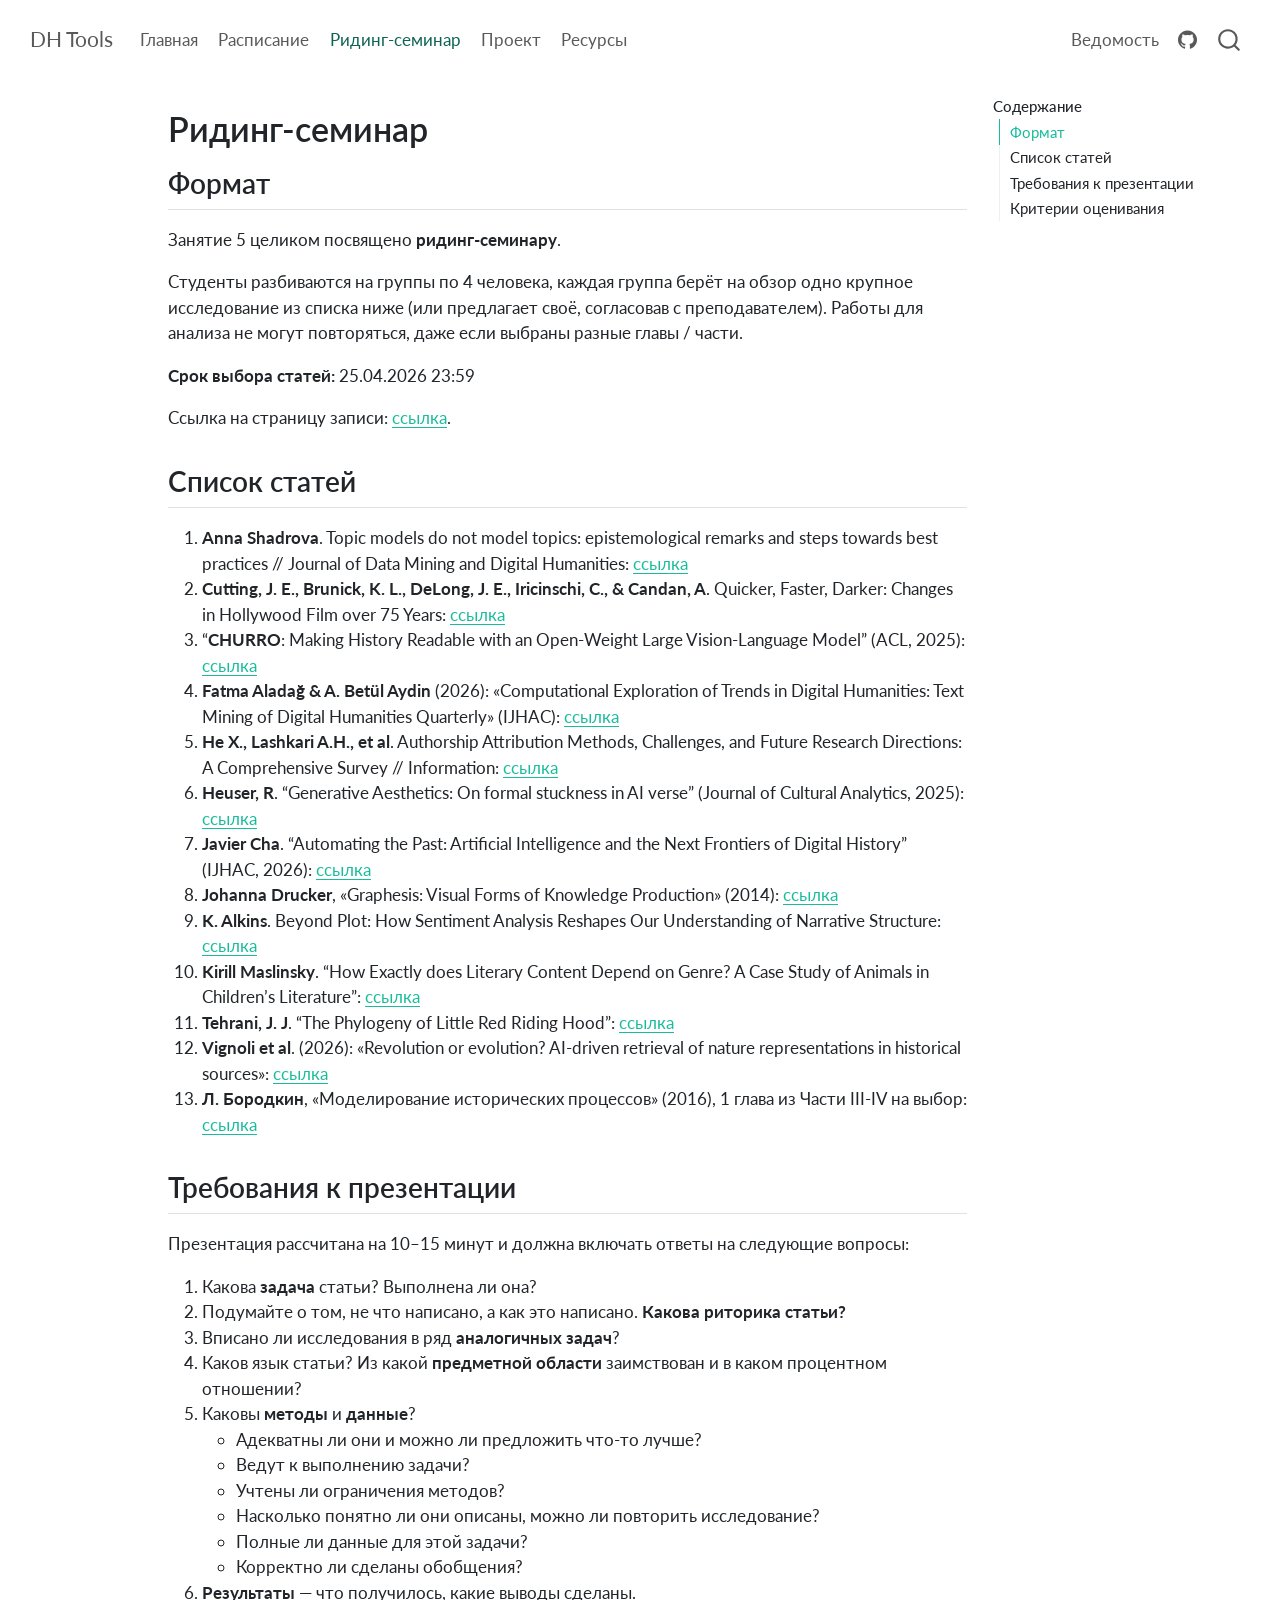
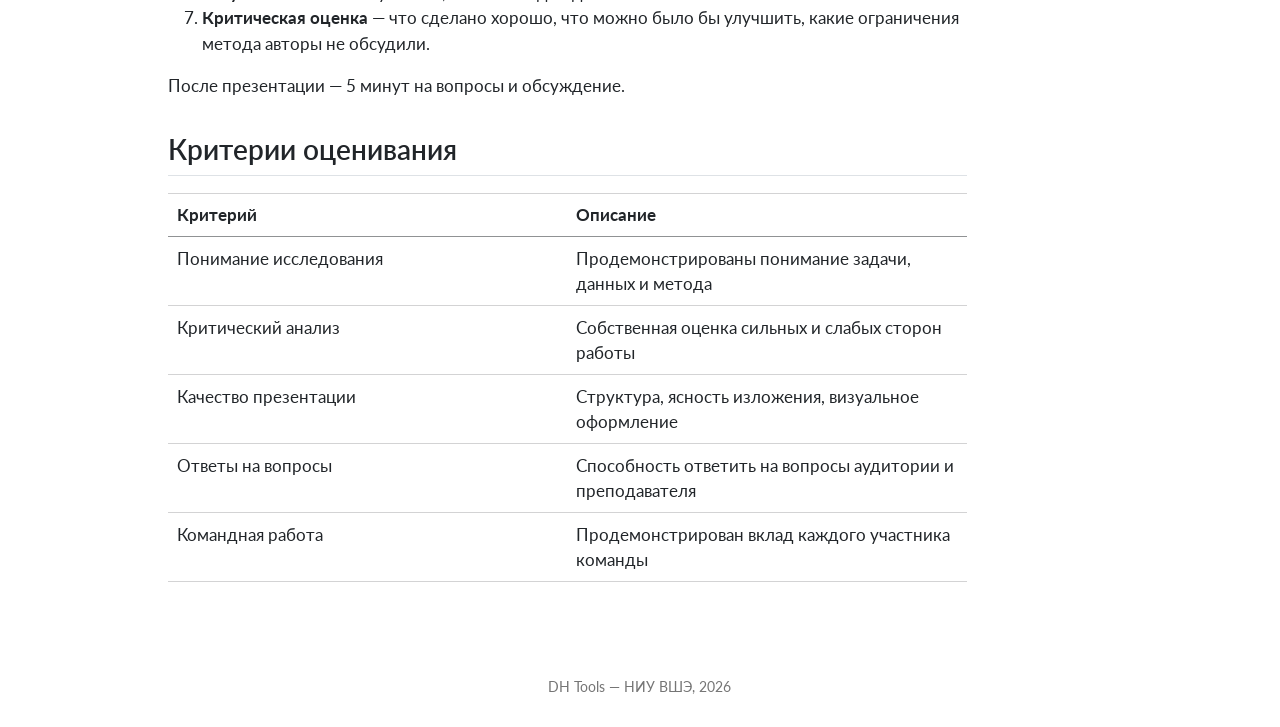
<file: docs/docs/readings.html>
<!DOCTYPE html>
<html xmlns="http://www.w3.org/1999/xhtml" lang="ru" xml:lang="ru"><head>

<meta charset="utf-8">
<meta name="generator" content="quarto-1.9.36">

<meta name="viewport" content="width=device-width, initial-scale=1.0, user-scalable=yes">


<title>Ридинг-семинар – DH Tools</title>
<style>
/* Default styles provided by pandoc.
** See https://pandoc.org/MANUAL.html#variables-for-html for config info.
*/
code{white-space: pre-wrap;}
span.smallcaps{font-variant: small-caps;}
div.columns{display: flex; gap: min(4vw, 1.5em);}
div.column{flex: auto; overflow-x: auto;}
div.hanging-indent{margin-left: 1.5em; text-indent: -1.5em;}
ul.task-list{list-style: none;}
ul.task-list li input[type="checkbox"] {
  width: 0.8em;
  margin: 0 0.8em 0.2em -1em; /* quarto-specific, see https://github.com/quarto-dev/quarto-cli/issues/4556 */ 
  vertical-align: middle;
}
</style>


<script src="site_libs/quarto-nav/quarto-nav.js"></script>
<script src="site_libs/quarto-nav/headroom.min.js"></script>
<script src="site_libs/clipboard/clipboard.min.js"></script>
<script src="site_libs/quarto-search/autocomplete.umd.js"></script>
<script src="site_libs/quarto-search/fuse.min.js"></script>
<script src="site_libs/quarto-search/quarto-search.js"></script>
<meta name="quarto:offset" content="./">
<link href="./images/favicon.png" rel="icon" type="image/png">
<script src="site_libs/quarto-html/quarto.js" type="module"></script>
<script src="site_libs/quarto-html/tabsets/tabsets.js" type="module"></script>
<script src="site_libs/quarto-html/popper.min.js"></script>
<script src="site_libs/quarto-html/tippy.umd.min.js"></script>
<script src="site_libs/quarto-html/anchor.min.js"></script>
<link href="site_libs/quarto-html/tippy.css" rel="stylesheet">
<link href="site_libs/quarto-html/quarto-syntax-highlighting-845c23b38eaddc0f92fda52bfe77a8c8.css" rel="stylesheet" id="quarto-text-highlighting-styles">
<script src="site_libs/bootstrap/bootstrap.min.js"></script>
<link href="site_libs/bootstrap/bootstrap-icons.css" rel="stylesheet">
<link href="site_libs/bootstrap/bootstrap-0452e7c00f1295bfc5451bb669a0a920.min.css" rel="stylesheet" append-hash="true" id="quarto-bootstrap" data-mode="light">
<script id="quarto-search-options" type="application/json">{
  "location": "navbar",
  "copy-button": false,
  "collapse-after": 3,
  "panel-placement": "end",
  "type": "overlay",
  "limit": 50,
  "keyboard-shortcut": [
    "f",
    "/",
    "s"
  ],
  "show-item-context": false,
  "language": {
    "search-no-results-text": "Поиск не дал результатов",
    "search-matching-documents-text": "Результаты поиска",
    "search-copy-link-title": "Скопировать ссылку",
    "search-hide-matches-text": "Скрыть дополнительные результаты",
    "search-more-match-text": "дополнительный результат в этом документе",
    "search-more-matches-text": "дополнительных результата(-ов) в этом документе",
    "search-clear-button-title": "Очистить",
    "search-text-placeholder": "",
    "search-detached-cancel-button-title": "Отменить",
    "search-submit-button-title": "Найти",
    "search-label": "Поиск"
  }
}</script>


<link rel="stylesheet" href="styles.css">
</head>

<body class="nav-fixed quarto-light">

<div id="quarto-search-results"></div>
  <header id="quarto-header" class="headroom fixed-top">
    <nav class="navbar navbar-expand-lg " data-bs-theme="dark">
      <div class="navbar-container container-fluid">
      <div class="navbar-brand-container mx-auto">
    <a class="navbar-brand" href="./index.html">
    <span class="navbar-title">DH Tools</span>
    </a>
  </div>
            <div id="quarto-search" class="" title="Поиск"></div>
          <button class="navbar-toggler" type="button" data-bs-toggle="collapse" data-bs-target="#navbarCollapse" aria-controls="navbarCollapse" role="menu" aria-expanded="false" aria-label="Переключить навигацию" onclick="if (window.quartoToggleHeadroom) { window.quartoToggleHeadroom(); }">
  <span class="navbar-toggler-icon"></span>
</button>
          <div class="collapse navbar-collapse" id="navbarCollapse">
            <ul class="navbar-nav navbar-nav-scroll me-auto">
  <li class="nav-item">
    <a class="nav-link" href="./index.html"> 
<span class="menu-text">Главная</span></a>
  </li>  
  <li class="nav-item">
    <a class="nav-link" href="./schedule.html"> 
<span class="menu-text">Расписание</span></a>
  </li>  
  <li class="nav-item">
    <a class="nav-link active" href="./readings.html" aria-current="page"> 
<span class="menu-text">Ридинг-семинар</span></a>
  </li>  
  <li class="nav-item">
    <a class="nav-link" href="./project.html"> 
<span class="menu-text">Проект</span></a>
  </li>  
  <li class="nav-item">
    <a class="nav-link" href="./resources.html"> 
<span class="menu-text">Ресурсы</span></a>
  </li>  
</ul>
            <ul class="navbar-nav navbar-nav-scroll ms-auto">
  <li class="nav-item">
    <a class="nav-link" href="https://docs.google.com/spreadsheets/d/1r0UY9qvdqbFJl7yIVJxvzA6fDhArwUjSczj9emu6JRc/edit?gid=0#gid=0"> 
<span class="menu-text">Ведомость</span></a>
  </li>  
  <li class="nav-item compact">
    <a class="nav-link" href="https://github.com/always1ready/dh-tools"> <i class="bi bi-github" role="img">
</i> 
<span class="menu-text"></span></a>
  </li>  
</ul>
          </div> <!-- /navcollapse -->
            <div class="quarto-navbar-tools">
</div>
      </div> <!-- /container-fluid -->
    </nav>
</header>
<!-- content -->
<div id="quarto-content" class="quarto-container page-columns page-rows-contents page-layout-article page-navbar">
<!-- sidebar -->
<!-- margin-sidebar -->
    <div id="quarto-margin-sidebar" class="sidebar margin-sidebar">
        <nav id="TOC" role="doc-toc" class="toc-active">
    <h2 id="toc-title">Содержание</h2>
   
  <ul>
  <li><a href="#формат" id="toc-формат" class="nav-link active" data-scroll-target="#формат">Формат</a></li>
  <li><a href="#список-статей" id="toc-список-статей" class="nav-link" data-scroll-target="#список-статей">Список статей</a></li>
  <li><a href="#требования-к-презентации" id="toc-требования-к-презентации" class="nav-link" data-scroll-target="#требования-к-презентации">Требования к презентации</a></li>
  <li><a href="#критерии-оценивания" id="toc-критерии-оценивания" class="nav-link" data-scroll-target="#критерии-оценивания">Критерии оценивания</a></li>
  </ul>
</nav>
    </div>
<!-- main -->
<main class="content" id="quarto-document-content">

<header id="title-block-header" class="quarto-title-block default">
<div class="quarto-title">
<h1 class="title">Ридинг-семинар</h1>
</div>



<div class="quarto-title-meta">

    
  
    
  </div>
  


</header>


<section id="формат" class="level2">
<h2 class="anchored" data-anchor-id="формат">Формат</h2>
<p>Занятие 5 целиком посвящено <strong>ридинг-семинару</strong>.</p>
<p>Студенты разбиваются на группы по 4 человека, каждая группа берёт на обзор одно крупное исследование из списка ниже (или предлагает своё, согласовав с преподавателем). Работы для анализа не могут повторяться, даже если выбраны разные главы / части.</p>
<p><strong>Срок выбора статей:</strong> 25.04.2026 23:59</p>
<p>Ссылка на страницу записи: <a href="https://docs.google.com/spreadsheets/d/1r0UY9qvdqbFJl7yIVJxvzA6fDhArwUjSczj9emu6JRc/edit?gid=1009180757#gid=1009180757">ссылка</a>.</p>
</section>
<section id="список-статей" class="level2">
<h2 class="anchored" data-anchor-id="список-статей">Список статей</h2>
<ol type="1">
<li><strong>Anna Shadrova</strong>. Topic models do not model topics: epistemological remarks and steps towards best practices // Journal of Data Mining and Digital Humanities: <a href="https://jdmdh.episciences.org/8608/pdf">ссылка</a></li>
<li><strong>Cutting, J. E., Brunick, K. L., DeLong, J. E., Iricinschi, C., &amp; Candan, A</strong>. Quicker, Faster, Darker: Changes in Hollywood Film over 75 Years: <a href="https://journals.sagepub.com/doi/10.1068/i0441aap">ссылка</a></li>
<li>“<strong>CHURRO</strong>: Making History Readable with an Open-Weight Large Vision-Language Model” (ACL, 2025): <a href="https://aclanthology.org/2025.emnlp-main.1763/">ссылка</a></li>
<li><strong>Fatma Aladağ &amp; A. Betül Aydin</strong> (2026): «Computational Exploration of Trends in Digital Humanities: Text Mining of Digital Humanities Quarterly» (IJHAC): <a href="https://www.researchgate.net/publication/402694307_Computational_Exploration_of_Trends_in_Digital_Humanities_Text_Mining_of_Digital_Humanities_Quarterly">ссылка</a></li>
<li><strong>He X., Lashkari A.H., et al</strong>. Authorship Attribution Methods, Challenges, and Future Research Directions: A Comprehensive Survey // Information: <a href="https://www.mdpi.com/2078-2489/15/3/131">ссылка</a></li>
<li><strong>Heuser, R</strong>. “Generative Aesthetics: On formal stuckness in AI verse” (Journal of Cultural Analytics, 2025): <a href="https://www.researchgate.net/publication/396414404_Generative_Aesthetics_On_formal_stuckness_in_AI_verse">ссылка</a></li>
<li><strong>Javier Cha</strong>. “Automating the Past: Artificial Intelligence and the Next Frontiers of Digital History” (IJHAC, 2026): <a href="https://www.euppublishing.com/doi/10.3366/ijhac.2026.0361">ссылка</a></li>
<li><strong>Johanna Drucker</strong>, «Graphesis: Visual Forms of Knowledge Production» (2014): <a href="https://monoskop.org/images/2/2a/Drucker_Johanna_Graphesis_Visual_Forms_of_Knowledge_Production.pdf">ссылка</a></li>
<li><strong>K. Alkins</strong>. Beyond Plot: How Sentiment Analysis Reshapes Our Understanding of Narrative Structure: <a href="https://www.researchgate.net/publication/395489580_Beyond_Plot_How_Sentiment_Analysis_Reshapes_Our_Understanding_of_Narrative_Structure">ссылка</a></li>
<li><strong>Kirill Maslinsky</strong>. “How Exactly does Literary Content Depend on Genre? A Case Study of Animals in Children’s Literature”: <a href="https://ceur-ws.org/Vol-3558/paper1346.pdf">ссылка</a></li>
<li><strong>Tehrani, J. J</strong>. “The Phylogeny of Little Red Riding Hood”: <a href="https://journals.plos.org/plosone/article?id=10.1371/journal.pone.0078871">ссылка</a></li>
<li><strong>Vignoli et al</strong>. (2026): «Revolution or evolution? AI-driven retrieval of nature representations in historical sources»: <a href="https://www.researchgate.net/publication/377436035_Michela_Vignoli_Doris_Gruber_Rainer_Simon_Axel_Weissenfeld_'Impact_of_AI_Game-changer_for_Image_Classification_in_Historical_Research'_in_Melanie_Althage_Martin_Droge_Torsten_Hiltmann_Claudia_Prinz_ed">ссылка</a></li>
<li><strong>Л. Бородкин</strong>, «Моделирование исторических процессов» (2016), 1 глава из Части III-IV на выбор: <a href="https://www.hist.msu.ru/upload/iblock/656/53051ft.pdf">ссылка</a></li>
</ol>
</section>
<section id="требования-к-презентации" class="level2">
<h2 class="anchored" data-anchor-id="требования-к-презентации">Требования к презентации</h2>
<p>Презентация рассчитана на 10–15 минут и должна включать ответы на следующие вопросы:</p>
<ol type="1">
<li>Какова <strong>задача</strong> статьи? Выполнена ли она?</li>
<li>Подумайте о том, не что написано, а как это написано. <strong>Какова риторика статьи?</strong></li>
<li>Вписано ли исследования в ряд <strong>аналогичных задач</strong>?</li>
<li>Каков язык статьи? Из какой <strong>предметной области</strong> заимствован и в каком процентном отношении?</li>
<li>Каковы <strong>методы</strong> и <strong>данные</strong>?
<ul>
<li>Адекватны ли они и можно ли предложить что-то лучше?</li>
<li>Ведут к выполнению задачи?</li>
<li>Учтены ли ограничения методов?</li>
<li>Насколько понятно ли они описаны, можно ли повторить исследование?</li>
<li>Полные ли данные для этой задачи?</li>
<li>Корректно ли сделаны обобщения?</li>
</ul></li>
<li><strong>Результаты</strong> — что получилось, какие выводы сделаны.</li>
<li><strong>Критическая оценка</strong> — что сделано хорошо, что можно было бы улучшить, какие ограничения метода авторы не обсудили.</li>
</ol>
<p>После презентации — 5 минут на вопросы и обсуждение.</p>
</section>
<section id="критерии-оценивания" class="level2">
<h2 class="anchored" data-anchor-id="критерии-оценивания">Критерии оценивания</h2>
<table class="caption-top table">
<colgroup>
<col style="width: 50%">
<col style="width: 50%">
</colgroup>
<thead>
<tr class="header">
<th>Критерий</th>
<th>Описание</th>
</tr>
</thead>
<tbody>
<tr class="odd">
<td>Понимание исследования</td>
<td>Продемонстрированы понимание задачи, данных и метода</td>
</tr>
<tr class="even">
<td>Критический анализ</td>
<td>Собственная оценка сильных и слабых сторон работы</td>
</tr>
<tr class="odd">
<td>Качество презентации</td>
<td>Структура, ясность изложения, визуальное оформление</td>
</tr>
<tr class="even">
<td>Ответы на вопросы</td>
<td>Способность ответить на вопросы аудитории и преподавателя</td>
</tr>
<tr class="odd">
<td>Командная работа</td>
<td>Продемонстрирован вклад каждого участника команды</td>
</tr>
</tbody>
</table>


</section>

</main> <!-- /main -->
<script id="quarto-html-after-body" type="application/javascript">
  window.document.addEventListener("DOMContentLoaded", function (event) {
    const icon = "";
    const anchorJS = new window.AnchorJS();
    anchorJS.options = {
      placement: 'right',
      icon: icon
    };
    anchorJS.add('.anchored');
    const isCodeAnnotation = (el) => {
      for (const clz of el.classList) {
        if (clz.startsWith('code-annotation-')) {                     
          return true;
        }
      }
      return false;
    }
    const onCopySuccess = function(e) {
      // button target
      const button = e.trigger;
      // don't keep focus
      button.blur();
      // flash "checked"
      button.classList.add('code-copy-button-checked');
      var currentTitle = button.getAttribute("title");
      button.setAttribute("title", "Скопировано");
      let tooltip;
      if (window.bootstrap) {
        button.setAttribute("data-bs-toggle", "tooltip");
        button.setAttribute("data-bs-placement", "left");
        button.setAttribute("data-bs-title", "Скопировано");
        tooltip = new bootstrap.Tooltip(button, 
          { trigger: "manual", 
            customClass: "code-copy-button-tooltip",
            offset: [0, -8]});
        tooltip.show();    
      }
      setTimeout(function() {
        if (tooltip) {
          tooltip.hide();
          button.removeAttribute("data-bs-title");
          button.removeAttribute("data-bs-toggle");
          button.removeAttribute("data-bs-placement");
        }
        button.setAttribute("title", currentTitle);
        button.classList.remove('code-copy-button-checked');
      }, 1000);
      // clear code selection
      e.clearSelection();
    }
    const getTextToCopy = function(trigger) {
      const outerScaffold = trigger.parentElement.cloneNode(true);
      const codeEl = outerScaffold.querySelector('code');
      for (const childEl of codeEl.children) {
        if (isCodeAnnotation(childEl)) {
          childEl.remove();
        }
      }
      return codeEl.innerText;
    }
    const clipboard = new window.ClipboardJS('.code-copy-button:not([data-in-quarto-modal])', {
      text: getTextToCopy
    });
    clipboard.on('success', onCopySuccess);
    if (window.document.getElementById('quarto-embedded-source-code-modal')) {
      const clipboardModal = new window.ClipboardJS('.code-copy-button[data-in-quarto-modal]', {
        text: getTextToCopy,
        container: window.document.getElementById('quarto-embedded-source-code-modal')
      });
      clipboardModal.on('success', onCopySuccess);
    }
      var localhostRegex = new RegExp(/^(?:http|https):\/\/localhost\:?[0-9]*\//);
      var mailtoRegex = new RegExp(/^mailto:/);
        var filterRegex = new RegExp('/' + window.location.host + '/');
      var isInternal = (href) => {
          return filterRegex.test(href) || localhostRegex.test(href) || mailtoRegex.test(href);
      }
      // Inspect non-navigation links and adorn them if external
     var links = window.document.querySelectorAll('a[href]:not(.nav-link):not(.navbar-brand):not(.toc-action):not(.sidebar-link):not(.sidebar-item-toggle):not(.pagination-link):not(.no-external):not([aria-hidden]):not(.dropdown-item):not(.quarto-navigation-tool):not(.about-link)');
      for (var i=0; i<links.length; i++) {
        const link = links[i];
        if (!isInternal(link.href)) {
          // undo the damage that might have been done by quarto-nav.js in the case of
          // links that we want to consider external
          if (link.dataset.originalHref !== undefined) {
            link.href = link.dataset.originalHref;
          }
        }
      }
    function tippyHover(el, contentFn, onTriggerFn, onUntriggerFn) {
      const config = {
        allowHTML: true,
        maxWidth: 500,
        delay: 100,
        arrow: false,
        appendTo: function(el) {
            return el.parentElement;
        },
        interactive: true,
        interactiveBorder: 10,
        theme: 'quarto',
        placement: 'bottom-start',
      };
      if (contentFn) {
        config.content = contentFn;
      }
      if (onTriggerFn) {
        config.onTrigger = onTriggerFn;
      }
      if (onUntriggerFn) {
        config.onUntrigger = onUntriggerFn;
      }
      window.tippy(el, config); 
    }
    const noterefs = window.document.querySelectorAll('a[role="doc-noteref"]');
    for (var i=0; i<noterefs.length; i++) {
      const ref = noterefs[i];
      tippyHover(ref, function() {
        // use id or data attribute instead here
        let href = ref.getAttribute('data-footnote-href') || ref.getAttribute('href');
        try { href = new URL(href).hash; } catch {}
        const id = href.replace(/^#\/?/, "");
        const note = window.document.getElementById(id);
        if (note) {
          return note.innerHTML;
        } else {
          return "";
        }
      });
    }
    const xrefs = window.document.querySelectorAll('a.quarto-xref');
    const processXRef = (id, note) => {
      // Strip column container classes
      const stripColumnClz = (el) => {
        el.classList.remove("page-full", "page-columns");
        if (el.children) {
          for (const child of el.children) {
            stripColumnClz(child);
          }
        }
      }
      stripColumnClz(note)
      if (id === null || id.startsWith('sec-')) {
        // Special case sections, only their first couple elements
        const container = document.createElement("div");
        if (note.children && note.children.length > 2) {
          container.appendChild(note.children[0].cloneNode(true));
          for (let i = 1; i < note.children.length; i++) {
            const child = note.children[i];
            if (child.tagName === "P" && child.innerText === "") {
              continue;
            } else {
              container.appendChild(child.cloneNode(true));
              break;
            }
          }
          if (window.Quarto?.typesetMath) {
            window.Quarto.typesetMath(container);
          }
          return container.innerHTML
        } else {
          if (window.Quarto?.typesetMath) {
            window.Quarto.typesetMath(note);
          }
          return note.innerHTML;
        }
      } else {
        // Remove any anchor links if they are present
        const anchorLink = note.querySelector('a.anchorjs-link');
        if (anchorLink) {
          anchorLink.remove();
        }
        if (window.Quarto?.typesetMath) {
          window.Quarto.typesetMath(note);
        }
        if (note.classList.contains("callout")) {
          return note.outerHTML;
        } else {
          return note.innerHTML;
        }
      }
    }
    for (var i=0; i<xrefs.length; i++) {
      const xref = xrefs[i];
      tippyHover(xref, undefined, function(instance) {
        instance.disable();
        let url = xref.getAttribute('href');
        let hash = undefined; 
        if (url.startsWith('#')) {
          hash = url;
        } else {
          try { hash = new URL(url).hash; } catch {}
        }
        if (hash) {
          const id = hash.replace(/^#\/?/, "");
          const note = window.document.getElementById(id);
          if (note !== null) {
            try {
              const html = processXRef(id, note.cloneNode(true));
              instance.setContent(html);
            } finally {
              instance.enable();
              instance.show();
            }
          } else {
            // See if we can fetch this
            fetch(url.split('#')[0])
            .then(res => res.text())
            .then(html => {
              const parser = new DOMParser();
              const htmlDoc = parser.parseFromString(html, "text/html");
              const note = htmlDoc.getElementById(id);
              if (note !== null) {
                const html = processXRef(id, note);
                instance.setContent(html);
              } 
            }).finally(() => {
              instance.enable();
              instance.show();
            });
          }
        } else {
          // See if we can fetch a full url (with no hash to target)
          // This is a special case and we should probably do some content thinning / targeting
          fetch(url)
          .then(res => res.text())
          .then(html => {
            const parser = new DOMParser();
            const htmlDoc = parser.parseFromString(html, "text/html");
            const note = htmlDoc.querySelector('main.content');
            if (note !== null) {
              // This should only happen for chapter cross references
              // (since there is no id in the URL)
              // remove the first header
              if (note.children.length > 0 && note.children[0].tagName === "HEADER") {
                note.children[0].remove();
              }
              const html = processXRef(null, note);
              instance.setContent(html);
            } 
          }).finally(() => {
            instance.enable();
            instance.show();
          });
        }
      }, function(instance) {
      });
    }
        let selectedAnnoteEl;
        const selectorForAnnotation = ( cell, annotation) => {
          let cellAttr = 'data-code-cell="' + cell + '"';
          let lineAttr = 'data-code-annotation="' +  annotation + '"';
          const selector = 'span[' + cellAttr + '][' + lineAttr + ']';
          return selector;
        }
        const selectCodeLines = (annoteEl) => {
          const doc = window.document;
          const targetCell = annoteEl.getAttribute("data-target-cell");
          const targetAnnotation = annoteEl.getAttribute("data-target-annotation");
          const annoteSpan = window.document.querySelector(selectorForAnnotation(targetCell, targetAnnotation));
          const lines = annoteSpan.getAttribute("data-code-lines").split(",");
          const lineIds = lines.map((line) => {
            return targetCell + "-" + line;
          })
          let top = null;
          let height = null;
          let parent = null;
          if (lineIds.length > 0) {
              //compute the position of the single el (top and bottom and make a div)
              const el = window.document.getElementById(lineIds[0]);
              top = el.offsetTop;
              height = el.offsetHeight;
              parent = el.parentElement.parentElement;
            if (lineIds.length > 1) {
              const lastEl = window.document.getElementById(lineIds[lineIds.length - 1]);
              const bottom = lastEl.offsetTop + lastEl.offsetHeight;
              height = bottom - top;
            }
            if (top !== null && height !== null && parent !== null) {
              // cook up a div (if necessary) and position it 
              let div = window.document.getElementById("code-annotation-line-highlight");
              if (div === null) {
                div = window.document.createElement("div");
                div.setAttribute("id", "code-annotation-line-highlight");
                div.style.position = 'absolute';
                parent.appendChild(div);
              }
              div.style.top = top - 2 + "px";
              div.style.height = height + 4 + "px";
              div.style.left = 0;
              let gutterDiv = window.document.getElementById("code-annotation-line-highlight-gutter");
              if (gutterDiv === null) {
                gutterDiv = window.document.createElement("div");
                gutterDiv.setAttribute("id", "code-annotation-line-highlight-gutter");
                gutterDiv.style.position = 'absolute';
                const codeCell = window.document.getElementById(targetCell);
                const gutter = codeCell.querySelector('.code-annotation-gutter');
                gutter.appendChild(gutterDiv);
              }
              gutterDiv.style.top = top - 2 + "px";
              gutterDiv.style.height = height + 4 + "px";
            }
            selectedAnnoteEl = annoteEl;
          }
        };
        const unselectCodeLines = () => {
          const elementsIds = ["code-annotation-line-highlight", "code-annotation-line-highlight-gutter"];
          elementsIds.forEach((elId) => {
            const div = window.document.getElementById(elId);
            if (div) {
              div.remove();
            }
          });
          selectedAnnoteEl = undefined;
        };
          // Handle positioning of the toggle
      window.addEventListener(
        "resize",
        throttle(() => {
          elRect = undefined;
          if (selectedAnnoteEl) {
            selectCodeLines(selectedAnnoteEl);
          }
        }, 10)
      );
      function throttle(fn, ms) {
      let throttle = false;
      let timer;
        return (...args) => {
          if(!throttle) { // first call gets through
              fn.apply(this, args);
              throttle = true;
          } else { // all the others get throttled
              if(timer) clearTimeout(timer); // cancel #2
              timer = setTimeout(() => {
                fn.apply(this, args);
                timer = throttle = false;
              }, ms);
          }
        };
      }
        // Attach click handler to the DT
        const annoteDls = window.document.querySelectorAll('dt[data-target-cell]');
        for (const annoteDlNode of annoteDls) {
          annoteDlNode.addEventListener('click', (event) => {
            const clickedEl = event.target;
            if (clickedEl !== selectedAnnoteEl) {
              unselectCodeLines();
              const activeEl = window.document.querySelector('dt[data-target-cell].code-annotation-active');
              if (activeEl) {
                activeEl.classList.remove('code-annotation-active');
              }
              selectCodeLines(clickedEl);
              clickedEl.classList.add('code-annotation-active');
            } else {
              // Unselect the line
              unselectCodeLines();
              clickedEl.classList.remove('code-annotation-active');
            }
          });
        }
    const findCites = (el) => {
      const parentEl = el.parentElement;
      if (parentEl) {
        const cites = parentEl.dataset.cites;
        if (cites) {
          return {
            el,
            cites: cites.split(' ')
          };
        } else {
          return findCites(el.parentElement)
        }
      } else {
        return undefined;
      }
    };
    var bibliorefs = window.document.querySelectorAll('a[role="doc-biblioref"]');
    for (var i=0; i<bibliorefs.length; i++) {
      const ref = bibliorefs[i];
      const citeInfo = findCites(ref);
      if (citeInfo) {
        tippyHover(citeInfo.el, function() {
          var popup = window.document.createElement('div');
          citeInfo.cites.forEach(function(cite) {
            var citeDiv = window.document.createElement('div');
            citeDiv.classList.add('hanging-indent');
            citeDiv.classList.add('csl-entry');
            var biblioDiv = window.document.getElementById('ref-' + cite);
            if (biblioDiv) {
              citeDiv.innerHTML = biblioDiv.innerHTML;
            }
            popup.appendChild(citeDiv);
          });
          return popup.innerHTML;
        });
      }
    }
  });
  </script>
</div> <!-- /content -->
<footer class="footer">
  <div class="nav-footer">
    <div class="nav-footer-left">
      &nbsp;
    </div>   
    <div class="nav-footer-center">
<p>DH Tools — НИУ ВШЭ, 2026</p>
</div>
    <div class="nav-footer-right">
      &nbsp;
    </div>
  </div>
</footer>




</body></html>
</file>
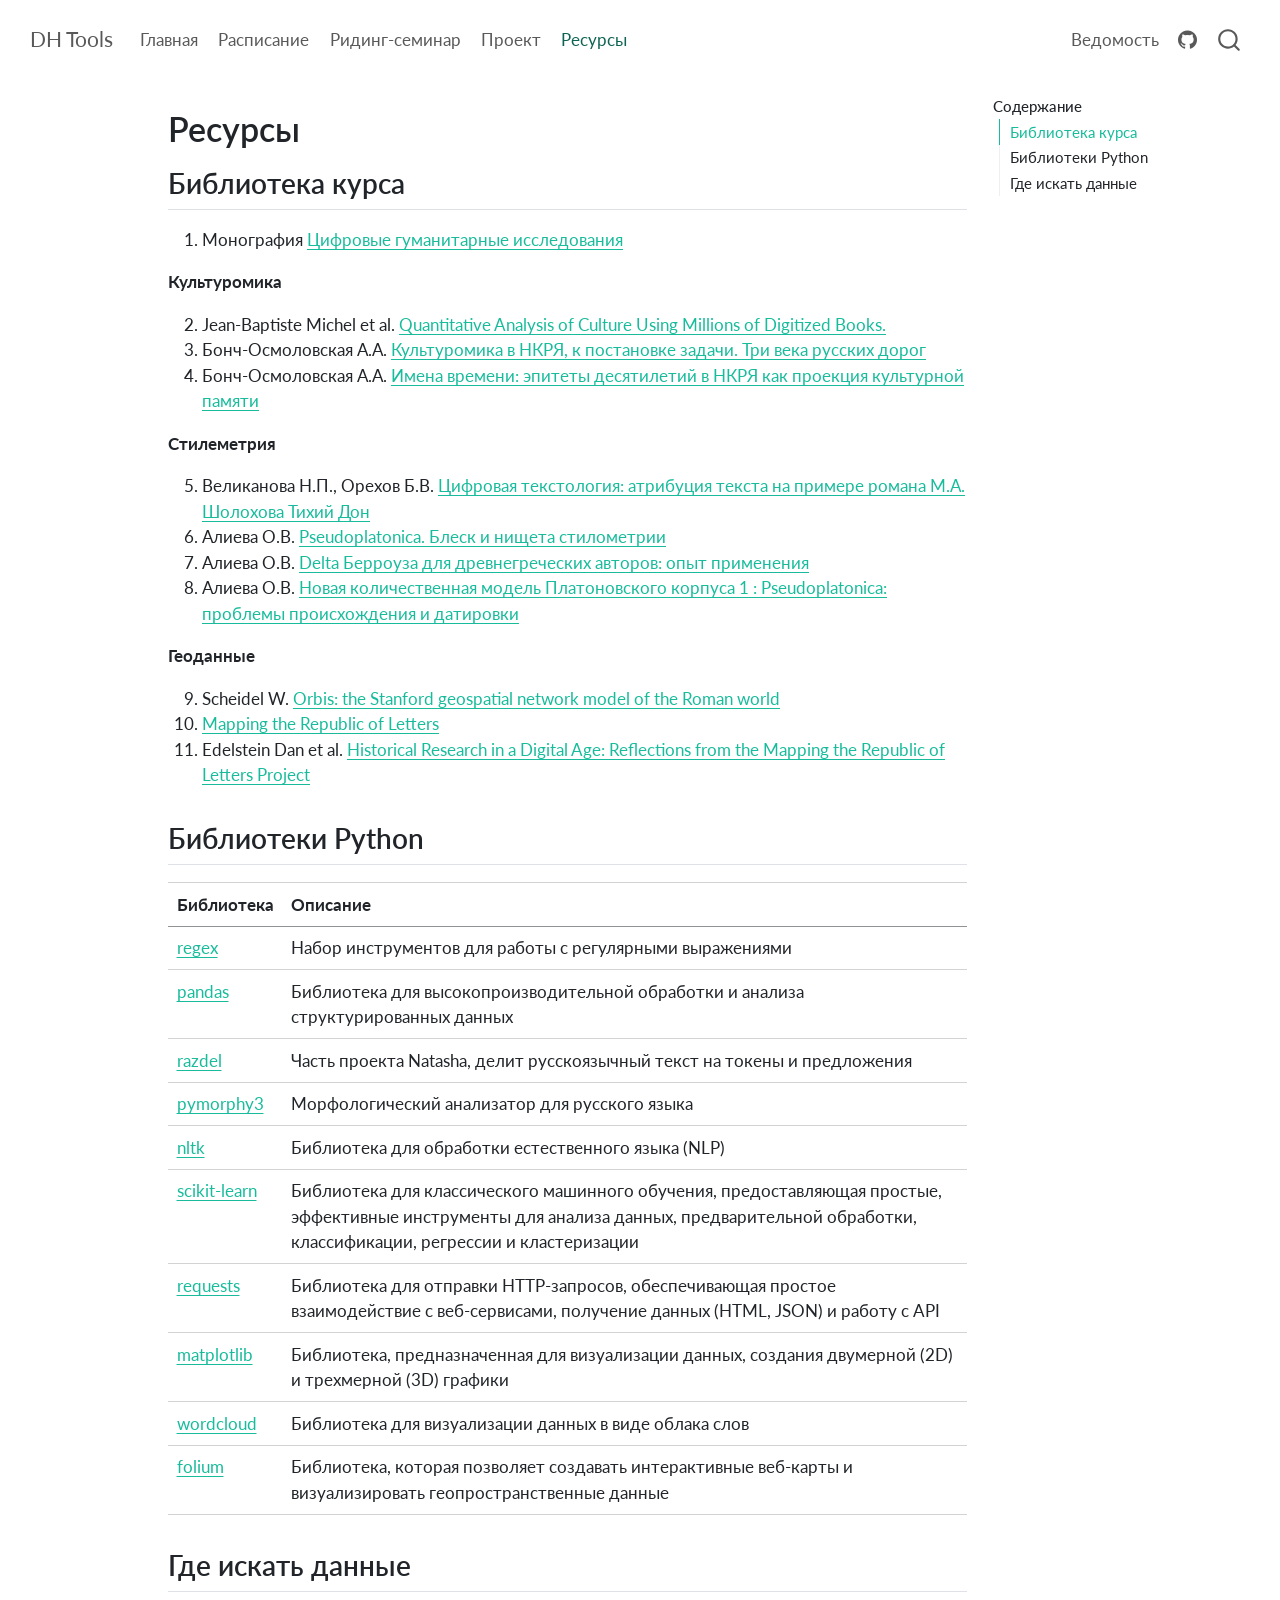
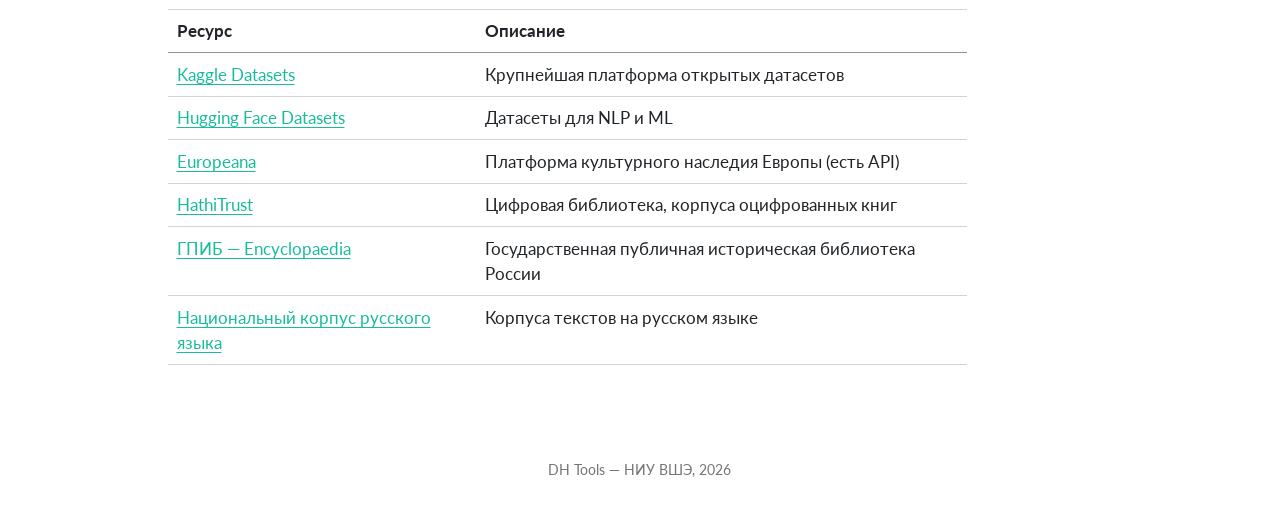
<file: docs/docs/resources.html>
<!DOCTYPE html>
<html xmlns="http://www.w3.org/1999/xhtml" lang="ru" xml:lang="ru"><head>

<meta charset="utf-8">
<meta name="generator" content="quarto-1.9.36">

<meta name="viewport" content="width=device-width, initial-scale=1.0, user-scalable=yes">


<title>Ресурсы – DH Tools</title>
<style>
/* Default styles provided by pandoc.
** See https://pandoc.org/MANUAL.html#variables-for-html for config info.
*/
code{white-space: pre-wrap;}
span.smallcaps{font-variant: small-caps;}
div.columns{display: flex; gap: min(4vw, 1.5em);}
div.column{flex: auto; overflow-x: auto;}
div.hanging-indent{margin-left: 1.5em; text-indent: -1.5em;}
ul.task-list{list-style: none;}
ul.task-list li input[type="checkbox"] {
  width: 0.8em;
  margin: 0 0.8em 0.2em -1em; /* quarto-specific, see https://github.com/quarto-dev/quarto-cli/issues/4556 */ 
  vertical-align: middle;
}
</style>


<script src="site_libs/quarto-nav/quarto-nav.js"></script>
<script src="site_libs/quarto-nav/headroom.min.js"></script>
<script src="site_libs/clipboard/clipboard.min.js"></script>
<script src="site_libs/quarto-search/autocomplete.umd.js"></script>
<script src="site_libs/quarto-search/fuse.min.js"></script>
<script src="site_libs/quarto-search/quarto-search.js"></script>
<meta name="quarto:offset" content="./">
<link href="./images/favicon.png" rel="icon" type="image/png">
<script src="site_libs/quarto-html/quarto.js" type="module"></script>
<script src="site_libs/quarto-html/tabsets/tabsets.js" type="module"></script>
<script src="site_libs/quarto-html/popper.min.js"></script>
<script src="site_libs/quarto-html/tippy.umd.min.js"></script>
<script src="site_libs/quarto-html/anchor.min.js"></script>
<link href="site_libs/quarto-html/tippy.css" rel="stylesheet">
<link href="site_libs/quarto-html/quarto-syntax-highlighting-845c23b38eaddc0f92fda52bfe77a8c8.css" rel="stylesheet" id="quarto-text-highlighting-styles">
<script src="site_libs/bootstrap/bootstrap.min.js"></script>
<link href="site_libs/bootstrap/bootstrap-icons.css" rel="stylesheet">
<link href="site_libs/bootstrap/bootstrap-0452e7c00f1295bfc5451bb669a0a920.min.css" rel="stylesheet" append-hash="true" id="quarto-bootstrap" data-mode="light">
<script id="quarto-search-options" type="application/json">{
  "location": "navbar",
  "copy-button": false,
  "collapse-after": 3,
  "panel-placement": "end",
  "type": "overlay",
  "limit": 50,
  "keyboard-shortcut": [
    "f",
    "/",
    "s"
  ],
  "show-item-context": false,
  "language": {
    "search-no-results-text": "Поиск не дал результатов",
    "search-matching-documents-text": "Результаты поиска",
    "search-copy-link-title": "Скопировать ссылку",
    "search-hide-matches-text": "Скрыть дополнительные результаты",
    "search-more-match-text": "дополнительный результат в этом документе",
    "search-more-matches-text": "дополнительных результата(-ов) в этом документе",
    "search-clear-button-title": "Очистить",
    "search-text-placeholder": "",
    "search-detached-cancel-button-title": "Отменить",
    "search-submit-button-title": "Найти",
    "search-label": "Поиск"
  }
}</script>


<link rel="stylesheet" href="styles.css">
</head>

<body class="nav-fixed quarto-light">

<div id="quarto-search-results"></div>
  <header id="quarto-header" class="headroom fixed-top">
    <nav class="navbar navbar-expand-lg " data-bs-theme="dark">
      <div class="navbar-container container-fluid">
      <div class="navbar-brand-container mx-auto">
    <a class="navbar-brand" href="./index.html">
    <span class="navbar-title">DH Tools</span>
    </a>
  </div>
            <div id="quarto-search" class="" title="Поиск"></div>
          <button class="navbar-toggler" type="button" data-bs-toggle="collapse" data-bs-target="#navbarCollapse" aria-controls="navbarCollapse" role="menu" aria-expanded="false" aria-label="Переключить навигацию" onclick="if (window.quartoToggleHeadroom) { window.quartoToggleHeadroom(); }">
  <span class="navbar-toggler-icon"></span>
</button>
          <div class="collapse navbar-collapse" id="navbarCollapse">
            <ul class="navbar-nav navbar-nav-scroll me-auto">
  <li class="nav-item">
    <a class="nav-link" href="./index.html"> 
<span class="menu-text">Главная</span></a>
  </li>  
  <li class="nav-item">
    <a class="nav-link" href="./schedule.html"> 
<span class="menu-text">Расписание</span></a>
  </li>  
  <li class="nav-item">
    <a class="nav-link" href="./readings.html"> 
<span class="menu-text">Ридинг-семинар</span></a>
  </li>  
  <li class="nav-item">
    <a class="nav-link" href="./project.html"> 
<span class="menu-text">Проект</span></a>
  </li>  
  <li class="nav-item">
    <a class="nav-link active" href="./resources.html" aria-current="page"> 
<span class="menu-text">Ресурсы</span></a>
  </li>  
</ul>
            <ul class="navbar-nav navbar-nav-scroll ms-auto">
  <li class="nav-item">
    <a class="nav-link" href="https://docs.google.com/spreadsheets/d/1r0UY9qvdqbFJl7yIVJxvzA6fDhArwUjSczj9emu6JRc/edit?gid=0#gid=0"> 
<span class="menu-text">Ведомость</span></a>
  </li>  
  <li class="nav-item compact">
    <a class="nav-link" href="https://github.com/always1ready/dh-tools"> <i class="bi bi-github" role="img">
</i> 
<span class="menu-text"></span></a>
  </li>  
</ul>
          </div> <!-- /navcollapse -->
            <div class="quarto-navbar-tools">
</div>
      </div> <!-- /container-fluid -->
    </nav>
</header>
<!-- content -->
<div id="quarto-content" class="quarto-container page-columns page-rows-contents page-layout-article page-navbar">
<!-- sidebar -->
<!-- margin-sidebar -->
    <div id="quarto-margin-sidebar" class="sidebar margin-sidebar">
        <nav id="TOC" role="doc-toc" class="toc-active">
    <h2 id="toc-title">Содержание</h2>
   
  <ul>
  <li><a href="#библиотека-курса" id="toc-библиотека-курса" class="nav-link active" data-scroll-target="#библиотека-курса">Библиотека курса</a></li>
  <li><a href="#библиотеки-python" id="toc-библиотеки-python" class="nav-link" data-scroll-target="#библиотеки-python">Библиотеки Python</a></li>
  <li><a href="#где-искать-данные" id="toc-где-искать-данные" class="nav-link" data-scroll-target="#где-искать-данные">Где искать данные</a></li>
  </ul>
</nav>
    </div>
<!-- main -->
<main class="content" id="quarto-document-content">

<header id="title-block-header" class="quarto-title-block default">
<div class="quarto-title">
<h1 class="title">Ресурсы</h1>
</div>



<div class="quarto-title-meta">

    
  
    
  </div>
  


</header>


<section id="библиотека-курса" class="level2">
<h2 class="anchored" data-anchor-id="библиотека-курса">Библиотека курса</h2>
<ol type="1">
<li>Монография <a href="https://www.hist.msu.ru/upload/iblock/fd1/i-494468.pdf">Цифровые гуманитарные исследования</a></li>
</ol>
<p><strong>Культуромика</strong></p>
<ol start="2" type="1">
<li>Jean-Baptiste Michel et al.&nbsp;<a href="https://www.science.org/doi/10.1126/science.1199644">Quantitative Analysis of Culture Using Millions of Digitized Books.</a></li>
<li>Бонч-Осмоловская А.А. <a href="https://trudy.ruslang.ru/ru/archive/2015-3/605-640">Культуромика в НКРЯ, к постановке задачи. Три века русских дорог</a></li>
<li>Бонч-Осмоловская А.А. <a href="https://cyberleninka.ru/article/n/imena-vremeni-epitety-desyatiletiy-v-natsionalnom-korpuse-russkogo-yazyka-kak-proektsiya-kulturnoy-pamyati">Имена времени: эпитеты десятилетий в НКРЯ как проекция культурной памяти</a></li>
</ol>
<p><strong>Стилеметрия</strong></p>
<ol start="5" type="1">
<li>Великанова Н.П., Орехов Б.В. <a href="http://nevmenandr.net/personalia/QuietDon.pdf">Цифровая текстология: атрибуция текста на примере романа М.А. Шолохова Тихий Дон</a></li>
<li>Алиева О.В. <a href="https://philosophy.hse.ru/article/view/22609">Pseudoplatonica. Блеск и нищета стилометрии</a></li>
<li>Алиева О.В. <a href="https://classics.nsu.ru/schole/16/16-2-alieva.pdf">Delta Берроуза для древнегреческих авторов: опыт применения</a></li>
<li>Алиева О.В. <a href="">Новая количественная модель Платоновского корпуса 1 : Pseudoplatonica: проблемы происхождения и датировки</a></li>
</ol>
<p><strong>Геоданные</strong></p>
<ol start="9" type="1">
<li>Scheidel W. <a href="https://www.researchgate.net/publication/277077109_Orbis_the_Stanford_geospatial_network_model_of_the_Roman_world">Orbis: the Stanford geospatial network model of the Roman world</a></li>
<li><a href="http://republicofletters.stanford.edu/">Mapping the Republic of Letters</a></li>
<li>Edelstein Dan et al.&nbsp;<a href="http://republicofletters.stanford.edu/publications/HistoricalResearch.pdf">Historical Research in a Digital Age: Reflections from the Mapping the Republic of Letters Project</a></li>
</ol>
</section>
<section id="библиотеки-python" class="level2">
<h2 class="anchored" data-anchor-id="библиотеки-python">Библиотеки Python</h2>
<table class="caption-top table">
<thead>
<tr class="header">
<th>Библиотека</th>
<th>Описание</th>
</tr>
</thead>
<tbody>
<tr class="odd">
<td><a href="https://docs-python.ru/packages/modul-regex-python/">regex</a></td>
<td>Набор инструментов для работы с регулярными выражениями</td>
</tr>
<tr class="even">
<td><a href="http://pandas.geekwriter.ru/getting_started/index.html">pandas</a></td>
<td>Библиотека для высокопроизводительной обработки и анализа структурированных данных</td>
</tr>
<tr class="odd">
<td><a href="https://natasha.github.io/razdel/">razdel</a></td>
<td>Часть проекта Natasha, делит русскоязычный текст на токены и предложения</td>
</tr>
<tr class="even">
<td><a href="https://pymorphy2.readthedocs.io/en/stable/">pymorphy3</a></td>
<td>Морфологический анализатор для русского языка</td>
</tr>
<tr class="odd">
<td><a href="https://www.nltk.org/">nltk</a></td>
<td>Библиотека для обработки естественного языка (NLP)</td>
</tr>
<tr class="even">
<td><a href="https://scikit-learn.org/">scikit-learn</a></td>
<td>Библиотека для классического машинного обучения, предоставляющая простые, эффективные инструменты для анализа данных, предварительной обработки, классификации, регрессии и кластеризации</td>
</tr>
<tr class="odd">
<td><a href="https://requests.readthedocs.io/en/latest/">requests</a></td>
<td>Библиотека для отправки HTTP-запросов, обеспечивающая простое взаимодействие с веб-сервисами, получение данных (HTML, JSON) и работу с API</td>
</tr>
<tr class="even">
<td><a href="https://matplotlib.org/stable/index.html">matplotlib</a></td>
<td>Библиотека, предназначенная для визуализации данных, создания двумерной (2D) и трехмерной (3D) графики</td>
</tr>
<tr class="odd">
<td><a href="https://amueller.github.io/word_cloud/">wordcloud</a></td>
<td>Библиотека для визуализации данных в виде облака слов</td>
</tr>
<tr class="even">
<td><a href="https://python-visualization.github.io/folium/latest/">folium</a></td>
<td>Библиотека, которая позволяет создавать интерактивные веб-карты и визуализировать геопространственные данные</td>
</tr>
</tbody>
</table>
</section>
<section id="где-искать-данные" class="level2">
<h2 class="anchored" data-anchor-id="где-искать-данные">Где искать данные</h2>
<table class="caption-top table">
<thead>
<tr class="header">
<th>Ресурс</th>
<th>Описание</th>
</tr>
</thead>
<tbody>
<tr class="odd">
<td><a href="https://www.kaggle.com/datasets">Kaggle Datasets</a></td>
<td>Крупнейшая платформа открытых датасетов</td>
</tr>
<tr class="even">
<td><a href="https://huggingface.co/datasets">Hugging Face Datasets</a></td>
<td>Датасеты для NLP и ML</td>
</tr>
<tr class="odd">
<td><a href="https://www.europeana.eu/">Europeana</a></td>
<td>Платформа культурного наследия Европы (есть API)</td>
</tr>
<tr class="even">
<td><a href="https://www.hathitrust.org/">HathiTrust</a></td>
<td>Цифровая библиотека, корпуса оцифрованных книг</td>
</tr>
<tr class="odd">
<td><a href="https://www.shpl.ru/">ГПИБ — Encyclopaedia</a></td>
<td>Государственная публичная историческая библиотека России</td>
</tr>
<tr class="even">
<td><a href="https://ruscorpora.ru/">Национальный корпус русского языка</a></td>
<td>Корпуса текстов на русском языке</td>
</tr>
</tbody>
</table>


</section>

</main> <!-- /main -->
<script id="quarto-html-after-body" type="application/javascript">
  window.document.addEventListener("DOMContentLoaded", function (event) {
    const icon = "";
    const anchorJS = new window.AnchorJS();
    anchorJS.options = {
      placement: 'right',
      icon: icon
    };
    anchorJS.add('.anchored');
    const isCodeAnnotation = (el) => {
      for (const clz of el.classList) {
        if (clz.startsWith('code-annotation-')) {                     
          return true;
        }
      }
      return false;
    }
    const onCopySuccess = function(e) {
      // button target
      const button = e.trigger;
      // don't keep focus
      button.blur();
      // flash "checked"
      button.classList.add('code-copy-button-checked');
      var currentTitle = button.getAttribute("title");
      button.setAttribute("title", "Скопировано");
      let tooltip;
      if (window.bootstrap) {
        button.setAttribute("data-bs-toggle", "tooltip");
        button.setAttribute("data-bs-placement", "left");
        button.setAttribute("data-bs-title", "Скопировано");
        tooltip = new bootstrap.Tooltip(button, 
          { trigger: "manual", 
            customClass: "code-copy-button-tooltip",
            offset: [0, -8]});
        tooltip.show();    
      }
      setTimeout(function() {
        if (tooltip) {
          tooltip.hide();
          button.removeAttribute("data-bs-title");
          button.removeAttribute("data-bs-toggle");
          button.removeAttribute("data-bs-placement");
        }
        button.setAttribute("title", currentTitle);
        button.classList.remove('code-copy-button-checked');
      }, 1000);
      // clear code selection
      e.clearSelection();
    }
    const getTextToCopy = function(trigger) {
      const outerScaffold = trigger.parentElement.cloneNode(true);
      const codeEl = outerScaffold.querySelector('code');
      for (const childEl of codeEl.children) {
        if (isCodeAnnotation(childEl)) {
          childEl.remove();
        }
      }
      return codeEl.innerText;
    }
    const clipboard = new window.ClipboardJS('.code-copy-button:not([data-in-quarto-modal])', {
      text: getTextToCopy
    });
    clipboard.on('success', onCopySuccess);
    if (window.document.getElementById('quarto-embedded-source-code-modal')) {
      const clipboardModal = new window.ClipboardJS('.code-copy-button[data-in-quarto-modal]', {
        text: getTextToCopy,
        container: window.document.getElementById('quarto-embedded-source-code-modal')
      });
      clipboardModal.on('success', onCopySuccess);
    }
      var localhostRegex = new RegExp(/^(?:http|https):\/\/localhost\:?[0-9]*\//);
      var mailtoRegex = new RegExp(/^mailto:/);
        var filterRegex = new RegExp('/' + window.location.host + '/');
      var isInternal = (href) => {
          return filterRegex.test(href) || localhostRegex.test(href) || mailtoRegex.test(href);
      }
      // Inspect non-navigation links and adorn them if external
     var links = window.document.querySelectorAll('a[href]:not(.nav-link):not(.navbar-brand):not(.toc-action):not(.sidebar-link):not(.sidebar-item-toggle):not(.pagination-link):not(.no-external):not([aria-hidden]):not(.dropdown-item):not(.quarto-navigation-tool):not(.about-link)');
      for (var i=0; i<links.length; i++) {
        const link = links[i];
        if (!isInternal(link.href)) {
          // undo the damage that might have been done by quarto-nav.js in the case of
          // links that we want to consider external
          if (link.dataset.originalHref !== undefined) {
            link.href = link.dataset.originalHref;
          }
        }
      }
    function tippyHover(el, contentFn, onTriggerFn, onUntriggerFn) {
      const config = {
        allowHTML: true,
        maxWidth: 500,
        delay: 100,
        arrow: false,
        appendTo: function(el) {
            return el.parentElement;
        },
        interactive: true,
        interactiveBorder: 10,
        theme: 'quarto',
        placement: 'bottom-start',
      };
      if (contentFn) {
        config.content = contentFn;
      }
      if (onTriggerFn) {
        config.onTrigger = onTriggerFn;
      }
      if (onUntriggerFn) {
        config.onUntrigger = onUntriggerFn;
      }
      window.tippy(el, config); 
    }
    const noterefs = window.document.querySelectorAll('a[role="doc-noteref"]');
    for (var i=0; i<noterefs.length; i++) {
      const ref = noterefs[i];
      tippyHover(ref, function() {
        // use id or data attribute instead here
        let href = ref.getAttribute('data-footnote-href') || ref.getAttribute('href');
        try { href = new URL(href).hash; } catch {}
        const id = href.replace(/^#\/?/, "");
        const note = window.document.getElementById(id);
        if (note) {
          return note.innerHTML;
        } else {
          return "";
        }
      });
    }
    const xrefs = window.document.querySelectorAll('a.quarto-xref');
    const processXRef = (id, note) => {
      // Strip column container classes
      const stripColumnClz = (el) => {
        el.classList.remove("page-full", "page-columns");
        if (el.children) {
          for (const child of el.children) {
            stripColumnClz(child);
          }
        }
      }
      stripColumnClz(note)
      if (id === null || id.startsWith('sec-')) {
        // Special case sections, only their first couple elements
        const container = document.createElement("div");
        if (note.children && note.children.length > 2) {
          container.appendChild(note.children[0].cloneNode(true));
          for (let i = 1; i < note.children.length; i++) {
            const child = note.children[i];
            if (child.tagName === "P" && child.innerText === "") {
              continue;
            } else {
              container.appendChild(child.cloneNode(true));
              break;
            }
          }
          if (window.Quarto?.typesetMath) {
            window.Quarto.typesetMath(container);
          }
          return container.innerHTML
        } else {
          if (window.Quarto?.typesetMath) {
            window.Quarto.typesetMath(note);
          }
          return note.innerHTML;
        }
      } else {
        // Remove any anchor links if they are present
        const anchorLink = note.querySelector('a.anchorjs-link');
        if (anchorLink) {
          anchorLink.remove();
        }
        if (window.Quarto?.typesetMath) {
          window.Quarto.typesetMath(note);
        }
        if (note.classList.contains("callout")) {
          return note.outerHTML;
        } else {
          return note.innerHTML;
        }
      }
    }
    for (var i=0; i<xrefs.length; i++) {
      const xref = xrefs[i];
      tippyHover(xref, undefined, function(instance) {
        instance.disable();
        let url = xref.getAttribute('href');
        let hash = undefined; 
        if (url.startsWith('#')) {
          hash = url;
        } else {
          try { hash = new URL(url).hash; } catch {}
        }
        if (hash) {
          const id = hash.replace(/^#\/?/, "");
          const note = window.document.getElementById(id);
          if (note !== null) {
            try {
              const html = processXRef(id, note.cloneNode(true));
              instance.setContent(html);
            } finally {
              instance.enable();
              instance.show();
            }
          } else {
            // See if we can fetch this
            fetch(url.split('#')[0])
            .then(res => res.text())
            .then(html => {
              const parser = new DOMParser();
              const htmlDoc = parser.parseFromString(html, "text/html");
              const note = htmlDoc.getElementById(id);
              if (note !== null) {
                const html = processXRef(id, note);
                instance.setContent(html);
              } 
            }).finally(() => {
              instance.enable();
              instance.show();
            });
          }
        } else {
          // See if we can fetch a full url (with no hash to target)
          // This is a special case and we should probably do some content thinning / targeting
          fetch(url)
          .then(res => res.text())
          .then(html => {
            const parser = new DOMParser();
            const htmlDoc = parser.parseFromString(html, "text/html");
            const note = htmlDoc.querySelector('main.content');
            if (note !== null) {
              // This should only happen for chapter cross references
              // (since there is no id in the URL)
              // remove the first header
              if (note.children.length > 0 && note.children[0].tagName === "HEADER") {
                note.children[0].remove();
              }
              const html = processXRef(null, note);
              instance.setContent(html);
            } 
          }).finally(() => {
            instance.enable();
            instance.show();
          });
        }
      }, function(instance) {
      });
    }
        let selectedAnnoteEl;
        const selectorForAnnotation = ( cell, annotation) => {
          let cellAttr = 'data-code-cell="' + cell + '"';
          let lineAttr = 'data-code-annotation="' +  annotation + '"';
          const selector = 'span[' + cellAttr + '][' + lineAttr + ']';
          return selector;
        }
        const selectCodeLines = (annoteEl) => {
          const doc = window.document;
          const targetCell = annoteEl.getAttribute("data-target-cell");
          const targetAnnotation = annoteEl.getAttribute("data-target-annotation");
          const annoteSpan = window.document.querySelector(selectorForAnnotation(targetCell, targetAnnotation));
          const lines = annoteSpan.getAttribute("data-code-lines").split(",");
          const lineIds = lines.map((line) => {
            return targetCell + "-" + line;
          })
          let top = null;
          let height = null;
          let parent = null;
          if (lineIds.length > 0) {
              //compute the position of the single el (top and bottom and make a div)
              const el = window.document.getElementById(lineIds[0]);
              top = el.offsetTop;
              height = el.offsetHeight;
              parent = el.parentElement.parentElement;
            if (lineIds.length > 1) {
              const lastEl = window.document.getElementById(lineIds[lineIds.length - 1]);
              const bottom = lastEl.offsetTop + lastEl.offsetHeight;
              height = bottom - top;
            }
            if (top !== null && height !== null && parent !== null) {
              // cook up a div (if necessary) and position it 
              let div = window.document.getElementById("code-annotation-line-highlight");
              if (div === null) {
                div = window.document.createElement("div");
                div.setAttribute("id", "code-annotation-line-highlight");
                div.style.position = 'absolute';
                parent.appendChild(div);
              }
              div.style.top = top - 2 + "px";
              div.style.height = height + 4 + "px";
              div.style.left = 0;
              let gutterDiv = window.document.getElementById("code-annotation-line-highlight-gutter");
              if (gutterDiv === null) {
                gutterDiv = window.document.createElement("div");
                gutterDiv.setAttribute("id", "code-annotation-line-highlight-gutter");
                gutterDiv.style.position = 'absolute';
                const codeCell = window.document.getElementById(targetCell);
                const gutter = codeCell.querySelector('.code-annotation-gutter');
                gutter.appendChild(gutterDiv);
              }
              gutterDiv.style.top = top - 2 + "px";
              gutterDiv.style.height = height + 4 + "px";
            }
            selectedAnnoteEl = annoteEl;
          }
        };
        const unselectCodeLines = () => {
          const elementsIds = ["code-annotation-line-highlight", "code-annotation-line-highlight-gutter"];
          elementsIds.forEach((elId) => {
            const div = window.document.getElementById(elId);
            if (div) {
              div.remove();
            }
          });
          selectedAnnoteEl = undefined;
        };
          // Handle positioning of the toggle
      window.addEventListener(
        "resize",
        throttle(() => {
          elRect = undefined;
          if (selectedAnnoteEl) {
            selectCodeLines(selectedAnnoteEl);
          }
        }, 10)
      );
      function throttle(fn, ms) {
      let throttle = false;
      let timer;
        return (...args) => {
          if(!throttle) { // first call gets through
              fn.apply(this, args);
              throttle = true;
          } else { // all the others get throttled
              if(timer) clearTimeout(timer); // cancel #2
              timer = setTimeout(() => {
                fn.apply(this, args);
                timer = throttle = false;
              }, ms);
          }
        };
      }
        // Attach click handler to the DT
        const annoteDls = window.document.querySelectorAll('dt[data-target-cell]');
        for (const annoteDlNode of annoteDls) {
          annoteDlNode.addEventListener('click', (event) => {
            const clickedEl = event.target;
            if (clickedEl !== selectedAnnoteEl) {
              unselectCodeLines();
              const activeEl = window.document.querySelector('dt[data-target-cell].code-annotation-active');
              if (activeEl) {
                activeEl.classList.remove('code-annotation-active');
              }
              selectCodeLines(clickedEl);
              clickedEl.classList.add('code-annotation-active');
            } else {
              // Unselect the line
              unselectCodeLines();
              clickedEl.classList.remove('code-annotation-active');
            }
          });
        }
    const findCites = (el) => {
      const parentEl = el.parentElement;
      if (parentEl) {
        const cites = parentEl.dataset.cites;
        if (cites) {
          return {
            el,
            cites: cites.split(' ')
          };
        } else {
          return findCites(el.parentElement)
        }
      } else {
        return undefined;
      }
    };
    var bibliorefs = window.document.querySelectorAll('a[role="doc-biblioref"]');
    for (var i=0; i<bibliorefs.length; i++) {
      const ref = bibliorefs[i];
      const citeInfo = findCites(ref);
      if (citeInfo) {
        tippyHover(citeInfo.el, function() {
          var popup = window.document.createElement('div');
          citeInfo.cites.forEach(function(cite) {
            var citeDiv = window.document.createElement('div');
            citeDiv.classList.add('hanging-indent');
            citeDiv.classList.add('csl-entry');
            var biblioDiv = window.document.getElementById('ref-' + cite);
            if (biblioDiv) {
              citeDiv.innerHTML = biblioDiv.innerHTML;
            }
            popup.appendChild(citeDiv);
          });
          return popup.innerHTML;
        });
      }
    }
  });
  </script>
</div> <!-- /content -->
<footer class="footer">
  <div class="nav-footer">
    <div class="nav-footer-left">
      &nbsp;
    </div>   
    <div class="nav-footer-center">
<p>DH Tools — НИУ ВШЭ, 2026</p>
</div>
    <div class="nav-footer-right">
      &nbsp;
    </div>
  </div>
</footer>




</body></html>
</file>
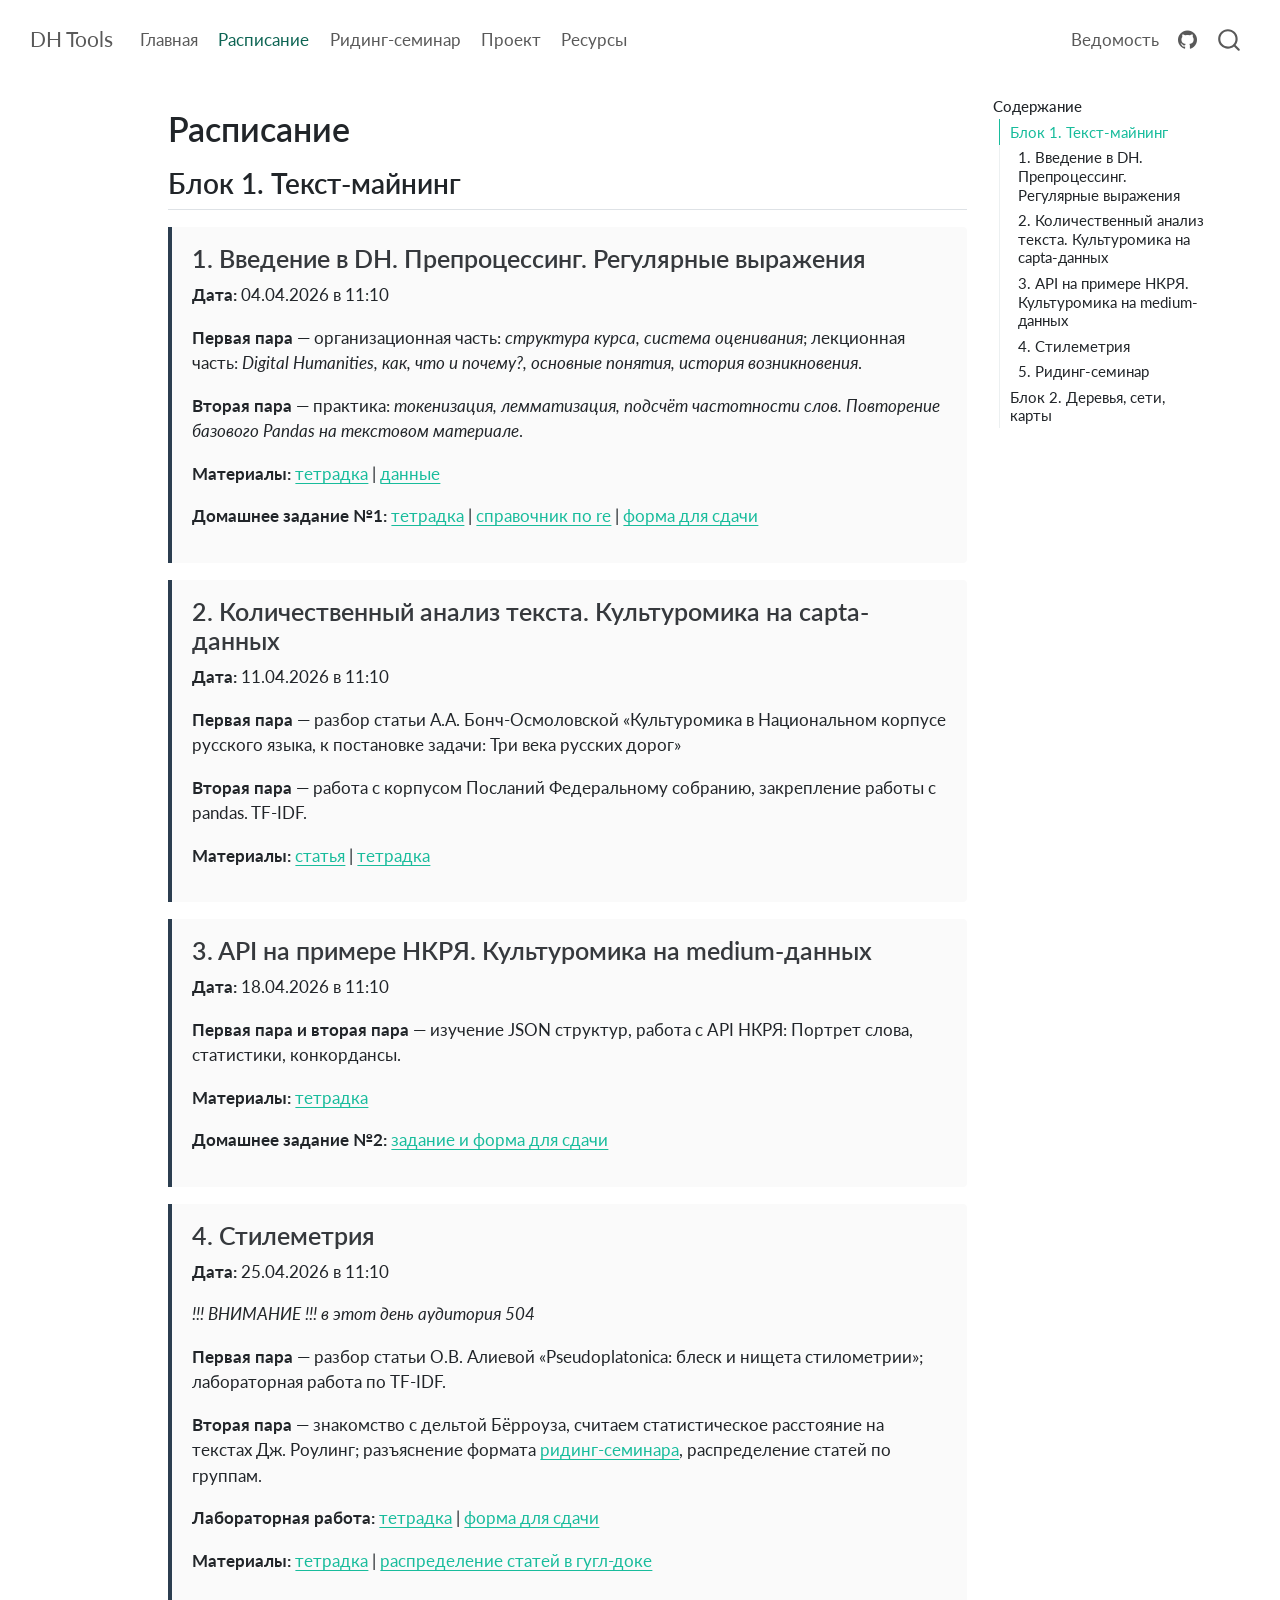
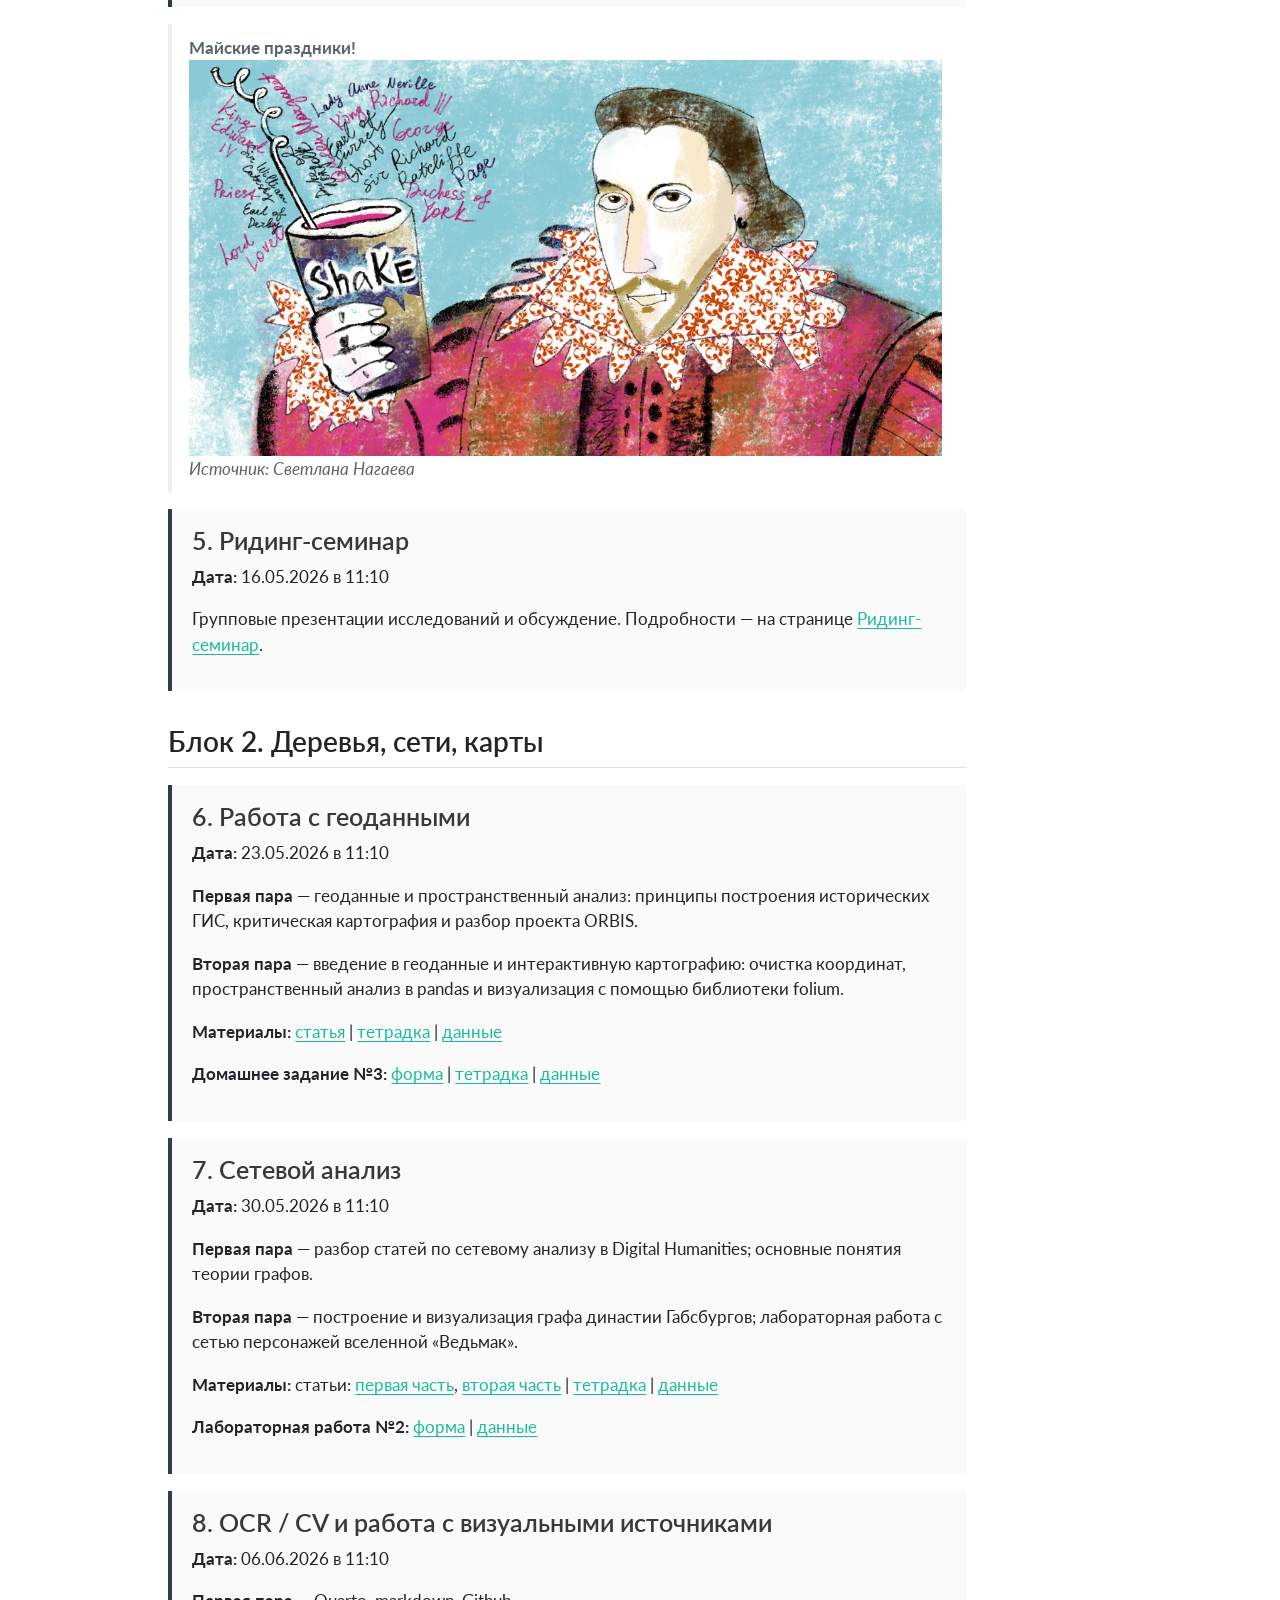
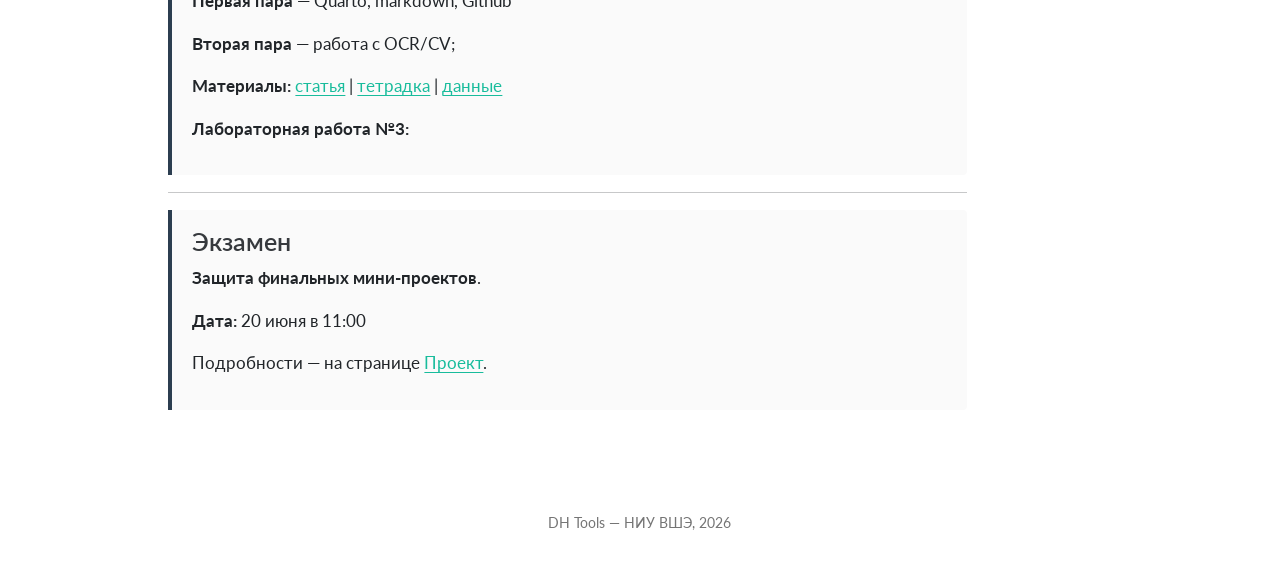
<file: docs/docs/schedule.html>
<!DOCTYPE html>
<html xmlns="http://www.w3.org/1999/xhtml" lang="ru" xml:lang="ru"><head>

<meta charset="utf-8">
<meta name="generator" content="quarto-1.9.36">

<meta name="viewport" content="width=device-width, initial-scale=1.0, user-scalable=yes">


<title>Расписание – DH Tools</title>
<style>
/* Default styles provided by pandoc.
** See https://pandoc.org/MANUAL.html#variables-for-html for config info.
*/
code{white-space: pre-wrap;}
span.smallcaps{font-variant: small-caps;}
div.columns{display: flex; gap: min(4vw, 1.5em);}
div.column{flex: auto; overflow-x: auto;}
div.hanging-indent{margin-left: 1.5em; text-indent: -1.5em;}
ul.task-list{list-style: none;}
ul.task-list li input[type="checkbox"] {
  width: 0.8em;
  margin: 0 0.8em 0.2em -1em; /* quarto-specific, see https://github.com/quarto-dev/quarto-cli/issues/4556 */ 
  vertical-align: middle;
}
</style>


<script src="site_libs/quarto-nav/quarto-nav.js"></script>
<script src="site_libs/quarto-nav/headroom.min.js"></script>
<script src="site_libs/clipboard/clipboard.min.js"></script>
<script src="site_libs/quarto-search/autocomplete.umd.js"></script>
<script src="site_libs/quarto-search/fuse.min.js"></script>
<script src="site_libs/quarto-search/quarto-search.js"></script>
<meta name="quarto:offset" content="./">
<link href="./images/favicon.png" rel="icon" type="image/png">
<script src="site_libs/quarto-html/quarto.js" type="module"></script>
<script src="site_libs/quarto-html/tabsets/tabsets.js" type="module"></script>
<script src="site_libs/quarto-html/popper.min.js"></script>
<script src="site_libs/quarto-html/tippy.umd.min.js"></script>
<script src="site_libs/quarto-html/anchor.min.js"></script>
<link href="site_libs/quarto-html/tippy.css" rel="stylesheet">
<link href="site_libs/quarto-html/quarto-syntax-highlighting-845c23b38eaddc0f92fda52bfe77a8c8.css" rel="stylesheet" id="quarto-text-highlighting-styles">
<script src="site_libs/bootstrap/bootstrap.min.js"></script>
<link href="site_libs/bootstrap/bootstrap-icons.css" rel="stylesheet">
<link href="site_libs/bootstrap/bootstrap-0452e7c00f1295bfc5451bb669a0a920.min.css" rel="stylesheet" append-hash="true" id="quarto-bootstrap" data-mode="light">
<script id="quarto-search-options" type="application/json">{
  "location": "navbar",
  "copy-button": false,
  "collapse-after": 3,
  "panel-placement": "end",
  "type": "overlay",
  "limit": 50,
  "keyboard-shortcut": [
    "f",
    "/",
    "s"
  ],
  "show-item-context": false,
  "language": {
    "search-no-results-text": "Поиск не дал результатов",
    "search-matching-documents-text": "Результаты поиска",
    "search-copy-link-title": "Скопировать ссылку",
    "search-hide-matches-text": "Скрыть дополнительные результаты",
    "search-more-match-text": "дополнительный результат в этом документе",
    "search-more-matches-text": "дополнительных результата(-ов) в этом документе",
    "search-clear-button-title": "Очистить",
    "search-text-placeholder": "",
    "search-detached-cancel-button-title": "Отменить",
    "search-submit-button-title": "Найти",
    "search-label": "Поиск"
  }
}</script>


<link rel="stylesheet" href="styles.css">
</head>

<body class="nav-fixed quarto-light">

<div id="quarto-search-results"></div>
  <header id="quarto-header" class="headroom fixed-top">
    <nav class="navbar navbar-expand-lg " data-bs-theme="dark">
      <div class="navbar-container container-fluid">
      <div class="navbar-brand-container mx-auto">
    <a class="navbar-brand" href="./index.html">
    <span class="navbar-title">DH Tools</span>
    </a>
  </div>
            <div id="quarto-search" class="" title="Поиск"></div>
          <button class="navbar-toggler" type="button" data-bs-toggle="collapse" data-bs-target="#navbarCollapse" aria-controls="navbarCollapse" role="menu" aria-expanded="false" aria-label="Переключить навигацию" onclick="if (window.quartoToggleHeadroom) { window.quartoToggleHeadroom(); }">
  <span class="navbar-toggler-icon"></span>
</button>
          <div class="collapse navbar-collapse" id="navbarCollapse">
            <ul class="navbar-nav navbar-nav-scroll me-auto">
  <li class="nav-item">
    <a class="nav-link" href="./index.html"> 
<span class="menu-text">Главная</span></a>
  </li>  
  <li class="nav-item">
    <a class="nav-link active" href="./schedule.html" aria-current="page"> 
<span class="menu-text">Расписание</span></a>
  </li>  
  <li class="nav-item">
    <a class="nav-link" href="./readings.html"> 
<span class="menu-text">Ридинг-семинар</span></a>
  </li>  
  <li class="nav-item">
    <a class="nav-link" href="./project.html"> 
<span class="menu-text">Проект</span></a>
  </li>  
  <li class="nav-item">
    <a class="nav-link" href="./resources.html"> 
<span class="menu-text">Ресурсы</span></a>
  </li>  
</ul>
            <ul class="navbar-nav navbar-nav-scroll ms-auto">
  <li class="nav-item">
    <a class="nav-link" href="https://docs.google.com/spreadsheets/d/1r0UY9qvdqbFJl7yIVJxvzA6fDhArwUjSczj9emu6JRc/edit?gid=0#gid=0"> 
<span class="menu-text">Ведомость</span></a>
  </li>  
  <li class="nav-item compact">
    <a class="nav-link" href="https://github.com/always1ready/dh-tools"> <i class="bi bi-github" role="img">
</i> 
<span class="menu-text"></span></a>
  </li>  
</ul>
          </div> <!-- /navcollapse -->
            <div class="quarto-navbar-tools">
</div>
      </div> <!-- /container-fluid -->
    </nav>
</header>
<!-- content -->
<div id="quarto-content" class="quarto-container page-columns page-rows-contents page-layout-article page-navbar">
<!-- sidebar -->
<!-- margin-sidebar -->
    <div id="quarto-margin-sidebar" class="sidebar margin-sidebar">
        <nav id="TOC" role="doc-toc" class="toc-active">
    <h2 id="toc-title">Содержание</h2>
   
  <ul>
  <li><a href="#блок-1.-текст-майнинг" id="toc-блок-1.-текст-майнинг" class="nav-link active" data-scroll-target="#блок-1.-текст-майнинг">Блок 1. Текст-майнинг</a>
  <ul class="collapse">
  <li><a href="#введение-в-dh.-препроцессинг.-регулярные-выражения" id="toc-введение-в-dh.-препроцессинг.-регулярные-выражения" class="nav-link" data-scroll-target="#введение-в-dh.-препроцессинг.-регулярные-выражения">1. Введение в DH. Препроцессинг. Регулярные выражения</a></li>
  <li><a href="#количественный-анализ-текста.-культуромика-на-capta-данных" id="toc-количественный-анализ-текста.-культуромика-на-capta-данных" class="nav-link" data-scroll-target="#количественный-анализ-текста.-культуромика-на-capta-данных">2. Количественный анализ текста. Культуромика на capta-данных</a></li>
  <li><a href="#api-на-примере-нкря.-культуромика-на-medium-данных" id="toc-api-на-примере-нкря.-культуромика-на-medium-данных" class="nav-link" data-scroll-target="#api-на-примере-нкря.-культуромика-на-medium-данных">3. API на примере НКРЯ. Культуромика на medium-данных</a></li>
  <li><a href="#стилеметрия" id="toc-стилеметрия" class="nav-link" data-scroll-target="#стилеметрия">4. Стилеметрия</a></li>
  <li><a href="#ридинг-семинар" id="toc-ридинг-семинар" class="nav-link" data-scroll-target="#ридинг-семинар">5. Ридинг-семинар</a></li>
  </ul></li>
  <li><a href="#блок-2.-деревья-сети-карты" id="toc-блок-2.-деревья-сети-карты" class="nav-link" data-scroll-target="#блок-2.-деревья-сети-карты">Блок 2. Деревья, сети, карты</a>
  <ul class="collapse">
  <li><a href="#работа-с-геоданными" id="toc-работа-с-геоданными" class="nav-link" data-scroll-target="#работа-с-геоданными">6. Работа с геоданными</a></li>
  <li><a href="#сетевой-анализ" id="toc-сетевой-анализ" class="nav-link" data-scroll-target="#сетевой-анализ">7. Сетевой анализ</a></li>
  <li><a href="#ocr-cv-и-работа-с-визуальными-источниками" id="toc-ocr-cv-и-работа-с-визуальными-источниками" class="nav-link" data-scroll-target="#ocr-cv-и-работа-с-визуальными-источниками">8. OCR / CV и работа с визуальными источниками</a></li>
  <li><a href="#экзамен" id="toc-экзамен" class="nav-link" data-scroll-target="#экзамен">Экзамен</a></li>
  </ul></li>
  </ul>
</nav>
    </div>
<!-- main -->
<main class="content" id="quarto-document-content">

<header id="title-block-header" class="quarto-title-block default">
<div class="quarto-title">
<h1 class="title">Расписание</h1>
</div>



<div class="quarto-title-meta">

    
  
    
  </div>
  


</header>


<section id="блок-1.-текст-майнинг" class="level2">
<h2 class="anchored" data-anchor-id="блок-1.-текст-майнинг">Блок 1. Текст-майнинг</h2>
<section id="введение-в-dh.-препроцессинг.-регулярные-выражения" class="level3 session-card">
<h3 class="anchored" data-anchor-id="введение-в-dh.-препроцессинг.-регулярные-выражения">1. Введение в DH. Препроцессинг. Регулярные выражения</h3>
<p><strong>Дата:</strong> 04.04.2026 в 11:10</p>
<p><strong>Первая пара</strong> — организационная часть: <em>структура курса, система оценивания</em>; лекционная часть: <em>Digital Humanities, как, что и почему?, основные понятия, история возникновения</em>.</p>
<p><strong>Вторая пара</strong> — практика: <em>токенизация, лемматизация, подсчёт частотности слов. Повторение базового Pandas на текстовом материале</em>.</p>
<p><strong>Материалы:</strong> <a href="https://github.com/always1ready/dh-tools/blob/main/01_seminar/1_text_analysis.ipynb">тетрадка</a> | <a href="https://github.com/always1ready/dh-tools/tree/main/data/01_seminar">данные</a></p>
<p><strong>Домашнее задание №1:</strong> <a href="https://github.com/always1ready/dh-tools/blob/main/01_seminar/1_homework.ipynb">тетрадка</a> | <a href="https://github.com/always1ready/dh-tools/blob/main/01_seminar/0_regex.ipynb">справочник по re</a> | <a href="https://forms.gle/nSSVWwv2c8jDi75s7">форма для сдачи</a></p>
</section>
<section id="количественный-анализ-текста.-культуромика-на-capta-данных" class="level3 session-card">
<h3 class="anchored" data-anchor-id="количественный-анализ-текста.-культуромика-на-capta-данных">2. Количественный анализ текста. Культуромика на capta-данных</h3>
<p><strong>Дата:</strong> 11.04.2026 в 11:10</p>
<p><strong>Первая пара</strong> — разбор статьи А.А. Бонч-Осмоловской «Культуромика в Национальном корпусе русского языка, к постановке задачи: Три века русских дорог»</p>
<p><strong>Вторая пара</strong> — работа с корпусом Посланий Федеральному собранию, закрепление работы с pandas. TF-IDF.</p>
<p><strong>Материалы:</strong> <a href="https://trudy.ruslang.ru/ru/archive/2015-3/605-640">статья</a> | <a href="https://github.com/always1ready/dh-tools/blob/main/02_seminar/2_culturomics_capta.ipynb">тетрадка</a></p>
</section>
<section id="api-на-примере-нкря.-культуромика-на-medium-данных" class="level3 session-card">
<h3 class="anchored" data-anchor-id="api-на-примере-нкря.-культуромика-на-medium-данных">3. API на примере НКРЯ. Культуромика на medium-данных</h3>
<p><strong>Дата:</strong> 18.04.2026 в 11:10</p>
<p><strong>Первая пара и вторая пара</strong> — изучение JSON структур, работа с API НКРЯ: Портрет слова, статистики, конкордансы.</p>
<p><strong>Материалы:</strong> <a href="https://github.com/always1ready/dh-tools/blob/main/03_seminar/3_culturomics_rnc.ipynb">тетрадка</a></p>
<p><strong>Домашнее задание №2:</strong> <a href="https://docs.google.com/forms/d/1uyXWnDYfgiBtK_ZXpi8dQVp-KkP4yWzmD7uUgYBM1Qw/edit">задание и форма для сдачи</a></p>
</section>
<section id="стилеметрия" class="level3 session-card">
<h3 class="anchored" data-anchor-id="стилеметрия">4. Стилеметрия</h3>
<p><strong>Дата:</strong> 25.04.2026 в 11:10</p>
<p><em>!!! ВНИМАНИЕ !!! в этот день аудитория 504</em></p>
<p><strong>Первая пара</strong> — разбор статьи О.В. Алиевой «Pseudoplatonica: блеск и нищета стилометрии»; лабораторная работа по TF-IDF.</p>
<p><strong>Вторая пара</strong> — знакомство с дельтой Бёрроуза, считаем статистическое расстояние на текстах Дж. Роулинг; разъяснение формата <a href="./readings.html">ридинг-семинара</a>, распределение статей по группам.</p>
<p><strong>Лабораторная работа:</strong> <a href="https://github.com/always1ready/dh-tools/blob/main/04_seminar/4_tf_idf_labwork.ipynb">тетрадка</a> | <a href="https://docs.google.com/forms/d/e/1FAIpQLSchNZypFiQQ1Gjq-MQB1Dg3q1BHige3I6gLgDYUouCPZx0LLA/viewform?usp=sharing&amp;ouid=111572174350697774476">форма для сдачи</a></p>
<p><strong>Материалы:</strong> <a href="https://github.com/always1ready/dh-tools/blob/main/04_seminar/4_stylometry.ipynb">тетрадка</a> | <a href="https://docs.google.com/spreadsheets/d/1r0UY9qvdqbFJl7yIVJxvzA6fDhArwUjSczj9emu6JRc/edit?gid=1009180757#gid=1009180757">распределение статей в гугл-доке</a></p>
</section>
<blockquote class="blockquote">
<p><strong>Майские праздники!</strong> <img src="images/shake.jpg" class="img-fluid" alt="shake"> <em>Источник: Светлана Нагаева</em></p>
</blockquote>
<section id="ридинг-семинар" class="level3 session-card">
<h3 class="anchored" data-anchor-id="ридинг-семинар">5. Ридинг-семинар</h3>
<p><strong>Дата:</strong> 16.05.2026 в 11:10</p>
<p>Групповые презентации исследований и обсуждение. Подробности — на странице <a href="./readings.html">Ридинг-семинар</a>.</p>
</section>
</section>
<section id="блок-2.-деревья-сети-карты" class="level2">
<h2 class="anchored" data-anchor-id="блок-2.-деревья-сети-карты">Блок 2. Деревья, сети, карты</h2>
<section id="работа-с-геоданными" class="level3 session-card">
<h3 class="anchored" data-anchor-id="работа-с-геоданными">6. Работа с геоданными</h3>
<p><strong>Дата:</strong> 23.05.2026 в 11:10</p>
<p><strong>Первая пара</strong> — геоданные и пространственный анализ: принципы построения исторических ГИС, критическая картография и разбор проекта ORBIS.</p>
<p><strong>Вторая пара</strong> — введение в геоданные и интерактивную картографию: очистка координат, пространственный анализ в pandas и визуализация с помощью библиотеки folium.</p>
<p><strong>Материалы:</strong> <a href="https://www.researchgate.net/publication/277077109_Orbis_the_Stanford_geospatial_network_model_of_the_Roman_world">статья</a> | <a href="https://github.com/always1ready/dh-tools/blob/main/06_seminar/6_geodata.ipynb">тетрадка</a> | <a href="https://www.kaggle.com/datasets/algord/religious-objects-in-moscow">данные</a></p>
<p><strong>Домашнее задание №3:</strong> <a href="https://docs.google.com/forms/d/e/1FAIpQLSftbpTnfUAe6qR7F34PAJmG2N29MEW1BqksVCRnBn9_BiyHQA/viewform?usp=dialog">форма</a> | <a href="https://github.com/always1ready/dh-tools/blob/main/06_seminar/6_homework.ipynb">тетрадка</a> | <a href="https://github.com/always1ready/dh-tools/tree/main/data/06_seminar">данные</a></p>
</section>
<section id="сетевой-анализ" class="level3 session-card">
<h3 class="anchored" data-anchor-id="сетевой-анализ">7. Сетевой анализ</h3>
<p><strong>Дата:</strong> 30.05.2026 в 11:10</p>
<p><strong>Первая пара</strong> — разбор статей по сетевому анализу в Digital Humanities; основные понятия теории графов.</p>
<p><strong>Вторая пара</strong> — построение и визуализация графа династии Габсбургов; лабораторная работа с сетью персонажей вселенной «Ведьмак».</p>
<p><strong>Материалы:</strong> статьи: <a href="https://sysblok.ru/philology/socseti-russkoj-dramy-chast-i-osnovy-setevogo-analiza/">первая часть</a>, <a href="https://sysblok.ru/philology/socseti-russkoj-dramy-chast-ii-revizor-vs-gorodnichij-kto-zhe-glavnyj-geroj/">вторая часть</a> | <a href="https://github.com/always1ready/dh-tools/blob/main/07_seminar/7_networks.ipynb">тетрадка</a> | <a href="https://www.kaggle.com/datasets/enzomarx/habsburg-dynasty-male-line-genealogy-dataset/code">данные</a></p>
<p><strong>Лабораторная работа №2:</strong> <a href="">форма</a> | <a href="https://www.kaggle.com/datasets/avasadasivan/witcher-network/data?select=witcher_small_network.csv">данные</a></p>
</section>
<section id="ocr-cv-и-работа-с-визуальными-источниками" class="level3 session-card">
<h3 class="anchored" data-anchor-id="ocr-cv-и-работа-с-визуальными-источниками">8. OCR / CV и работа с визуальными источниками</h3>
<p><strong>Дата:</strong> 06.06.2026 в 11:10</p>
<p><strong>Первая пара</strong> — Quarto, markdown, Github</p>
<p><strong>Вторая пара</strong> — работа с OCR/CV;</p>
<p><strong>Материалы:</strong> <a href="">статья</a> | <a href="notebooks/sem08.ipynb">тетрадка</a> | <a href="data/sem08/">данные</a></p>
<p><strong>Лабораторная работа №3:</strong></p>
</section>
<hr>
<section id="экзамен" class="level3 session-card">
<h3 class="anchored" data-anchor-id="экзамен">Экзамен</h3>
<p><strong>Защита финальных мини-проектов</strong>.</p>
<p><strong>Дата:</strong> 20 июня в 11:00</p>
<p>Подробности — на странице <a href="./project.html">Проект</a>.</p>
</section>


</section>

</main> <!-- /main -->
<script id="quarto-html-after-body" type="application/javascript">
  window.document.addEventListener("DOMContentLoaded", function (event) {
    const icon = "";
    const anchorJS = new window.AnchorJS();
    anchorJS.options = {
      placement: 'right',
      icon: icon
    };
    anchorJS.add('.anchored');
    const isCodeAnnotation = (el) => {
      for (const clz of el.classList) {
        if (clz.startsWith('code-annotation-')) {                     
          return true;
        }
      }
      return false;
    }
    const onCopySuccess = function(e) {
      // button target
      const button = e.trigger;
      // don't keep focus
      button.blur();
      // flash "checked"
      button.classList.add('code-copy-button-checked');
      var currentTitle = button.getAttribute("title");
      button.setAttribute("title", "Скопировано");
      let tooltip;
      if (window.bootstrap) {
        button.setAttribute("data-bs-toggle", "tooltip");
        button.setAttribute("data-bs-placement", "left");
        button.setAttribute("data-bs-title", "Скопировано");
        tooltip = new bootstrap.Tooltip(button, 
          { trigger: "manual", 
            customClass: "code-copy-button-tooltip",
            offset: [0, -8]});
        tooltip.show();    
      }
      setTimeout(function() {
        if (tooltip) {
          tooltip.hide();
          button.removeAttribute("data-bs-title");
          button.removeAttribute("data-bs-toggle");
          button.removeAttribute("data-bs-placement");
        }
        button.setAttribute("title", currentTitle);
        button.classList.remove('code-copy-button-checked');
      }, 1000);
      // clear code selection
      e.clearSelection();
    }
    const getTextToCopy = function(trigger) {
      const outerScaffold = trigger.parentElement.cloneNode(true);
      const codeEl = outerScaffold.querySelector('code');
      for (const childEl of codeEl.children) {
        if (isCodeAnnotation(childEl)) {
          childEl.remove();
        }
      }
      return codeEl.innerText;
    }
    const clipboard = new window.ClipboardJS('.code-copy-button:not([data-in-quarto-modal])', {
      text: getTextToCopy
    });
    clipboard.on('success', onCopySuccess);
    if (window.document.getElementById('quarto-embedded-source-code-modal')) {
      const clipboardModal = new window.ClipboardJS('.code-copy-button[data-in-quarto-modal]', {
        text: getTextToCopy,
        container: window.document.getElementById('quarto-embedded-source-code-modal')
      });
      clipboardModal.on('success', onCopySuccess);
    }
      var localhostRegex = new RegExp(/^(?:http|https):\/\/localhost\:?[0-9]*\//);
      var mailtoRegex = new RegExp(/^mailto:/);
        var filterRegex = new RegExp('/' + window.location.host + '/');
      var isInternal = (href) => {
          return filterRegex.test(href) || localhostRegex.test(href) || mailtoRegex.test(href);
      }
      // Inspect non-navigation links and adorn them if external
     var links = window.document.querySelectorAll('a[href]:not(.nav-link):not(.navbar-brand):not(.toc-action):not(.sidebar-link):not(.sidebar-item-toggle):not(.pagination-link):not(.no-external):not([aria-hidden]):not(.dropdown-item):not(.quarto-navigation-tool):not(.about-link)');
      for (var i=0; i<links.length; i++) {
        const link = links[i];
        if (!isInternal(link.href)) {
          // undo the damage that might have been done by quarto-nav.js in the case of
          // links that we want to consider external
          if (link.dataset.originalHref !== undefined) {
            link.href = link.dataset.originalHref;
          }
        }
      }
    function tippyHover(el, contentFn, onTriggerFn, onUntriggerFn) {
      const config = {
        allowHTML: true,
        maxWidth: 500,
        delay: 100,
        arrow: false,
        appendTo: function(el) {
            return el.parentElement;
        },
        interactive: true,
        interactiveBorder: 10,
        theme: 'quarto',
        placement: 'bottom-start',
      };
      if (contentFn) {
        config.content = contentFn;
      }
      if (onTriggerFn) {
        config.onTrigger = onTriggerFn;
      }
      if (onUntriggerFn) {
        config.onUntrigger = onUntriggerFn;
      }
      window.tippy(el, config); 
    }
    const noterefs = window.document.querySelectorAll('a[role="doc-noteref"]');
    for (var i=0; i<noterefs.length; i++) {
      const ref = noterefs[i];
      tippyHover(ref, function() {
        // use id or data attribute instead here
        let href = ref.getAttribute('data-footnote-href') || ref.getAttribute('href');
        try { href = new URL(href).hash; } catch {}
        const id = href.replace(/^#\/?/, "");
        const note = window.document.getElementById(id);
        if (note) {
          return note.innerHTML;
        } else {
          return "";
        }
      });
    }
    const xrefs = window.document.querySelectorAll('a.quarto-xref');
    const processXRef = (id, note) => {
      // Strip column container classes
      const stripColumnClz = (el) => {
        el.classList.remove("page-full", "page-columns");
        if (el.children) {
          for (const child of el.children) {
            stripColumnClz(child);
          }
        }
      }
      stripColumnClz(note)
      if (id === null || id.startsWith('sec-')) {
        // Special case sections, only their first couple elements
        const container = document.createElement("div");
        if (note.children && note.children.length > 2) {
          container.appendChild(note.children[0].cloneNode(true));
          for (let i = 1; i < note.children.length; i++) {
            const child = note.children[i];
            if (child.tagName === "P" && child.innerText === "") {
              continue;
            } else {
              container.appendChild(child.cloneNode(true));
              break;
            }
          }
          if (window.Quarto?.typesetMath) {
            window.Quarto.typesetMath(container);
          }
          return container.innerHTML
        } else {
          if (window.Quarto?.typesetMath) {
            window.Quarto.typesetMath(note);
          }
          return note.innerHTML;
        }
      } else {
        // Remove any anchor links if they are present
        const anchorLink = note.querySelector('a.anchorjs-link');
        if (anchorLink) {
          anchorLink.remove();
        }
        if (window.Quarto?.typesetMath) {
          window.Quarto.typesetMath(note);
        }
        if (note.classList.contains("callout")) {
          return note.outerHTML;
        } else {
          return note.innerHTML;
        }
      }
    }
    for (var i=0; i<xrefs.length; i++) {
      const xref = xrefs[i];
      tippyHover(xref, undefined, function(instance) {
        instance.disable();
        let url = xref.getAttribute('href');
        let hash = undefined; 
        if (url.startsWith('#')) {
          hash = url;
        } else {
          try { hash = new URL(url).hash; } catch {}
        }
        if (hash) {
          const id = hash.replace(/^#\/?/, "");
          const note = window.document.getElementById(id);
          if (note !== null) {
            try {
              const html = processXRef(id, note.cloneNode(true));
              instance.setContent(html);
            } finally {
              instance.enable();
              instance.show();
            }
          } else {
            // See if we can fetch this
            fetch(url.split('#')[0])
            .then(res => res.text())
            .then(html => {
              const parser = new DOMParser();
              const htmlDoc = parser.parseFromString(html, "text/html");
              const note = htmlDoc.getElementById(id);
              if (note !== null) {
                const html = processXRef(id, note);
                instance.setContent(html);
              } 
            }).finally(() => {
              instance.enable();
              instance.show();
            });
          }
        } else {
          // See if we can fetch a full url (with no hash to target)
          // This is a special case and we should probably do some content thinning / targeting
          fetch(url)
          .then(res => res.text())
          .then(html => {
            const parser = new DOMParser();
            const htmlDoc = parser.parseFromString(html, "text/html");
            const note = htmlDoc.querySelector('main.content');
            if (note !== null) {
              // This should only happen for chapter cross references
              // (since there is no id in the URL)
              // remove the first header
              if (note.children.length > 0 && note.children[0].tagName === "HEADER") {
                note.children[0].remove();
              }
              const html = processXRef(null, note);
              instance.setContent(html);
            } 
          }).finally(() => {
            instance.enable();
            instance.show();
          });
        }
      }, function(instance) {
      });
    }
        let selectedAnnoteEl;
        const selectorForAnnotation = ( cell, annotation) => {
          let cellAttr = 'data-code-cell="' + cell + '"';
          let lineAttr = 'data-code-annotation="' +  annotation + '"';
          const selector = 'span[' + cellAttr + '][' + lineAttr + ']';
          return selector;
        }
        const selectCodeLines = (annoteEl) => {
          const doc = window.document;
          const targetCell = annoteEl.getAttribute("data-target-cell");
          const targetAnnotation = annoteEl.getAttribute("data-target-annotation");
          const annoteSpan = window.document.querySelector(selectorForAnnotation(targetCell, targetAnnotation));
          const lines = annoteSpan.getAttribute("data-code-lines").split(",");
          const lineIds = lines.map((line) => {
            return targetCell + "-" + line;
          })
          let top = null;
          let height = null;
          let parent = null;
          if (lineIds.length > 0) {
              //compute the position of the single el (top and bottom and make a div)
              const el = window.document.getElementById(lineIds[0]);
              top = el.offsetTop;
              height = el.offsetHeight;
              parent = el.parentElement.parentElement;
            if (lineIds.length > 1) {
              const lastEl = window.document.getElementById(lineIds[lineIds.length - 1]);
              const bottom = lastEl.offsetTop + lastEl.offsetHeight;
              height = bottom - top;
            }
            if (top !== null && height !== null && parent !== null) {
              // cook up a div (if necessary) and position it 
              let div = window.document.getElementById("code-annotation-line-highlight");
              if (div === null) {
                div = window.document.createElement("div");
                div.setAttribute("id", "code-annotation-line-highlight");
                div.style.position = 'absolute';
                parent.appendChild(div);
              }
              div.style.top = top - 2 + "px";
              div.style.height = height + 4 + "px";
              div.style.left = 0;
              let gutterDiv = window.document.getElementById("code-annotation-line-highlight-gutter");
              if (gutterDiv === null) {
                gutterDiv = window.document.createElement("div");
                gutterDiv.setAttribute("id", "code-annotation-line-highlight-gutter");
                gutterDiv.style.position = 'absolute';
                const codeCell = window.document.getElementById(targetCell);
                const gutter = codeCell.querySelector('.code-annotation-gutter');
                gutter.appendChild(gutterDiv);
              }
              gutterDiv.style.top = top - 2 + "px";
              gutterDiv.style.height = height + 4 + "px";
            }
            selectedAnnoteEl = annoteEl;
          }
        };
        const unselectCodeLines = () => {
          const elementsIds = ["code-annotation-line-highlight", "code-annotation-line-highlight-gutter"];
          elementsIds.forEach((elId) => {
            const div = window.document.getElementById(elId);
            if (div) {
              div.remove();
            }
          });
          selectedAnnoteEl = undefined;
        };
          // Handle positioning of the toggle
      window.addEventListener(
        "resize",
        throttle(() => {
          elRect = undefined;
          if (selectedAnnoteEl) {
            selectCodeLines(selectedAnnoteEl);
          }
        }, 10)
      );
      function throttle(fn, ms) {
      let throttle = false;
      let timer;
        return (...args) => {
          if(!throttle) { // first call gets through
              fn.apply(this, args);
              throttle = true;
          } else { // all the others get throttled
              if(timer) clearTimeout(timer); // cancel #2
              timer = setTimeout(() => {
                fn.apply(this, args);
                timer = throttle = false;
              }, ms);
          }
        };
      }
        // Attach click handler to the DT
        const annoteDls = window.document.querySelectorAll('dt[data-target-cell]');
        for (const annoteDlNode of annoteDls) {
          annoteDlNode.addEventListener('click', (event) => {
            const clickedEl = event.target;
            if (clickedEl !== selectedAnnoteEl) {
              unselectCodeLines();
              const activeEl = window.document.querySelector('dt[data-target-cell].code-annotation-active');
              if (activeEl) {
                activeEl.classList.remove('code-annotation-active');
              }
              selectCodeLines(clickedEl);
              clickedEl.classList.add('code-annotation-active');
            } else {
              // Unselect the line
              unselectCodeLines();
              clickedEl.classList.remove('code-annotation-active');
            }
          });
        }
    const findCites = (el) => {
      const parentEl = el.parentElement;
      if (parentEl) {
        const cites = parentEl.dataset.cites;
        if (cites) {
          return {
            el,
            cites: cites.split(' ')
          };
        } else {
          return findCites(el.parentElement)
        }
      } else {
        return undefined;
      }
    };
    var bibliorefs = window.document.querySelectorAll('a[role="doc-biblioref"]');
    for (var i=0; i<bibliorefs.length; i++) {
      const ref = bibliorefs[i];
      const citeInfo = findCites(ref);
      if (citeInfo) {
        tippyHover(citeInfo.el, function() {
          var popup = window.document.createElement('div');
          citeInfo.cites.forEach(function(cite) {
            var citeDiv = window.document.createElement('div');
            citeDiv.classList.add('hanging-indent');
            citeDiv.classList.add('csl-entry');
            var biblioDiv = window.document.getElementById('ref-' + cite);
            if (biblioDiv) {
              citeDiv.innerHTML = biblioDiv.innerHTML;
            }
            popup.appendChild(citeDiv);
          });
          return popup.innerHTML;
        });
      }
    }
  });
  </script>
</div> <!-- /content -->
<footer class="footer">
  <div class="nav-footer">
    <div class="nav-footer-left">
      &nbsp;
    </div>   
    <div class="nav-footer-center">
<p>DH Tools — НИУ ВШЭ, 2026</p>
</div>
    <div class="nav-footer-right">
      &nbsp;
    </div>
  </div>
</footer>




</body></html>
</file>
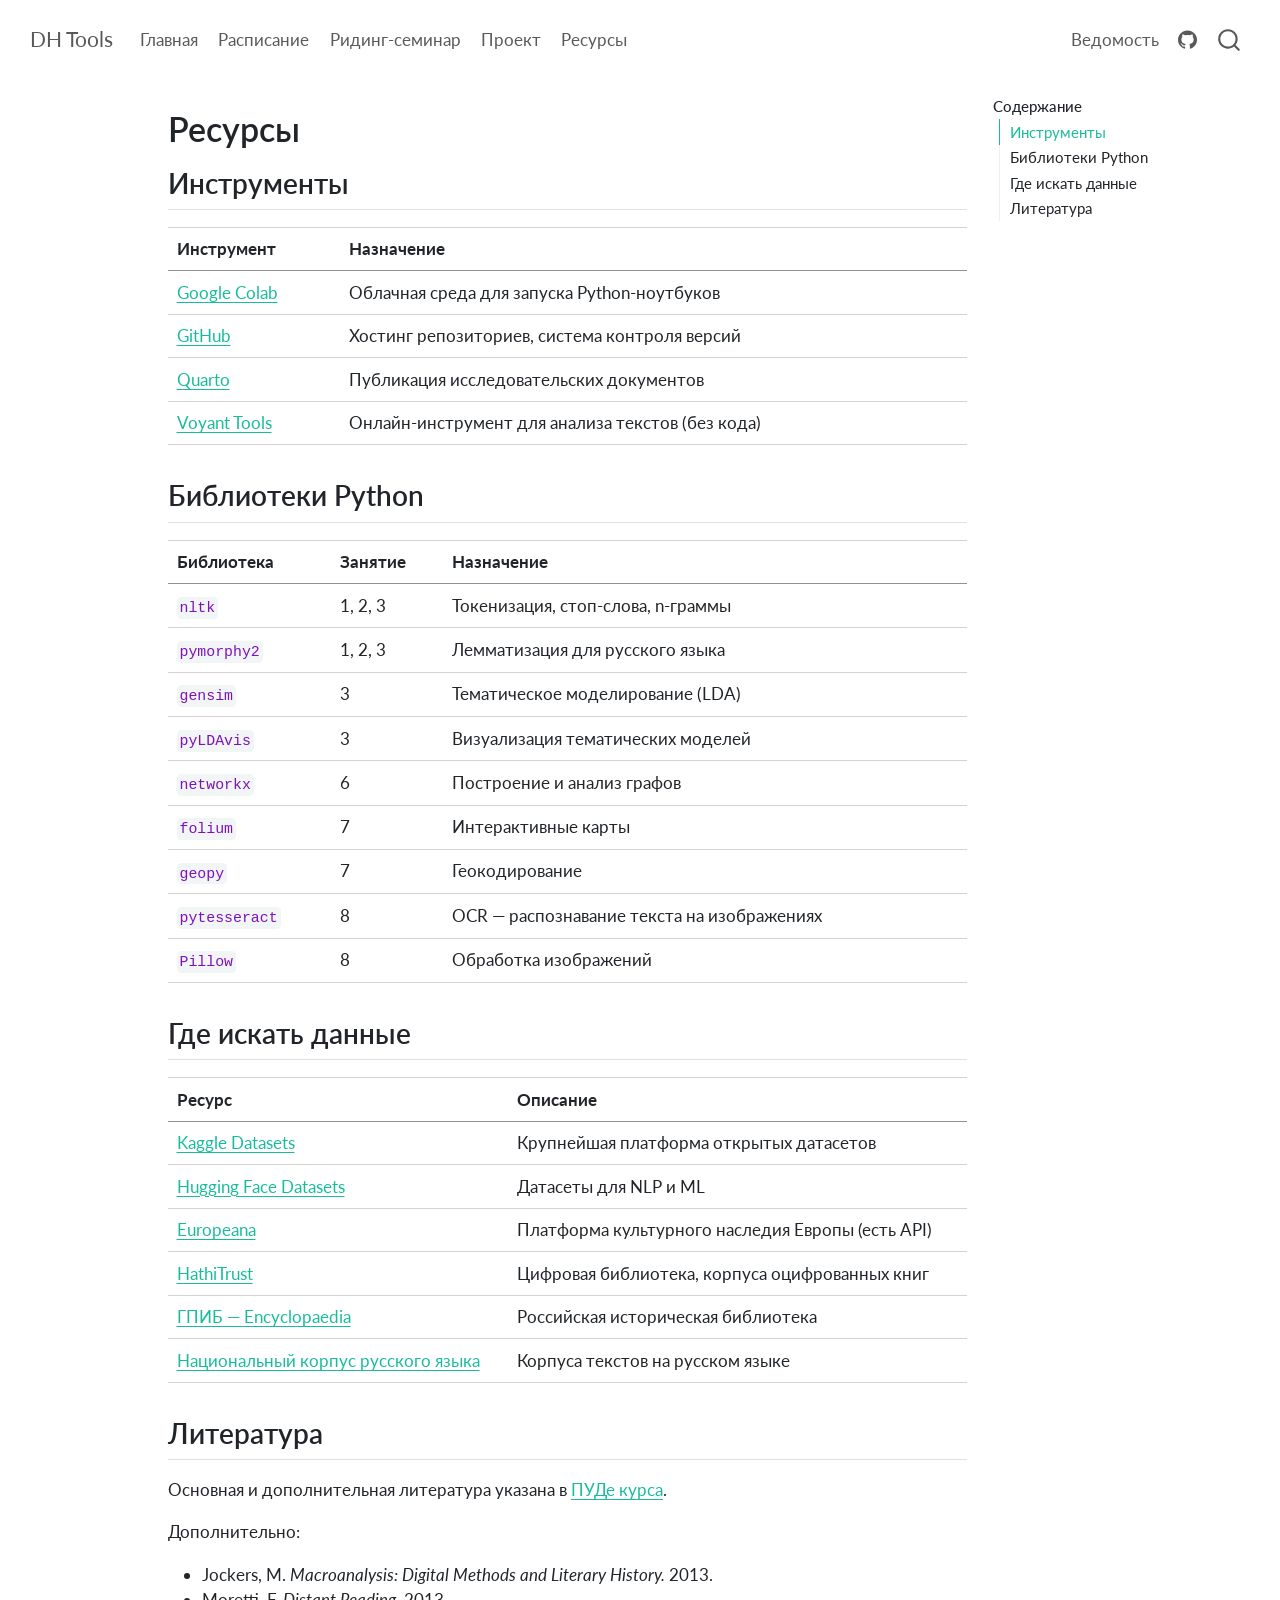
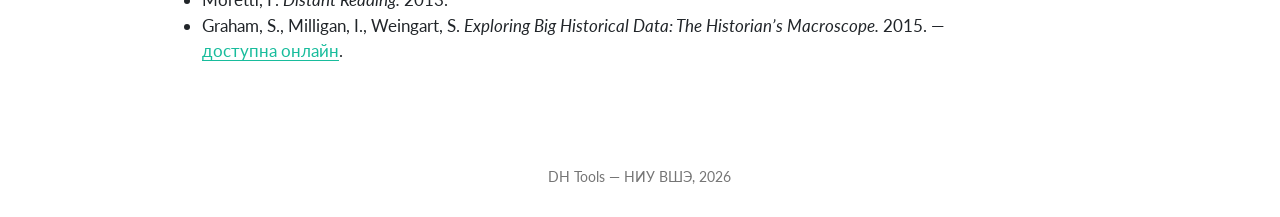
<file: docs/drafts/resources.html>
<!DOCTYPE html>
<html xmlns="http://www.w3.org/1999/xhtml" lang="ru" xml:lang="ru"><head>

<meta charset="utf-8">
<meta name="generator" content="quarto-1.9.35">

<meta name="viewport" content="width=device-width, initial-scale=1.0, user-scalable=yes">


<title>Ресурсы – DH Tools</title>
<style>
/* Default styles provided by pandoc.
** See https://pandoc.org/MANUAL.html#variables-for-html for config info.
*/
code{white-space: pre-wrap;}
span.smallcaps{font-variant: small-caps;}
div.columns{display: flex; gap: min(4vw, 1.5em);}
div.column{flex: auto; overflow-x: auto;}
div.hanging-indent{margin-left: 1.5em; text-indent: -1.5em;}
ul.task-list{list-style: none;}
ul.task-list li input[type="checkbox"] {
  width: 0.8em;
  margin: 0 0.8em 0.2em -1em; /* quarto-specific, see https://github.com/quarto-dev/quarto-cli/issues/4556 */ 
  vertical-align: middle;
}
</style>


<script src="../site_libs/quarto-nav/quarto-nav.js"></script>
<script src="../site_libs/quarto-nav/headroom.min.js"></script>
<script src="../site_libs/clipboard/clipboard.min.js"></script>
<script src="../site_libs/quarto-search/autocomplete.umd.js"></script>
<script src="../site_libs/quarto-search/fuse.min.js"></script>
<script src="../site_libs/quarto-search/quarto-search.js"></script>
<meta name="quarto:offset" content="../">
<link href="../images/favicon.png" rel="icon" type="image/png">
<script src="../site_libs/quarto-html/quarto.js" type="module"></script>
<script src="../site_libs/quarto-html/tabsets/tabsets.js" type="module"></script>
<script src="../site_libs/quarto-html/popper.min.js"></script>
<script src="../site_libs/quarto-html/tippy.umd.min.js"></script>
<script src="../site_libs/quarto-html/anchor.min.js"></script>
<link href="../site_libs/quarto-html/tippy.css" rel="stylesheet">
<link href="../site_libs/quarto-html/quarto-syntax-highlighting-46f66b053e56abd73bb6e954d61a315b.css" rel="stylesheet" id="quarto-text-highlighting-styles">
<script src="../site_libs/bootstrap/bootstrap.min.js"></script>
<link href="../site_libs/bootstrap/bootstrap-icons.css" rel="stylesheet">
<link href="../site_libs/bootstrap/bootstrap-0452e7c00f1295bfc5451bb669a0a920.min.css" rel="stylesheet" append-hash="true" id="quarto-bootstrap" data-mode="light">
<script id="quarto-search-options" type="application/json">{
  "location": "navbar",
  "copy-button": false,
  "collapse-after": 3,
  "panel-placement": "end",
  "type": "overlay",
  "limit": 50,
  "keyboard-shortcut": [
    "f",
    "/",
    "s"
  ],
  "show-item-context": false,
  "language": {
    "search-no-results-text": "Поиск не дал результатов",
    "search-matching-documents-text": "Результаты поиска",
    "search-copy-link-title": "Скопировать ссылку",
    "search-hide-matches-text": "Скрыть дополнительные результаты",
    "search-more-match-text": "дополнительный результат в этом документе",
    "search-more-matches-text": "дополнительных результата(-ов) в этом документе",
    "search-clear-button-title": "Очистить",
    "search-text-placeholder": "",
    "search-detached-cancel-button-title": "Отменить",
    "search-submit-button-title": "Найти",
    "search-label": "Поиск"
  }
}</script>


<link rel="stylesheet" href="../styles.css">
</head>

<body class="nav-fixed quarto-light">

<div id="quarto-search-results"></div>
  <header id="quarto-header" class="headroom fixed-top">
    <nav class="navbar navbar-expand-lg " data-bs-theme="dark">
      <div class="navbar-container container-fluid">
      <div class="navbar-brand-container mx-auto">
    <a class="navbar-brand" href="../index.html">
    <span class="navbar-title">DH Tools</span>
    </a>
  </div>
            <div id="quarto-search" class="" title="Поиск"></div>
          <button class="navbar-toggler" type="button" data-bs-toggle="collapse" data-bs-target="#navbarCollapse" aria-controls="navbarCollapse" role="menu" aria-expanded="false" aria-label="Переключить навигацию" onclick="if (window.quartoToggleHeadroom) { window.quartoToggleHeadroom(); }">
  <span class="navbar-toggler-icon"></span>
</button>
          <div class="collapse navbar-collapse" id="navbarCollapse">
            <ul class="navbar-nav navbar-nav-scroll me-auto">
  <li class="nav-item">
    <a class="nav-link" href="../index.html"> 
<span class="menu-text">Главная</span></a>
  </li>  
  <li class="nav-item">
    <a class="nav-link" href="../schedule.html"> 
<span class="menu-text">Расписание</span></a>
  </li>  
  <li class="nav-item">
    <a class="nav-link" href="../readings.html"> 
<span class="menu-text">Ридинг-семинар</span></a>
  </li>  
  <li class="nav-item">
    <a class="nav-link" href="../project.html"> 
<span class="menu-text">Проект</span></a>
  </li>  
  <li class="nav-item">
    <a class="nav-link" href="../resources.html"> 
<span class="menu-text">Ресурсы</span></a>
  </li>  
</ul>
            <ul class="navbar-nav navbar-nav-scroll ms-auto">
  <li class="nav-item">
    <a class="nav-link" href="https://docs.google.com/spreadsheets/d/1r0UY9qvdqbFJl7yIVJxvzA6fDhArwUjSczj9emu6JRc/edit?gid=0#gid=0"> 
<span class="menu-text">Ведомость</span></a>
  </li>  
  <li class="nav-item compact">
    <a class="nav-link" href="https://github.com/always1ready/dh-tools"> <i class="bi bi-github" role="img">
</i> 
<span class="menu-text"></span></a>
  </li>  
</ul>
          </div> <!-- /navcollapse -->
            <div class="quarto-navbar-tools">
</div>
      </div> <!-- /container-fluid -->
    </nav>
</header>
<!-- content -->
<div id="quarto-content" class="quarto-container page-columns page-rows-contents page-layout-article page-navbar">
<!-- sidebar -->
<!-- margin-sidebar -->
    <div id="quarto-margin-sidebar" class="sidebar margin-sidebar">
        <nav id="TOC" role="doc-toc" class="toc-active">
    <h2 id="toc-title">Содержание</h2>
   
  <ul>
  <li><a href="#инструменты" id="toc-инструменты" class="nav-link active" data-scroll-target="#инструменты">Инструменты</a></li>
  <li><a href="#библиотеки-python" id="toc-библиотеки-python" class="nav-link" data-scroll-target="#библиотеки-python">Библиотеки Python</a></li>
  <li><a href="#где-искать-данные" id="toc-где-искать-данные" class="nav-link" data-scroll-target="#где-искать-данные">Где искать данные</a></li>
  <li><a href="#литература" id="toc-литература" class="nav-link" data-scroll-target="#литература">Литература</a></li>
  </ul>
</nav>
    </div>
<!-- main -->
<main class="content" id="quarto-document-content">

<header id="title-block-header" class="quarto-title-block default">
<div class="quarto-title">
<h1 class="title">Ресурсы</h1>
</div>



<div class="quarto-title-meta">

    
  
    
  </div>
  


</header>


<section id="инструменты" class="level2">
<h2 class="anchored" data-anchor-id="инструменты">Инструменты</h2>
<table class="caption-top table">
<thead>
<tr class="header">
<th>Инструмент</th>
<th>Назначение</th>
</tr>
</thead>
<tbody>
<tr class="odd">
<td><a href="https://colab.research.google.com/">Google Colab</a></td>
<td>Облачная среда для запуска Python-ноутбуков</td>
</tr>
<tr class="even">
<td><a href="https://github.com/">GitHub</a></td>
<td>Хостинг репозиториев, система контроля версий</td>
</tr>
<tr class="odd">
<td><a href="https://quarto.org/">Quarto</a></td>
<td>Публикация исследовательских документов</td>
</tr>
<tr class="even">
<td><a href="https://voyant-tools.org/">Voyant Tools</a></td>
<td>Онлайн-инструмент для анализа текстов (без кода)</td>
</tr>
</tbody>
</table>
</section>
<section id="библиотеки-python" class="level2">
<h2 class="anchored" data-anchor-id="библиотеки-python">Библиотеки Python</h2>
<table class="caption-top table">
<thead>
<tr class="header">
<th>Библиотека</th>
<th>Занятие</th>
<th>Назначение</th>
</tr>
</thead>
<tbody>
<tr class="odd">
<td><code>nltk</code></td>
<td>1, 2, 3</td>
<td>Токенизация, стоп-слова, n-граммы</td>
</tr>
<tr class="even">
<td><code>pymorphy2</code></td>
<td>1, 2, 3</td>
<td>Лемматизация для русского языка</td>
</tr>
<tr class="odd">
<td><code>gensim</code></td>
<td>3</td>
<td>Тематическое моделирование (LDA)</td>
</tr>
<tr class="even">
<td><code>pyLDAvis</code></td>
<td>3</td>
<td>Визуализация тематических моделей</td>
</tr>
<tr class="odd">
<td><code>networkx</code></td>
<td>6</td>
<td>Построение и анализ графов</td>
</tr>
<tr class="even">
<td><code>folium</code></td>
<td>7</td>
<td>Интерактивные карты</td>
</tr>
<tr class="odd">
<td><code>geopy</code></td>
<td>7</td>
<td>Геокодирование</td>
</tr>
<tr class="even">
<td><code>pytesseract</code></td>
<td>8</td>
<td>OCR — распознавание текста на изображениях</td>
</tr>
<tr class="odd">
<td><code>Pillow</code></td>
<td>8</td>
<td>Обработка изображений</td>
</tr>
</tbody>
</table>
</section>
<section id="где-искать-данные" class="level2">
<h2 class="anchored" data-anchor-id="где-искать-данные">Где искать данные</h2>
<table class="caption-top table">
<thead>
<tr class="header">
<th>Ресурс</th>
<th>Описание</th>
</tr>
</thead>
<tbody>
<tr class="odd">
<td><a href="https://www.kaggle.com/datasets">Kaggle Datasets</a></td>
<td>Крупнейшая платформа открытых датасетов</td>
</tr>
<tr class="even">
<td><a href="https://huggingface.co/datasets">Hugging Face Datasets</a></td>
<td>Датасеты для NLP и ML</td>
</tr>
<tr class="odd">
<td><a href="https://www.europeana.eu/">Europeana</a></td>
<td>Платформа культурного наследия Европы (есть API)</td>
</tr>
<tr class="even">
<td><a href="https://www.hathitrust.org/">HathiTrust</a></td>
<td>Цифровая библиотека, корпуса оцифрованных книг</td>
</tr>
<tr class="odd">
<td><a href="https://www.shpl.ru/">ГПИБ — Encyclopaedia</a></td>
<td>Российская историческая библиотека</td>
</tr>
<tr class="even">
<td><a href="https://ruscorpora.ru/">Национальный корпус русского языка</a></td>
<td>Корпуса текстов на русском языке</td>
</tr>
</tbody>
</table>
</section>
<section id="литература" class="level2">
<h2 class="anchored" data-anchor-id="литература">Литература</h2>
<p>Основная и дополнительная литература указана в <a href="https://...">ПУДе курса</a>. <!-- вставь ссылку --></p>
<p>Дополнительно:</p>
<ul>
<li>Jockers, M. <em>Macroanalysis: Digital Methods and Literary History.</em> 2013.</li>
<li>Moretti, F. <em>Distant Reading.</em> 2013.</li>
<li>Graham, S., Milligan, I., Weingart, S. <em>Exploring Big Historical Data: The Historian’s Macroscope.</em> 2015. — <a href="http://www.themacroscope.org/">доступна онлайн</a>.</li>
</ul>


</section>

</main> <!-- /main -->
<script id="quarto-html-after-body" type="application/javascript">
  window.document.addEventListener("DOMContentLoaded", function (event) {
    const icon = "";
    const anchorJS = new window.AnchorJS();
    anchorJS.options = {
      placement: 'right',
      icon: icon
    };
    anchorJS.add('.anchored');
    const isCodeAnnotation = (el) => {
      for (const clz of el.classList) {
        if (clz.startsWith('code-annotation-')) {                     
          return true;
        }
      }
      return false;
    }
    const onCopySuccess = function(e) {
      // button target
      const button = e.trigger;
      // don't keep focus
      button.blur();
      // flash "checked"
      button.classList.add('code-copy-button-checked');
      var currentTitle = button.getAttribute("title");
      button.setAttribute("title", "Скопировано");
      let tooltip;
      if (window.bootstrap) {
        button.setAttribute("data-bs-toggle", "tooltip");
        button.setAttribute("data-bs-placement", "left");
        button.setAttribute("data-bs-title", "Скопировано");
        tooltip = new bootstrap.Tooltip(button, 
          { trigger: "manual", 
            customClass: "code-copy-button-tooltip",
            offset: [0, -8]});
        tooltip.show();    
      }
      setTimeout(function() {
        if (tooltip) {
          tooltip.hide();
          button.removeAttribute("data-bs-title");
          button.removeAttribute("data-bs-toggle");
          button.removeAttribute("data-bs-placement");
        }
        button.setAttribute("title", currentTitle);
        button.classList.remove('code-copy-button-checked');
      }, 1000);
      // clear code selection
      e.clearSelection();
    }
    const getTextToCopy = function(trigger) {
      const outerScaffold = trigger.parentElement.cloneNode(true);
      const codeEl = outerScaffold.querySelector('code');
      for (const childEl of codeEl.children) {
        if (isCodeAnnotation(childEl)) {
          childEl.remove();
        }
      }
      return codeEl.innerText;
    }
    const clipboard = new window.ClipboardJS('.code-copy-button:not([data-in-quarto-modal])', {
      text: getTextToCopy
    });
    clipboard.on('success', onCopySuccess);
    if (window.document.getElementById('quarto-embedded-source-code-modal')) {
      const clipboardModal = new window.ClipboardJS('.code-copy-button[data-in-quarto-modal]', {
        text: getTextToCopy,
        container: window.document.getElementById('quarto-embedded-source-code-modal')
      });
      clipboardModal.on('success', onCopySuccess);
    }
      var localhostRegex = new RegExp(/^(?:http|https):\/\/localhost\:?[0-9]*\//);
      var mailtoRegex = new RegExp(/^mailto:/);
        var filterRegex = new RegExp('/' + window.location.host + '/');
      var isInternal = (href) => {
          return filterRegex.test(href) || localhostRegex.test(href) || mailtoRegex.test(href);
      }
      // Inspect non-navigation links and adorn them if external
     var links = window.document.querySelectorAll('a[href]:not(.nav-link):not(.navbar-brand):not(.toc-action):not(.sidebar-link):not(.sidebar-item-toggle):not(.pagination-link):not(.no-external):not([aria-hidden]):not(.dropdown-item):not(.quarto-navigation-tool):not(.about-link)');
      for (var i=0; i<links.length; i++) {
        const link = links[i];
        if (!isInternal(link.href)) {
          // undo the damage that might have been done by quarto-nav.js in the case of
          // links that we want to consider external
          if (link.dataset.originalHref !== undefined) {
            link.href = link.dataset.originalHref;
          }
        }
      }
    function tippyHover(el, contentFn, onTriggerFn, onUntriggerFn) {
      const config = {
        allowHTML: true,
        maxWidth: 500,
        delay: 100,
        arrow: false,
        appendTo: function(el) {
            return el.parentElement;
        },
        interactive: true,
        interactiveBorder: 10,
        theme: 'quarto',
        placement: 'bottom-start',
      };
      if (contentFn) {
        config.content = contentFn;
      }
      if (onTriggerFn) {
        config.onTrigger = onTriggerFn;
      }
      if (onUntriggerFn) {
        config.onUntrigger = onUntriggerFn;
      }
      window.tippy(el, config); 
    }
    const noterefs = window.document.querySelectorAll('a[role="doc-noteref"]');
    for (var i=0; i<noterefs.length; i++) {
      const ref = noterefs[i];
      tippyHover(ref, function() {
        // use id or data attribute instead here
        let href = ref.getAttribute('data-footnote-href') || ref.getAttribute('href');
        try { href = new URL(href).hash; } catch {}
        const id = href.replace(/^#\/?/, "");
        const note = window.document.getElementById(id);
        if (note) {
          return note.innerHTML;
        } else {
          return "";
        }
      });
    }
    const xrefs = window.document.querySelectorAll('a.quarto-xref');
    const processXRef = (id, note) => {
      // Strip column container classes
      const stripColumnClz = (el) => {
        el.classList.remove("page-full", "page-columns");
        if (el.children) {
          for (const child of el.children) {
            stripColumnClz(child);
          }
        }
      }
      stripColumnClz(note)
      if (id === null || id.startsWith('sec-')) {
        // Special case sections, only their first couple elements
        const container = document.createElement("div");
        if (note.children && note.children.length > 2) {
          container.appendChild(note.children[0].cloneNode(true));
          for (let i = 1; i < note.children.length; i++) {
            const child = note.children[i];
            if (child.tagName === "P" && child.innerText === "") {
              continue;
            } else {
              container.appendChild(child.cloneNode(true));
              break;
            }
          }
          if (window.Quarto?.typesetMath) {
            window.Quarto.typesetMath(container);
          }
          return container.innerHTML
        } else {
          if (window.Quarto?.typesetMath) {
            window.Quarto.typesetMath(note);
          }
          return note.innerHTML;
        }
      } else {
        // Remove any anchor links if they are present
        const anchorLink = note.querySelector('a.anchorjs-link');
        if (anchorLink) {
          anchorLink.remove();
        }
        if (window.Quarto?.typesetMath) {
          window.Quarto.typesetMath(note);
        }
        if (note.classList.contains("callout")) {
          return note.outerHTML;
        } else {
          return note.innerHTML;
        }
      }
    }
    for (var i=0; i<xrefs.length; i++) {
      const xref = xrefs[i];
      tippyHover(xref, undefined, function(instance) {
        instance.disable();
        let url = xref.getAttribute('href');
        let hash = undefined; 
        if (url.startsWith('#')) {
          hash = url;
        } else {
          try { hash = new URL(url).hash; } catch {}
        }
        if (hash) {
          const id = hash.replace(/^#\/?/, "");
          const note = window.document.getElementById(id);
          if (note !== null) {
            try {
              const html = processXRef(id, note.cloneNode(true));
              instance.setContent(html);
            } finally {
              instance.enable();
              instance.show();
            }
          } else {
            // See if we can fetch this
            fetch(url.split('#')[0])
            .then(res => res.text())
            .then(html => {
              const parser = new DOMParser();
              const htmlDoc = parser.parseFromString(html, "text/html");
              const note = htmlDoc.getElementById(id);
              if (note !== null) {
                const html = processXRef(id, note);
                instance.setContent(html);
              } 
            }).finally(() => {
              instance.enable();
              instance.show();
            });
          }
        } else {
          // See if we can fetch a full url (with no hash to target)
          // This is a special case and we should probably do some content thinning / targeting
          fetch(url)
          .then(res => res.text())
          .then(html => {
            const parser = new DOMParser();
            const htmlDoc = parser.parseFromString(html, "text/html");
            const note = htmlDoc.querySelector('main.content');
            if (note !== null) {
              // This should only happen for chapter cross references
              // (since there is no id in the URL)
              // remove the first header
              if (note.children.length > 0 && note.children[0].tagName === "HEADER") {
                note.children[0].remove();
              }
              const html = processXRef(null, note);
              instance.setContent(html);
            } 
          }).finally(() => {
            instance.enable();
            instance.show();
          });
        }
      }, function(instance) {
      });
    }
        let selectedAnnoteEl;
        const selectorForAnnotation = ( cell, annotation) => {
          let cellAttr = 'data-code-cell="' + cell + '"';
          let lineAttr = 'data-code-annotation="' +  annotation + '"';
          const selector = 'span[' + cellAttr + '][' + lineAttr + ']';
          return selector;
        }
        const selectCodeLines = (annoteEl) => {
          const doc = window.document;
          const targetCell = annoteEl.getAttribute("data-target-cell");
          const targetAnnotation = annoteEl.getAttribute("data-target-annotation");
          const annoteSpan = window.document.querySelector(selectorForAnnotation(targetCell, targetAnnotation));
          const lines = annoteSpan.getAttribute("data-code-lines").split(",");
          const lineIds = lines.map((line) => {
            return targetCell + "-" + line;
          })
          let top = null;
          let height = null;
          let parent = null;
          if (lineIds.length > 0) {
              //compute the position of the single el (top and bottom and make a div)
              const el = window.document.getElementById(lineIds[0]);
              top = el.offsetTop;
              height = el.offsetHeight;
              parent = el.parentElement.parentElement;
            if (lineIds.length > 1) {
              const lastEl = window.document.getElementById(lineIds[lineIds.length - 1]);
              const bottom = lastEl.offsetTop + lastEl.offsetHeight;
              height = bottom - top;
            }
            if (top !== null && height !== null && parent !== null) {
              // cook up a div (if necessary) and position it 
              let div = window.document.getElementById("code-annotation-line-highlight");
              if (div === null) {
                div = window.document.createElement("div");
                div.setAttribute("id", "code-annotation-line-highlight");
                div.style.position = 'absolute';
                parent.appendChild(div);
              }
              div.style.top = top - 2 + "px";
              div.style.height = height + 4 + "px";
              div.style.left = 0;
              let gutterDiv = window.document.getElementById("code-annotation-line-highlight-gutter");
              if (gutterDiv === null) {
                gutterDiv = window.document.createElement("div");
                gutterDiv.setAttribute("id", "code-annotation-line-highlight-gutter");
                gutterDiv.style.position = 'absolute';
                const codeCell = window.document.getElementById(targetCell);
                const gutter = codeCell.querySelector('.code-annotation-gutter');
                gutter.appendChild(gutterDiv);
              }
              gutterDiv.style.top = top - 2 + "px";
              gutterDiv.style.height = height + 4 + "px";
            }
            selectedAnnoteEl = annoteEl;
          }
        };
        const unselectCodeLines = () => {
          const elementsIds = ["code-annotation-line-highlight", "code-annotation-line-highlight-gutter"];
          elementsIds.forEach((elId) => {
            const div = window.document.getElementById(elId);
            if (div) {
              div.remove();
            }
          });
          selectedAnnoteEl = undefined;
        };
          // Handle positioning of the toggle
      window.addEventListener(
        "resize",
        throttle(() => {
          elRect = undefined;
          if (selectedAnnoteEl) {
            selectCodeLines(selectedAnnoteEl);
          }
        }, 10)
      );
      function throttle(fn, ms) {
      let throttle = false;
      let timer;
        return (...args) => {
          if(!throttle) { // first call gets through
              fn.apply(this, args);
              throttle = true;
          } else { // all the others get throttled
              if(timer) clearTimeout(timer); // cancel #2
              timer = setTimeout(() => {
                fn.apply(this, args);
                timer = throttle = false;
              }, ms);
          }
        };
      }
        // Attach click handler to the DT
        const annoteDls = window.document.querySelectorAll('dt[data-target-cell]');
        for (const annoteDlNode of annoteDls) {
          annoteDlNode.addEventListener('click', (event) => {
            const clickedEl = event.target;
            if (clickedEl !== selectedAnnoteEl) {
              unselectCodeLines();
              const activeEl = window.document.querySelector('dt[data-target-cell].code-annotation-active');
              if (activeEl) {
                activeEl.classList.remove('code-annotation-active');
              }
              selectCodeLines(clickedEl);
              clickedEl.classList.add('code-annotation-active');
            } else {
              // Unselect the line
              unselectCodeLines();
              clickedEl.classList.remove('code-annotation-active');
            }
          });
        }
    const findCites = (el) => {
      const parentEl = el.parentElement;
      if (parentEl) {
        const cites = parentEl.dataset.cites;
        if (cites) {
          return {
            el,
            cites: cites.split(' ')
          };
        } else {
          return findCites(el.parentElement)
        }
      } else {
        return undefined;
      }
    };
    var bibliorefs = window.document.querySelectorAll('a[role="doc-biblioref"]');
    for (var i=0; i<bibliorefs.length; i++) {
      const ref = bibliorefs[i];
      const citeInfo = findCites(ref);
      if (citeInfo) {
        tippyHover(citeInfo.el, function() {
          var popup = window.document.createElement('div');
          citeInfo.cites.forEach(function(cite) {
            var citeDiv = window.document.createElement('div');
            citeDiv.classList.add('hanging-indent');
            citeDiv.classList.add('csl-entry');
            var biblioDiv = window.document.getElementById('ref-' + cite);
            if (biblioDiv) {
              citeDiv.innerHTML = biblioDiv.innerHTML;
            }
            popup.appendChild(citeDiv);
          });
          return popup.innerHTML;
        });
      }
    }
  });
  </script>
</div> <!-- /content -->
<footer class="footer">
  <div class="nav-footer">
    <div class="nav-footer-left">
      &nbsp;
    </div>   
    <div class="nav-footer-center">
<p>DH Tools — НИУ ВШЭ, 2026</p>
</div>
    <div class="nav-footer-right">
      &nbsp;
    </div>
  </div>
</footer>




</body></html>
</file>
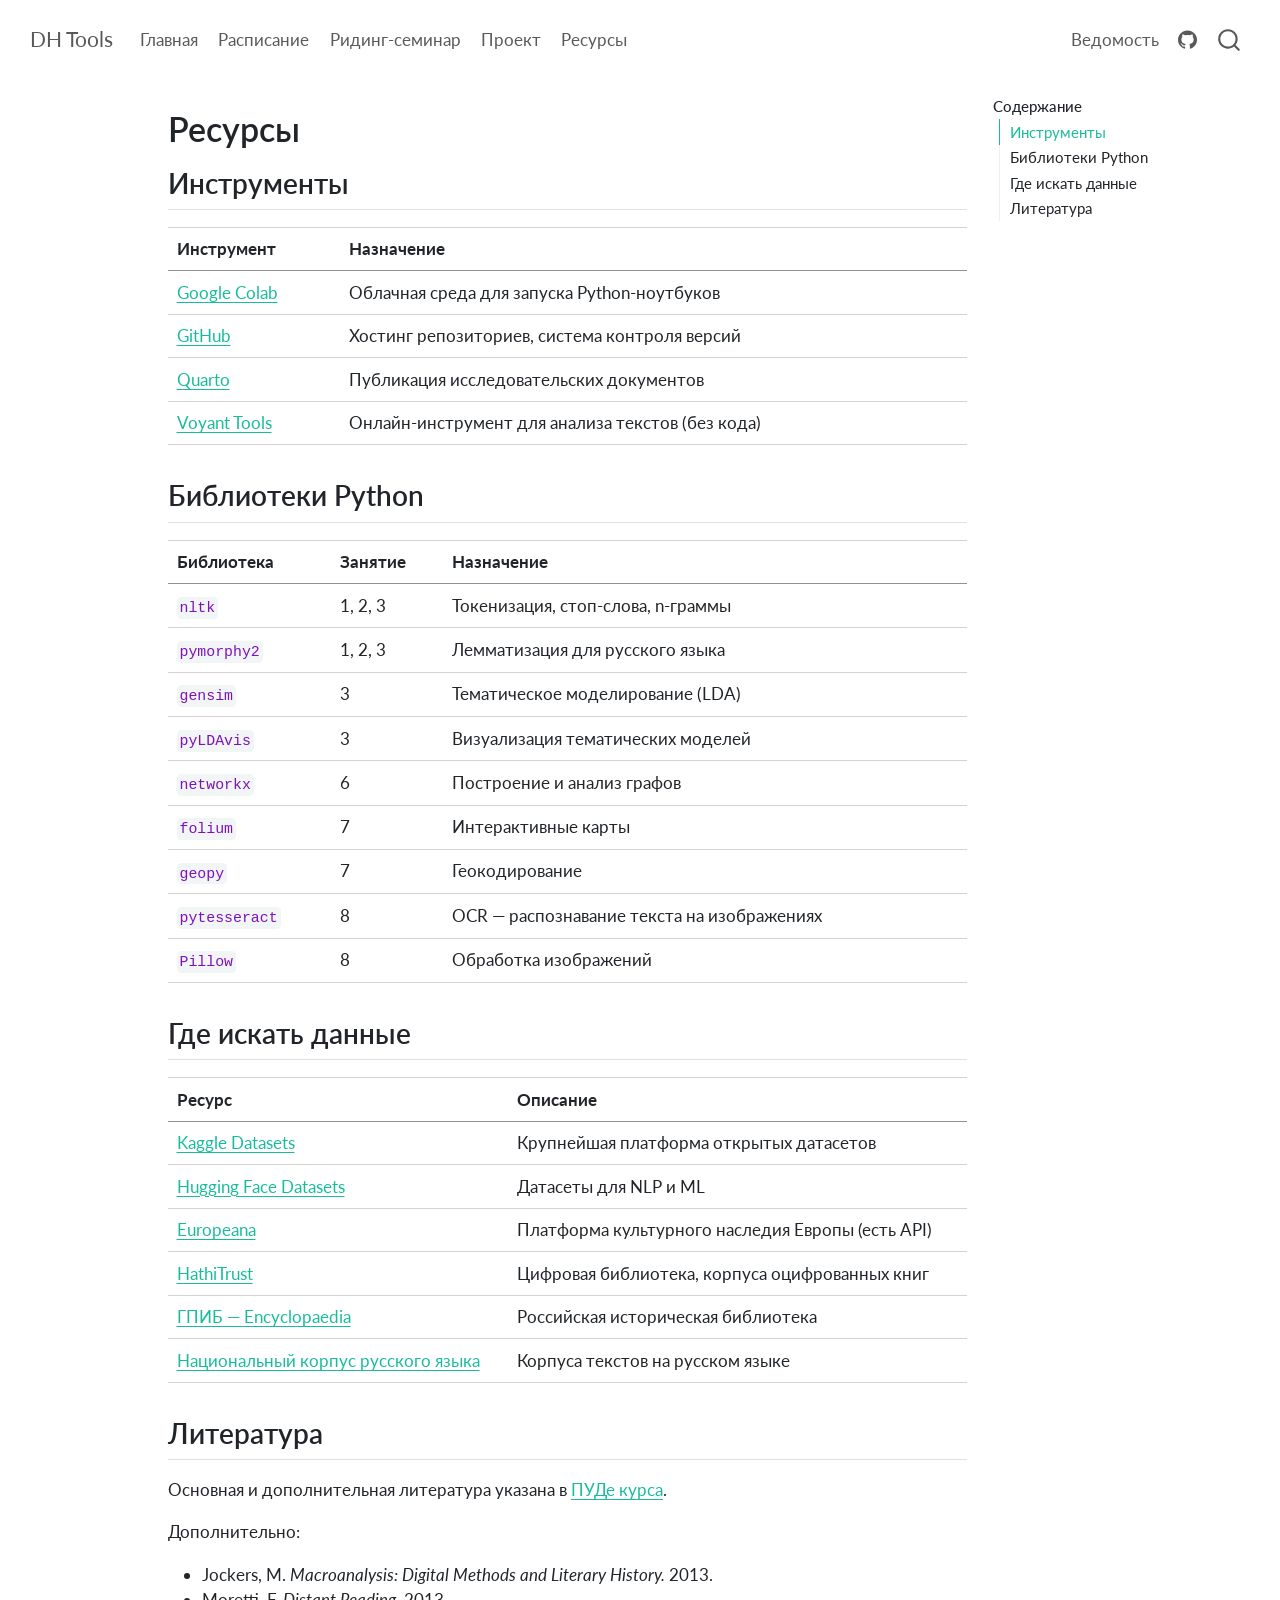
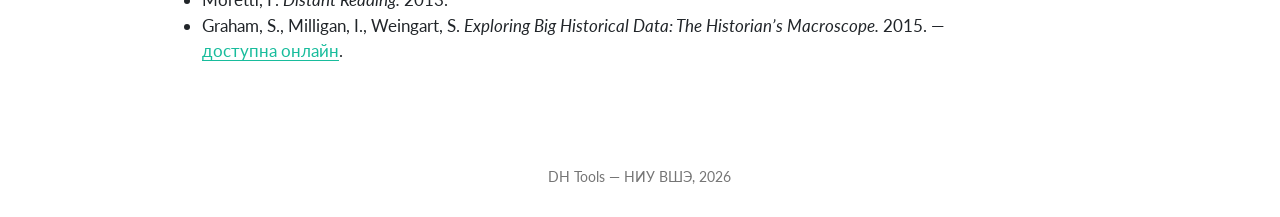
<file: docs/docs/drafts/resources.html>
<!DOCTYPE html>
<html xmlns="http://www.w3.org/1999/xhtml" lang="ru" xml:lang="ru"><head>

<meta charset="utf-8">
<meta name="generator" content="quarto-1.9.36">

<meta name="viewport" content="width=device-width, initial-scale=1.0, user-scalable=yes">


<title>Ресурсы – DH Tools</title>
<style>
/* Default styles provided by pandoc.
** See https://pandoc.org/MANUAL.html#variables-for-html for config info.
*/
code{white-space: pre-wrap;}
span.smallcaps{font-variant: small-caps;}
div.columns{display: flex; gap: min(4vw, 1.5em);}
div.column{flex: auto; overflow-x: auto;}
div.hanging-indent{margin-left: 1.5em; text-indent: -1.5em;}
ul.task-list{list-style: none;}
ul.task-list li input[type="checkbox"] {
  width: 0.8em;
  margin: 0 0.8em 0.2em -1em; /* quarto-specific, see https://github.com/quarto-dev/quarto-cli/issues/4556 */ 
  vertical-align: middle;
}
</style>


<script src="../site_libs/quarto-nav/quarto-nav.js"></script>
<script src="../site_libs/quarto-nav/headroom.min.js"></script>
<script src="../site_libs/clipboard/clipboard.min.js"></script>
<script src="../site_libs/quarto-search/autocomplete.umd.js"></script>
<script src="../site_libs/quarto-search/fuse.min.js"></script>
<script src="../site_libs/quarto-search/quarto-search.js"></script>
<meta name="quarto:offset" content="../">
<link href="../images/favicon.png" rel="icon" type="image/png">
<script src="../site_libs/quarto-html/quarto.js" type="module"></script>
<script src="../site_libs/quarto-html/tabsets/tabsets.js" type="module"></script>
<script src="../site_libs/quarto-html/popper.min.js"></script>
<script src="../site_libs/quarto-html/tippy.umd.min.js"></script>
<script src="../site_libs/quarto-html/anchor.min.js"></script>
<link href="../site_libs/quarto-html/tippy.css" rel="stylesheet">
<link href="../site_libs/quarto-html/quarto-syntax-highlighting-845c23b38eaddc0f92fda52bfe77a8c8.css" rel="stylesheet" id="quarto-text-highlighting-styles">
<script src="../site_libs/bootstrap/bootstrap.min.js"></script>
<link href="../site_libs/bootstrap/bootstrap-icons.css" rel="stylesheet">
<link href="../site_libs/bootstrap/bootstrap-0452e7c00f1295bfc5451bb669a0a920.min.css" rel="stylesheet" append-hash="true" id="quarto-bootstrap" data-mode="light">
<script id="quarto-search-options" type="application/json">{
  "location": "navbar",
  "copy-button": false,
  "collapse-after": 3,
  "panel-placement": "end",
  "type": "overlay",
  "limit": 50,
  "keyboard-shortcut": [
    "f",
    "/",
    "s"
  ],
  "show-item-context": false,
  "language": {
    "search-no-results-text": "Поиск не дал результатов",
    "search-matching-documents-text": "Результаты поиска",
    "search-copy-link-title": "Скопировать ссылку",
    "search-hide-matches-text": "Скрыть дополнительные результаты",
    "search-more-match-text": "дополнительный результат в этом документе",
    "search-more-matches-text": "дополнительных результата(-ов) в этом документе",
    "search-clear-button-title": "Очистить",
    "search-text-placeholder": "",
    "search-detached-cancel-button-title": "Отменить",
    "search-submit-button-title": "Найти",
    "search-label": "Поиск"
  }
}</script>


<link rel="stylesheet" href="../styles.css">
</head>

<body class="nav-fixed quarto-light">

<div id="quarto-search-results"></div>
  <header id="quarto-header" class="headroom fixed-top">
    <nav class="navbar navbar-expand-lg " data-bs-theme="dark">
      <div class="navbar-container container-fluid">
      <div class="navbar-brand-container mx-auto">
    <a class="navbar-brand" href="../index.html">
    <span class="navbar-title">DH Tools</span>
    </a>
  </div>
            <div id="quarto-search" class="" title="Поиск"></div>
          <button class="navbar-toggler" type="button" data-bs-toggle="collapse" data-bs-target="#navbarCollapse" aria-controls="navbarCollapse" role="menu" aria-expanded="false" aria-label="Переключить навигацию" onclick="if (window.quartoToggleHeadroom) { window.quartoToggleHeadroom(); }">
  <span class="navbar-toggler-icon"></span>
</button>
          <div class="collapse navbar-collapse" id="navbarCollapse">
            <ul class="navbar-nav navbar-nav-scroll me-auto">
  <li class="nav-item">
    <a class="nav-link" href="../index.html"> 
<span class="menu-text">Главная</span></a>
  </li>  
  <li class="nav-item">
    <a class="nav-link" href="../schedule.html"> 
<span class="menu-text">Расписание</span></a>
  </li>  
  <li class="nav-item">
    <a class="nav-link" href="../readings.html"> 
<span class="menu-text">Ридинг-семинар</span></a>
  </li>  
  <li class="nav-item">
    <a class="nav-link" href="../project.html"> 
<span class="menu-text">Проект</span></a>
  </li>  
  <li class="nav-item">
    <a class="nav-link" href="../resources.html"> 
<span class="menu-text">Ресурсы</span></a>
  </li>  
</ul>
            <ul class="navbar-nav navbar-nav-scroll ms-auto">
  <li class="nav-item">
    <a class="nav-link" href="https://docs.google.com/spreadsheets/d/1r0UY9qvdqbFJl7yIVJxvzA6fDhArwUjSczj9emu6JRc/edit?gid=0#gid=0"> 
<span class="menu-text">Ведомость</span></a>
  </li>  
  <li class="nav-item compact">
    <a class="nav-link" href="https://github.com/always1ready/dh-tools"> <i class="bi bi-github" role="img">
</i> 
<span class="menu-text"></span></a>
  </li>  
</ul>
          </div> <!-- /navcollapse -->
            <div class="quarto-navbar-tools">
</div>
      </div> <!-- /container-fluid -->
    </nav>
</header>
<!-- content -->
<div id="quarto-content" class="quarto-container page-columns page-rows-contents page-layout-article page-navbar">
<!-- sidebar -->
<!-- margin-sidebar -->
    <div id="quarto-margin-sidebar" class="sidebar margin-sidebar">
        <nav id="TOC" role="doc-toc" class="toc-active">
    <h2 id="toc-title">Содержание</h2>
   
  <ul>
  <li><a href="#инструменты" id="toc-инструменты" class="nav-link active" data-scroll-target="#инструменты">Инструменты</a></li>
  <li><a href="#библиотеки-python" id="toc-библиотеки-python" class="nav-link" data-scroll-target="#библиотеки-python">Библиотеки Python</a></li>
  <li><a href="#где-искать-данные" id="toc-где-искать-данные" class="nav-link" data-scroll-target="#где-искать-данные">Где искать данные</a></li>
  <li><a href="#литература" id="toc-литература" class="nav-link" data-scroll-target="#литература">Литература</a></li>
  </ul>
</nav>
    </div>
<!-- main -->
<main class="content" id="quarto-document-content">

<header id="title-block-header" class="quarto-title-block default">
<div class="quarto-title">
<h1 class="title">Ресурсы</h1>
</div>



<div class="quarto-title-meta">

    
  
    
  </div>
  


</header>


<section id="инструменты" class="level2">
<h2 class="anchored" data-anchor-id="инструменты">Инструменты</h2>
<table class="caption-top table">
<thead>
<tr class="header">
<th>Инструмент</th>
<th>Назначение</th>
</tr>
</thead>
<tbody>
<tr class="odd">
<td><a href="https://colab.research.google.com/">Google Colab</a></td>
<td>Облачная среда для запуска Python-ноутбуков</td>
</tr>
<tr class="even">
<td><a href="https://github.com/">GitHub</a></td>
<td>Хостинг репозиториев, система контроля версий</td>
</tr>
<tr class="odd">
<td><a href="https://quarto.org/">Quarto</a></td>
<td>Публикация исследовательских документов</td>
</tr>
<tr class="even">
<td><a href="https://voyant-tools.org/">Voyant Tools</a></td>
<td>Онлайн-инструмент для анализа текстов (без кода)</td>
</tr>
</tbody>
</table>
</section>
<section id="библиотеки-python" class="level2">
<h2 class="anchored" data-anchor-id="библиотеки-python">Библиотеки Python</h2>
<table class="caption-top table">
<thead>
<tr class="header">
<th>Библиотека</th>
<th>Занятие</th>
<th>Назначение</th>
</tr>
</thead>
<tbody>
<tr class="odd">
<td><code>nltk</code></td>
<td>1, 2, 3</td>
<td>Токенизация, стоп-слова, n-граммы</td>
</tr>
<tr class="even">
<td><code>pymorphy2</code></td>
<td>1, 2, 3</td>
<td>Лемматизация для русского языка</td>
</tr>
<tr class="odd">
<td><code>gensim</code></td>
<td>3</td>
<td>Тематическое моделирование (LDA)</td>
</tr>
<tr class="even">
<td><code>pyLDAvis</code></td>
<td>3</td>
<td>Визуализация тематических моделей</td>
</tr>
<tr class="odd">
<td><code>networkx</code></td>
<td>6</td>
<td>Построение и анализ графов</td>
</tr>
<tr class="even">
<td><code>folium</code></td>
<td>7</td>
<td>Интерактивные карты</td>
</tr>
<tr class="odd">
<td><code>geopy</code></td>
<td>7</td>
<td>Геокодирование</td>
</tr>
<tr class="even">
<td><code>pytesseract</code></td>
<td>8</td>
<td>OCR — распознавание текста на изображениях</td>
</tr>
<tr class="odd">
<td><code>Pillow</code></td>
<td>8</td>
<td>Обработка изображений</td>
</tr>
</tbody>
</table>
</section>
<section id="где-искать-данные" class="level2">
<h2 class="anchored" data-anchor-id="где-искать-данные">Где искать данные</h2>
<table class="caption-top table">
<thead>
<tr class="header">
<th>Ресурс</th>
<th>Описание</th>
</tr>
</thead>
<tbody>
<tr class="odd">
<td><a href="https://www.kaggle.com/datasets">Kaggle Datasets</a></td>
<td>Крупнейшая платформа открытых датасетов</td>
</tr>
<tr class="even">
<td><a href="https://huggingface.co/datasets">Hugging Face Datasets</a></td>
<td>Датасеты для NLP и ML</td>
</tr>
<tr class="odd">
<td><a href="https://www.europeana.eu/">Europeana</a></td>
<td>Платформа культурного наследия Европы (есть API)</td>
</tr>
<tr class="even">
<td><a href="https://www.hathitrust.org/">HathiTrust</a></td>
<td>Цифровая библиотека, корпуса оцифрованных книг</td>
</tr>
<tr class="odd">
<td><a href="https://www.shpl.ru/">ГПИБ — Encyclopaedia</a></td>
<td>Российская историческая библиотека</td>
</tr>
<tr class="even">
<td><a href="https://ruscorpora.ru/">Национальный корпус русского языка</a></td>
<td>Корпуса текстов на русском языке</td>
</tr>
</tbody>
</table>
</section>
<section id="литература" class="level2">
<h2 class="anchored" data-anchor-id="литература">Литература</h2>
<p>Основная и дополнительная литература указана в <a href="https://...">ПУДе курса</a>. <!-- вставь ссылку --></p>
<p>Дополнительно:</p>
<ul>
<li>Jockers, M. <em>Macroanalysis: Digital Methods and Literary History.</em> 2013.</li>
<li>Moretti, F. <em>Distant Reading.</em> 2013.</li>
<li>Graham, S., Milligan, I., Weingart, S. <em>Exploring Big Historical Data: The Historian’s Macroscope.</em> 2015. — <a href="http://www.themacroscope.org/">доступна онлайн</a>.</li>
</ul>


</section>

</main> <!-- /main -->
<script id="quarto-html-after-body" type="application/javascript">
  window.document.addEventListener("DOMContentLoaded", function (event) {
    const icon = "";
    const anchorJS = new window.AnchorJS();
    anchorJS.options = {
      placement: 'right',
      icon: icon
    };
    anchorJS.add('.anchored');
    const isCodeAnnotation = (el) => {
      for (const clz of el.classList) {
        if (clz.startsWith('code-annotation-')) {                     
          return true;
        }
      }
      return false;
    }
    const onCopySuccess = function(e) {
      // button target
      const button = e.trigger;
      // don't keep focus
      button.blur();
      // flash "checked"
      button.classList.add('code-copy-button-checked');
      var currentTitle = button.getAttribute("title");
      button.setAttribute("title", "Скопировано");
      let tooltip;
      if (window.bootstrap) {
        button.setAttribute("data-bs-toggle", "tooltip");
        button.setAttribute("data-bs-placement", "left");
        button.setAttribute("data-bs-title", "Скопировано");
        tooltip = new bootstrap.Tooltip(button, 
          { trigger: "manual", 
            customClass: "code-copy-button-tooltip",
            offset: [0, -8]});
        tooltip.show();    
      }
      setTimeout(function() {
        if (tooltip) {
          tooltip.hide();
          button.removeAttribute("data-bs-title");
          button.removeAttribute("data-bs-toggle");
          button.removeAttribute("data-bs-placement");
        }
        button.setAttribute("title", currentTitle);
        button.classList.remove('code-copy-button-checked');
      }, 1000);
      // clear code selection
      e.clearSelection();
    }
    const getTextToCopy = function(trigger) {
      const outerScaffold = trigger.parentElement.cloneNode(true);
      const codeEl = outerScaffold.querySelector('code');
      for (const childEl of codeEl.children) {
        if (isCodeAnnotation(childEl)) {
          childEl.remove();
        }
      }
      return codeEl.innerText;
    }
    const clipboard = new window.ClipboardJS('.code-copy-button:not([data-in-quarto-modal])', {
      text: getTextToCopy
    });
    clipboard.on('success', onCopySuccess);
    if (window.document.getElementById('quarto-embedded-source-code-modal')) {
      const clipboardModal = new window.ClipboardJS('.code-copy-button[data-in-quarto-modal]', {
        text: getTextToCopy,
        container: window.document.getElementById('quarto-embedded-source-code-modal')
      });
      clipboardModal.on('success', onCopySuccess);
    }
      var localhostRegex = new RegExp(/^(?:http|https):\/\/localhost\:?[0-9]*\//);
      var mailtoRegex = new RegExp(/^mailto:/);
        var filterRegex = new RegExp('/' + window.location.host + '/');
      var isInternal = (href) => {
          return filterRegex.test(href) || localhostRegex.test(href) || mailtoRegex.test(href);
      }
      // Inspect non-navigation links and adorn them if external
     var links = window.document.querySelectorAll('a[href]:not(.nav-link):not(.navbar-brand):not(.toc-action):not(.sidebar-link):not(.sidebar-item-toggle):not(.pagination-link):not(.no-external):not([aria-hidden]):not(.dropdown-item):not(.quarto-navigation-tool):not(.about-link)');
      for (var i=0; i<links.length; i++) {
        const link = links[i];
        if (!isInternal(link.href)) {
          // undo the damage that might have been done by quarto-nav.js in the case of
          // links that we want to consider external
          if (link.dataset.originalHref !== undefined) {
            link.href = link.dataset.originalHref;
          }
        }
      }
    function tippyHover(el, contentFn, onTriggerFn, onUntriggerFn) {
      const config = {
        allowHTML: true,
        maxWidth: 500,
        delay: 100,
        arrow: false,
        appendTo: function(el) {
            return el.parentElement;
        },
        interactive: true,
        interactiveBorder: 10,
        theme: 'quarto',
        placement: 'bottom-start',
      };
      if (contentFn) {
        config.content = contentFn;
      }
      if (onTriggerFn) {
        config.onTrigger = onTriggerFn;
      }
      if (onUntriggerFn) {
        config.onUntrigger = onUntriggerFn;
      }
      window.tippy(el, config); 
    }
    const noterefs = window.document.querySelectorAll('a[role="doc-noteref"]');
    for (var i=0; i<noterefs.length; i++) {
      const ref = noterefs[i];
      tippyHover(ref, function() {
        // use id or data attribute instead here
        let href = ref.getAttribute('data-footnote-href') || ref.getAttribute('href');
        try { href = new URL(href).hash; } catch {}
        const id = href.replace(/^#\/?/, "");
        const note = window.document.getElementById(id);
        if (note) {
          return note.innerHTML;
        } else {
          return "";
        }
      });
    }
    const xrefs = window.document.querySelectorAll('a.quarto-xref');
    const processXRef = (id, note) => {
      // Strip column container classes
      const stripColumnClz = (el) => {
        el.classList.remove("page-full", "page-columns");
        if (el.children) {
          for (const child of el.children) {
            stripColumnClz(child);
          }
        }
      }
      stripColumnClz(note)
      if (id === null || id.startsWith('sec-')) {
        // Special case sections, only their first couple elements
        const container = document.createElement("div");
        if (note.children && note.children.length > 2) {
          container.appendChild(note.children[0].cloneNode(true));
          for (let i = 1; i < note.children.length; i++) {
            const child = note.children[i];
            if (child.tagName === "P" && child.innerText === "") {
              continue;
            } else {
              container.appendChild(child.cloneNode(true));
              break;
            }
          }
          if (window.Quarto?.typesetMath) {
            window.Quarto.typesetMath(container);
          }
          return container.innerHTML
        } else {
          if (window.Quarto?.typesetMath) {
            window.Quarto.typesetMath(note);
          }
          return note.innerHTML;
        }
      } else {
        // Remove any anchor links if they are present
        const anchorLink = note.querySelector('a.anchorjs-link');
        if (anchorLink) {
          anchorLink.remove();
        }
        if (window.Quarto?.typesetMath) {
          window.Quarto.typesetMath(note);
        }
        if (note.classList.contains("callout")) {
          return note.outerHTML;
        } else {
          return note.innerHTML;
        }
      }
    }
    for (var i=0; i<xrefs.length; i++) {
      const xref = xrefs[i];
      tippyHover(xref, undefined, function(instance) {
        instance.disable();
        let url = xref.getAttribute('href');
        let hash = undefined; 
        if (url.startsWith('#')) {
          hash = url;
        } else {
          try { hash = new URL(url).hash; } catch {}
        }
        if (hash) {
          const id = hash.replace(/^#\/?/, "");
          const note = window.document.getElementById(id);
          if (note !== null) {
            try {
              const html = processXRef(id, note.cloneNode(true));
              instance.setContent(html);
            } finally {
              instance.enable();
              instance.show();
            }
          } else {
            // See if we can fetch this
            fetch(url.split('#')[0])
            .then(res => res.text())
            .then(html => {
              const parser = new DOMParser();
              const htmlDoc = parser.parseFromString(html, "text/html");
              const note = htmlDoc.getElementById(id);
              if (note !== null) {
                const html = processXRef(id, note);
                instance.setContent(html);
              } 
            }).finally(() => {
              instance.enable();
              instance.show();
            });
          }
        } else {
          // See if we can fetch a full url (with no hash to target)
          // This is a special case and we should probably do some content thinning / targeting
          fetch(url)
          .then(res => res.text())
          .then(html => {
            const parser = new DOMParser();
            const htmlDoc = parser.parseFromString(html, "text/html");
            const note = htmlDoc.querySelector('main.content');
            if (note !== null) {
              // This should only happen for chapter cross references
              // (since there is no id in the URL)
              // remove the first header
              if (note.children.length > 0 && note.children[0].tagName === "HEADER") {
                note.children[0].remove();
              }
              const html = processXRef(null, note);
              instance.setContent(html);
            } 
          }).finally(() => {
            instance.enable();
            instance.show();
          });
        }
      }, function(instance) {
      });
    }
        let selectedAnnoteEl;
        const selectorForAnnotation = ( cell, annotation) => {
          let cellAttr = 'data-code-cell="' + cell + '"';
          let lineAttr = 'data-code-annotation="' +  annotation + '"';
          const selector = 'span[' + cellAttr + '][' + lineAttr + ']';
          return selector;
        }
        const selectCodeLines = (annoteEl) => {
          const doc = window.document;
          const targetCell = annoteEl.getAttribute("data-target-cell");
          const targetAnnotation = annoteEl.getAttribute("data-target-annotation");
          const annoteSpan = window.document.querySelector(selectorForAnnotation(targetCell, targetAnnotation));
          const lines = annoteSpan.getAttribute("data-code-lines").split(",");
          const lineIds = lines.map((line) => {
            return targetCell + "-" + line;
          })
          let top = null;
          let height = null;
          let parent = null;
          if (lineIds.length > 0) {
              //compute the position of the single el (top and bottom and make a div)
              const el = window.document.getElementById(lineIds[0]);
              top = el.offsetTop;
              height = el.offsetHeight;
              parent = el.parentElement.parentElement;
            if (lineIds.length > 1) {
              const lastEl = window.document.getElementById(lineIds[lineIds.length - 1]);
              const bottom = lastEl.offsetTop + lastEl.offsetHeight;
              height = bottom - top;
            }
            if (top !== null && height !== null && parent !== null) {
              // cook up a div (if necessary) and position it 
              let div = window.document.getElementById("code-annotation-line-highlight");
              if (div === null) {
                div = window.document.createElement("div");
                div.setAttribute("id", "code-annotation-line-highlight");
                div.style.position = 'absolute';
                parent.appendChild(div);
              }
              div.style.top = top - 2 + "px";
              div.style.height = height + 4 + "px";
              div.style.left = 0;
              let gutterDiv = window.document.getElementById("code-annotation-line-highlight-gutter");
              if (gutterDiv === null) {
                gutterDiv = window.document.createElement("div");
                gutterDiv.setAttribute("id", "code-annotation-line-highlight-gutter");
                gutterDiv.style.position = 'absolute';
                const codeCell = window.document.getElementById(targetCell);
                const gutter = codeCell.querySelector('.code-annotation-gutter');
                gutter.appendChild(gutterDiv);
              }
              gutterDiv.style.top = top - 2 + "px";
              gutterDiv.style.height = height + 4 + "px";
            }
            selectedAnnoteEl = annoteEl;
          }
        };
        const unselectCodeLines = () => {
          const elementsIds = ["code-annotation-line-highlight", "code-annotation-line-highlight-gutter"];
          elementsIds.forEach((elId) => {
            const div = window.document.getElementById(elId);
            if (div) {
              div.remove();
            }
          });
          selectedAnnoteEl = undefined;
        };
          // Handle positioning of the toggle
      window.addEventListener(
        "resize",
        throttle(() => {
          elRect = undefined;
          if (selectedAnnoteEl) {
            selectCodeLines(selectedAnnoteEl);
          }
        }, 10)
      );
      function throttle(fn, ms) {
      let throttle = false;
      let timer;
        return (...args) => {
          if(!throttle) { // first call gets through
              fn.apply(this, args);
              throttle = true;
          } else { // all the others get throttled
              if(timer) clearTimeout(timer); // cancel #2
              timer = setTimeout(() => {
                fn.apply(this, args);
                timer = throttle = false;
              }, ms);
          }
        };
      }
        // Attach click handler to the DT
        const annoteDls = window.document.querySelectorAll('dt[data-target-cell]');
        for (const annoteDlNode of annoteDls) {
          annoteDlNode.addEventListener('click', (event) => {
            const clickedEl = event.target;
            if (clickedEl !== selectedAnnoteEl) {
              unselectCodeLines();
              const activeEl = window.document.querySelector('dt[data-target-cell].code-annotation-active');
              if (activeEl) {
                activeEl.classList.remove('code-annotation-active');
              }
              selectCodeLines(clickedEl);
              clickedEl.classList.add('code-annotation-active');
            } else {
              // Unselect the line
              unselectCodeLines();
              clickedEl.classList.remove('code-annotation-active');
            }
          });
        }
    const findCites = (el) => {
      const parentEl = el.parentElement;
      if (parentEl) {
        const cites = parentEl.dataset.cites;
        if (cites) {
          return {
            el,
            cites: cites.split(' ')
          };
        } else {
          return findCites(el.parentElement)
        }
      } else {
        return undefined;
      }
    };
    var bibliorefs = window.document.querySelectorAll('a[role="doc-biblioref"]');
    for (var i=0; i<bibliorefs.length; i++) {
      const ref = bibliorefs[i];
      const citeInfo = findCites(ref);
      if (citeInfo) {
        tippyHover(citeInfo.el, function() {
          var popup = window.document.createElement('div');
          citeInfo.cites.forEach(function(cite) {
            var citeDiv = window.document.createElement('div');
            citeDiv.classList.add('hanging-indent');
            citeDiv.classList.add('csl-entry');
            var biblioDiv = window.document.getElementById('ref-' + cite);
            if (biblioDiv) {
              citeDiv.innerHTML = biblioDiv.innerHTML;
            }
            popup.appendChild(citeDiv);
          });
          return popup.innerHTML;
        });
      }
    }
  });
  </script>
</div> <!-- /content -->
<footer class="footer">
  <div class="nav-footer">
    <div class="nav-footer-left">
      &nbsp;
    </div>   
    <div class="nav-footer-center">
<p>DH Tools — НИУ ВШЭ, 2026</p>
</div>
    <div class="nav-footer-right">
      &nbsp;
    </div>
  </div>
</footer>




</body></html>
</file>
<file: docs/site_libs/quarto-html/tippy.css>
.tippy-box[data-animation=fade][data-state=hidden]{opacity:0}[data-tippy-root]{max-width:calc(100vw - 10px)}.tippy-box{position:relative;background-color:#333;color:#fff;border-radius:4px;font-size:14px;line-height:1.4;white-space:normal;outline:0;transition-property:transform,visibility,opacity}.tippy-box[data-placement^=top]>.tippy-arrow{bottom:0}.tippy-box[data-placement^=top]>.tippy-arrow:before{bottom:-7px;left:0;border-width:8px 8px 0;border-top-color:initial;transform-origin:center top}.tippy-box[data-placement^=bottom]>.tippy-arrow{top:0}.tippy-box[data-placement^=bottom]>.tippy-arrow:before{top:-7px;left:0;border-width:0 8px 8px;border-bottom-color:initial;transform-origin:center bottom}.tippy-box[data-placement^=left]>.tippy-arrow{right:0}.tippy-box[data-placement^=left]>.tippy-arrow:before{border-width:8px 0 8px 8px;border-left-color:initial;right:-7px;transform-origin:center left}.tippy-box[data-placement^=right]>.tippy-arrow{left:0}.tippy-box[data-placement^=right]>.tippy-arrow:before{left:-7px;border-width:8px 8px 8px 0;border-right-color:initial;transform-origin:center right}.tippy-box[data-inertia][data-state=visible]{transition-timing-function:cubic-bezier(.54,1.5,.38,1.11)}.tippy-arrow{width:16px;height:16px;color:#333}.tippy-arrow:before{content:"";position:absolute;border-color:transparent;border-style:solid}.tippy-content{position:relative;padding:5px 9px;z-index:1}
</file>
<file: docs/site_libs/quarto-html/quarto-syntax-highlighting-46f66b053e56abd73bb6e954d61a315b.css>
/* quarto syntax highlight colors */
:root {
  --quarto-hl-ot-color: #003B4F;
  --quarto-hl-at-color: #657422;
  --quarto-hl-ss-color: #20794D;
  --quarto-hl-an-color: #5E5E5E;
  --quarto-hl-fu-color: #4758AB;
  --quarto-hl-st-color: #20794D;
  --quarto-hl-cf-color: #003B4F;
  --quarto-hl-op-color: #5E5E5E;
  --quarto-hl-er-color: #AD0000;
  --quarto-hl-bn-color: #AD0000;
  --quarto-hl-al-color: #AD0000;
  --quarto-hl-va-color: #111111;
  --quarto-hl-bu-color: inherit;
  --quarto-hl-ex-color: inherit;
  --quarto-hl-pp-color: #AD0000;
  --quarto-hl-in-color: #5E5E5E;
  --quarto-hl-vs-color: #20794D;
  --quarto-hl-wa-color: #5E5E5E;
  --quarto-hl-do-color: #5E5E5E;
  --quarto-hl-im-color: #00769E;
  --quarto-hl-ch-color: #20794D;
  --quarto-hl-dt-color: #AD0000;
  --quarto-hl-fl-color: #AD0000;
  --quarto-hl-co-color: #5E5E5E;
  --quarto-hl-cv-color: #5E5E5E;
  --quarto-hl-cn-color: #8f5902;
  --quarto-hl-sc-color: #5E5E5E;
  --quarto-hl-dv-color: #AD0000;
  --quarto-hl-kw-color: #003B4F;
}

/* other quarto variables */
:root {
  --quarto-font-monospace: SFMono-Regular, Menlo, Monaco, Consolas, "Liberation Mono", "Courier New", monospace;
}

/* syntax highlight based on Pandoc's rules */
pre > code.sourceCode > span {
  color: #003B4F;
}

code.sourceCode > span {
  color: #003B4F;
}

div.sourceCode,
div.sourceCode pre.sourceCode {
  color: #003B4F;
}

/* Normal */
code span {
  color: #003B4F;
}

/* Alert */
code span.al {
  color: #AD0000;
  font-style: inherit;
}

/* Annotation */
code span.an {
  color: #5E5E5E;
  font-style: inherit;
}

/* Attribute */
code span.at {
  color: #657422;
  font-style: inherit;
}

/* BaseN */
code span.bn {
  color: #AD0000;
  font-style: inherit;
}

/* BuiltIn */
code span.bu {
  font-style: inherit;
}

/* ControlFlow */
code span.cf {
  color: #003B4F;
  font-weight: bold;
  font-style: inherit;
}

/* Char */
code span.ch {
  color: #20794D;
  font-style: inherit;
}

/* Constant */
code span.cn {
  color: #8f5902;
  font-style: inherit;
}

/* Comment */
code span.co {
  color: #5E5E5E;
  font-style: inherit;
}

/* CommentVar */
code span.cv {
  color: #5E5E5E;
  font-style: italic;
}

/* Documentation */
code span.do {
  color: #5E5E5E;
  font-style: italic;
}

/* DataType */
code span.dt {
  color: #AD0000;
  font-style: inherit;
}

/* DecVal */
code span.dv {
  color: #AD0000;
  font-style: inherit;
}

/* Error */
code span.er {
  color: #AD0000;
  font-style: inherit;
}

/* Extension */
code span.ex {
  font-style: inherit;
}

/* Float */
code span.fl {
  color: #AD0000;
  font-style: inherit;
}

/* Function */
code span.fu {
  color: #4758AB;
  font-style: inherit;
}

/* Import */
code span.im {
  color: #00769E;
  font-style: inherit;
}

/* Information */
code span.in {
  color: #5E5E5E;
  font-style: inherit;
}

/* Keyword */
code span.kw {
  color: #003B4F;
  font-weight: bold;
  font-style: inherit;
}

/* Operator */
code span.op {
  color: #5E5E5E;
  font-style: inherit;
}

/* Other */
code span.ot {
  color: #003B4F;
  font-style: inherit;
}

/* Preprocessor */
code span.pp {
  color: #AD0000;
  font-style: inherit;
}

/* SpecialChar */
code span.sc {
  color: #5E5E5E;
  font-style: inherit;
}

/* SpecialString */
code span.ss {
  color: #20794D;
  font-style: inherit;
}

/* String */
code span.st {
  color: #20794D;
  font-style: inherit;
}

/* Variable */
code span.va {
  color: #111111;
  font-style: inherit;
}

/* VerbatimString */
code span.vs {
  color: #20794D;
  font-style: inherit;
}

/* Warning */
code span.wa {
  color: #5E5E5E;
  font-style: italic;
}

.prevent-inlining {
  content: "</";
}

/*# sourceMappingURL=5022ed312398f59a55adce476d7327af.css.map */
</file>
<file: docs/styles.css>
/* DH Tools — custom styles */

.course-header {
  margin-bottom: 1.5rem;
  padding-bottom: 1rem;
  border-bottom: 2px solid #e9ecef;
}

.badge-topic {
  display: inline-block;
  padding: 0.25em 0.6em;
  font-size: 0.85em;
  font-weight: 500;
  border-radius: 4px;
  background-color: #f0f0f0;
  color: #333;
  margin-right: 0.3em;
}

.session-card {
  padding: 1rem 1.2rem;
  margin-bottom: 1rem;
  border-left: 4px solid #2c3e50;
  background-color: #fafafa;
  border-radius: 0 4px 4px 0;
}

.session-card h3 {
  margin-top: 0;
}
</file>
<file: docs/docs/site_libs/quarto-html/tippy.css>
.tippy-box[data-animation=fade][data-state=hidden]{opacity:0}[data-tippy-root]{max-width:calc(100vw - 10px)}.tippy-box{position:relative;background-color:#333;color:#fff;border-radius:4px;font-size:14px;line-height:1.4;white-space:normal;outline:0;transition-property:transform,visibility,opacity}.tippy-box[data-placement^=top]>.tippy-arrow{bottom:0}.tippy-box[data-placement^=top]>.tippy-arrow:before{bottom:-7px;left:0;border-width:8px 8px 0;border-top-color:initial;transform-origin:center top}.tippy-box[data-placement^=bottom]>.tippy-arrow{top:0}.tippy-box[data-placement^=bottom]>.tippy-arrow:before{top:-7px;left:0;border-width:0 8px 8px;border-bottom-color:initial;transform-origin:center bottom}.tippy-box[data-placement^=left]>.tippy-arrow{right:0}.tippy-box[data-placement^=left]>.tippy-arrow:before{border-width:8px 0 8px 8px;border-left-color:initial;right:-7px;transform-origin:center left}.tippy-box[data-placement^=right]>.tippy-arrow{left:0}.tippy-box[data-placement^=right]>.tippy-arrow:before{left:-7px;border-width:8px 8px 8px 0;border-right-color:initial;transform-origin:center right}.tippy-box[data-inertia][data-state=visible]{transition-timing-function:cubic-bezier(.54,1.5,.38,1.11)}.tippy-arrow{width:16px;height:16px;color:#333}.tippy-arrow:before{content:"";position:absolute;border-color:transparent;border-style:solid}.tippy-content{position:relative;padding:5px 9px;z-index:1}
</file>
<file: docs/docs/site_libs/quarto-html/quarto-syntax-highlighting-845c23b38eaddc0f92fda52bfe77a8c8.css>
/* quarto syntax highlight colors */
:root {
  --quarto-hl-ot-color: #003B4F;
  --quarto-hl-at-color: #657422;
  --quarto-hl-ss-color: #20794D;
  --quarto-hl-an-color: #5E5E5E;
  --quarto-hl-fu-color: #4758AB;
  --quarto-hl-st-color: #20794D;
  --quarto-hl-cf-color: #003B4F;
  --quarto-hl-op-color: #5E5E5E;
  --quarto-hl-er-color: #AD0000;
  --quarto-hl-bn-color: #AD0000;
  --quarto-hl-al-color: #AD0000;
  --quarto-hl-va-color: #111111;
  --quarto-hl-bu-color: inherit;
  --quarto-hl-ex-color: inherit;
  --quarto-hl-pp-color: #AD0000;
  --quarto-hl-in-color: #5E5E5E;
  --quarto-hl-vs-color: #20794D;
  --quarto-hl-wa-color: #5E5E5E;
  --quarto-hl-do-color: #5E5E5E;
  --quarto-hl-im-color: #00769E;
  --quarto-hl-ch-color: #20794D;
  --quarto-hl-dt-color: #AD0000;
  --quarto-hl-fl-color: #AD0000;
  --quarto-hl-co-color: #5E5E5E;
  --quarto-hl-cv-color: #5E5E5E;
  --quarto-hl-cn-color: #8f5902;
  --quarto-hl-sc-color: #5E5E5E;
  --quarto-hl-dv-color: #AD0000;
  --quarto-hl-kw-color: #003B4F;
}

/* other quarto variables */
:root {
  --quarto-font-monospace: SFMono-Regular, Menlo, Monaco, Consolas, "Liberation Mono", "Courier New", monospace;
}

/* syntax highlight based on Pandoc's rules */
pre > code.sourceCode > span {
  color: #003B4F;
}

code.sourceCode > span {
  color: #003B4F;
}

div.sourceCode,
div.sourceCode pre.sourceCode {
  color: #003B4F;
}

/* Normal */
code span {
  color: #003B4F;
}

/* Alert */
code span.al {
  color: #AD0000;
  font-style: inherit;
}

/* Annotation */
code span.an {
  color: #5E5E5E;
  font-style: inherit;
}

/* Attribute */
code span.at {
  color: #657422;
  font-style: inherit;
}

/* BaseN */
code span.bn {
  color: #AD0000;
  font-style: inherit;
}

/* BuiltIn */
code span.bu {
  font-style: inherit;
}

/* ControlFlow */
code span.cf {
  color: #003B4F;
  font-weight: bold;
  font-style: inherit;
}

/* Char */
code span.ch {
  color: #20794D;
  font-style: inherit;
}

/* Constant */
code span.cn {
  color: #8f5902;
  font-style: inherit;
}

/* Comment */
code span.co {
  color: #5E5E5E;
  font-style: inherit;
}

/* CommentVar */
code span.cv {
  color: #5E5E5E;
  font-style: italic;
}

/* Documentation */
code span.do {
  color: #5E5E5E;
  font-style: italic;
}

/* DataType */
code span.dt {
  color: #AD0000;
  font-style: inherit;
}

/* DecVal */
code span.dv {
  color: #AD0000;
  font-style: inherit;
}

/* Error */
code span.er {
  color: #AD0000;
  font-style: inherit;
}

/* Extension */
code span.ex {
  font-style: inherit;
}

/* Float */
code span.fl {
  color: #AD0000;
  font-style: inherit;
}

/* Function */
code span.fu {
  color: #4758AB;
  font-style: inherit;
}

/* Import */
code span.im {
  color: #00769E;
  font-style: inherit;
}

/* Information */
code span.in {
  color: #5E5E5E;
  font-style: inherit;
}

/* Keyword */
code span.kw {
  color: #003B4F;
  font-weight: bold;
  font-style: inherit;
}

/* Operator */
code span.op {
  color: #5E5E5E;
  font-style: inherit;
}

/* Other */
code span.ot {
  color: #003B4F;
  font-style: inherit;
}

/* Preprocessor */
code span.pp {
  color: #AD0000;
  font-style: inherit;
}

/* SpecialChar */
code span.sc {
  color: #5E5E5E;
  font-style: inherit;
}

/* SpecialString */
code span.ss {
  color: #20794D;
  font-style: inherit;
}

/* String */
code span.st {
  color: #20794D;
  font-style: inherit;
}

/* Variable */
code span.va {
  color: #111111;
  font-style: inherit;
}

/* VerbatimString */
code span.vs {
  color: #20794D;
  font-style: inherit;
}

/* Warning */
code span.wa {
  color: #5E5E5E;
  font-style: italic;
}

.prevent-inlining {
  content: "</";
}

/*# sourceMappingURL=ac89f0bb514bba72461919f78549e31c.css.map */
</file>
<file: docs/docs/styles.css>
/* DH Tools — custom styles */

.course-header {
  margin-bottom: 1.5rem;
  padding-bottom: 1rem;
  border-bottom: 2px solid #e9ecef;
}

.badge-topic {
  display: inline-block;
  padding: 0.25em 0.6em;
  font-size: 0.85em;
  font-weight: 500;
  border-radius: 4px;
  background-color: #f0f0f0;
  color: #333;
  margin-right: 0.3em;
}

.session-card {
  padding: 1rem 1.2rem;
  margin-bottom: 1rem;
  border-left: 4px solid #2c3e50;
  background-color: #fafafa;
  border-radius: 0 4px 4px 0;
}

.session-card h3 {
  margin-top: 0;
}
</file>
